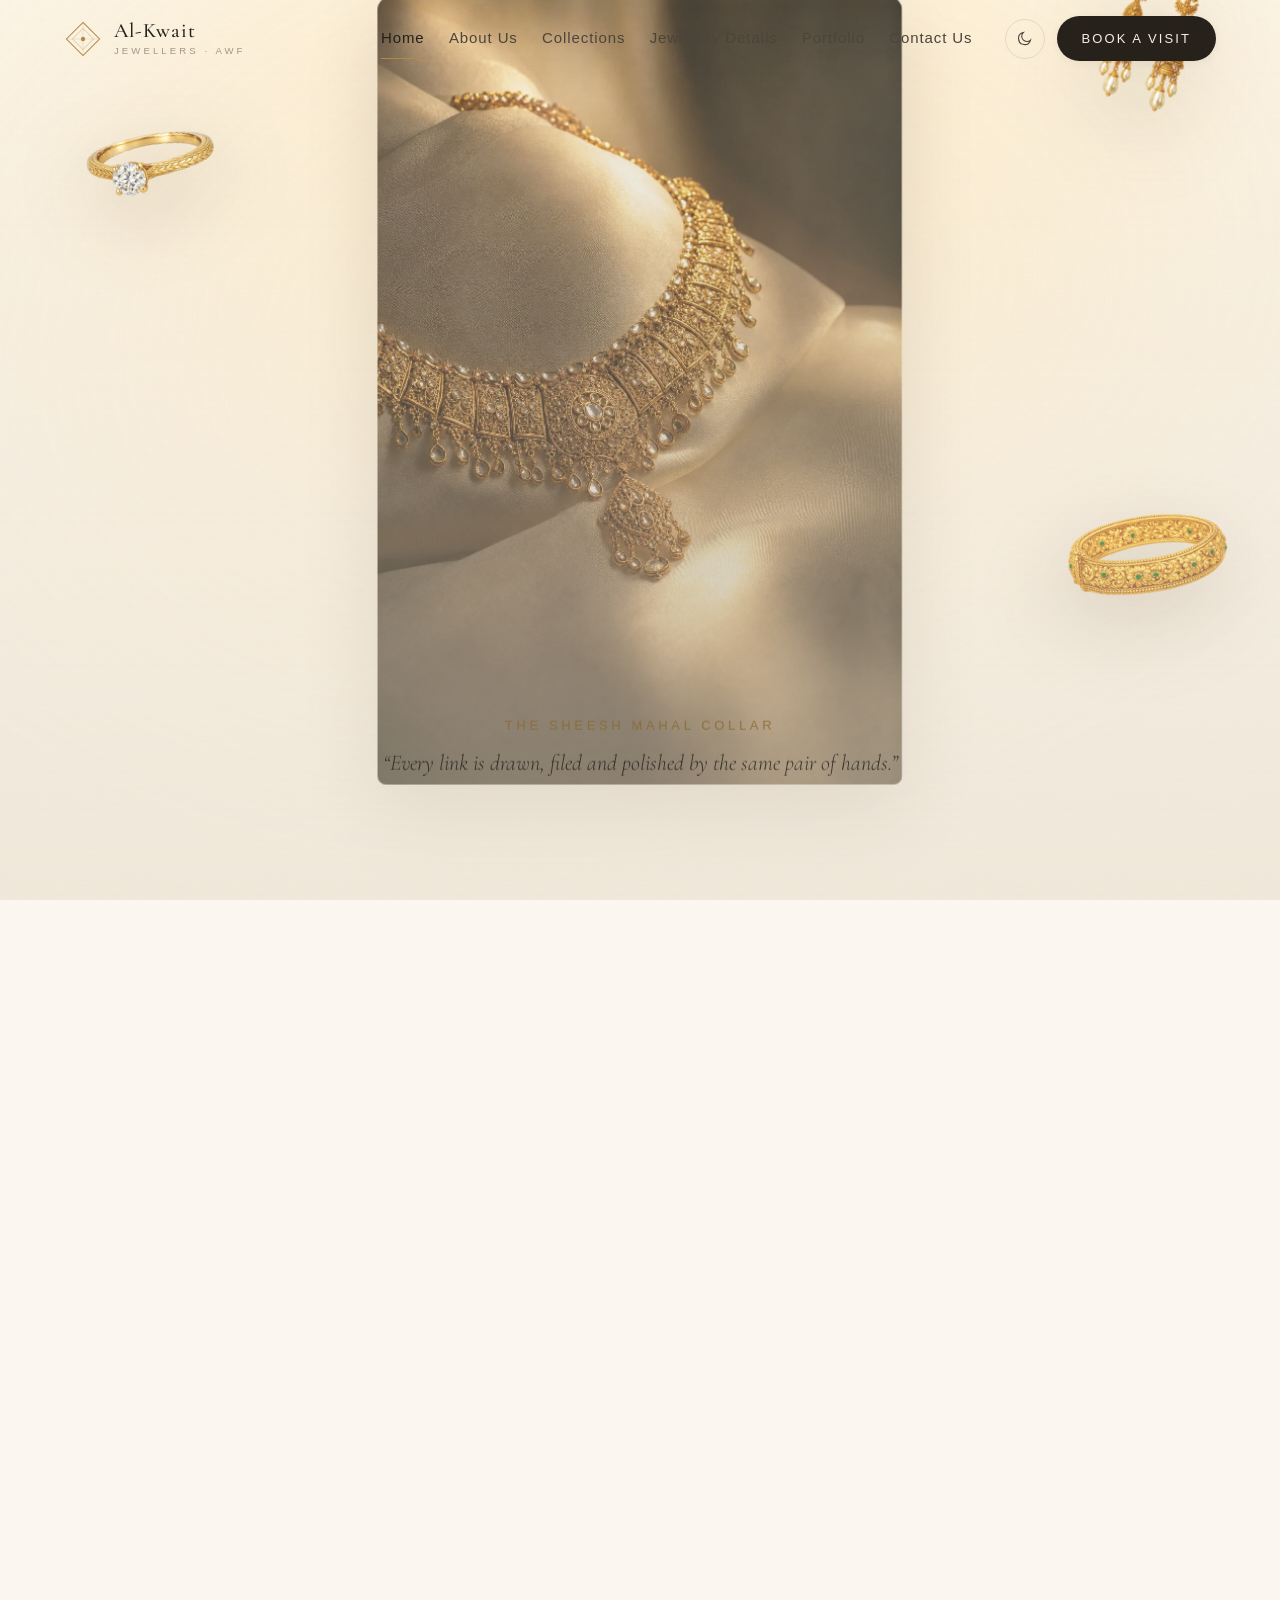
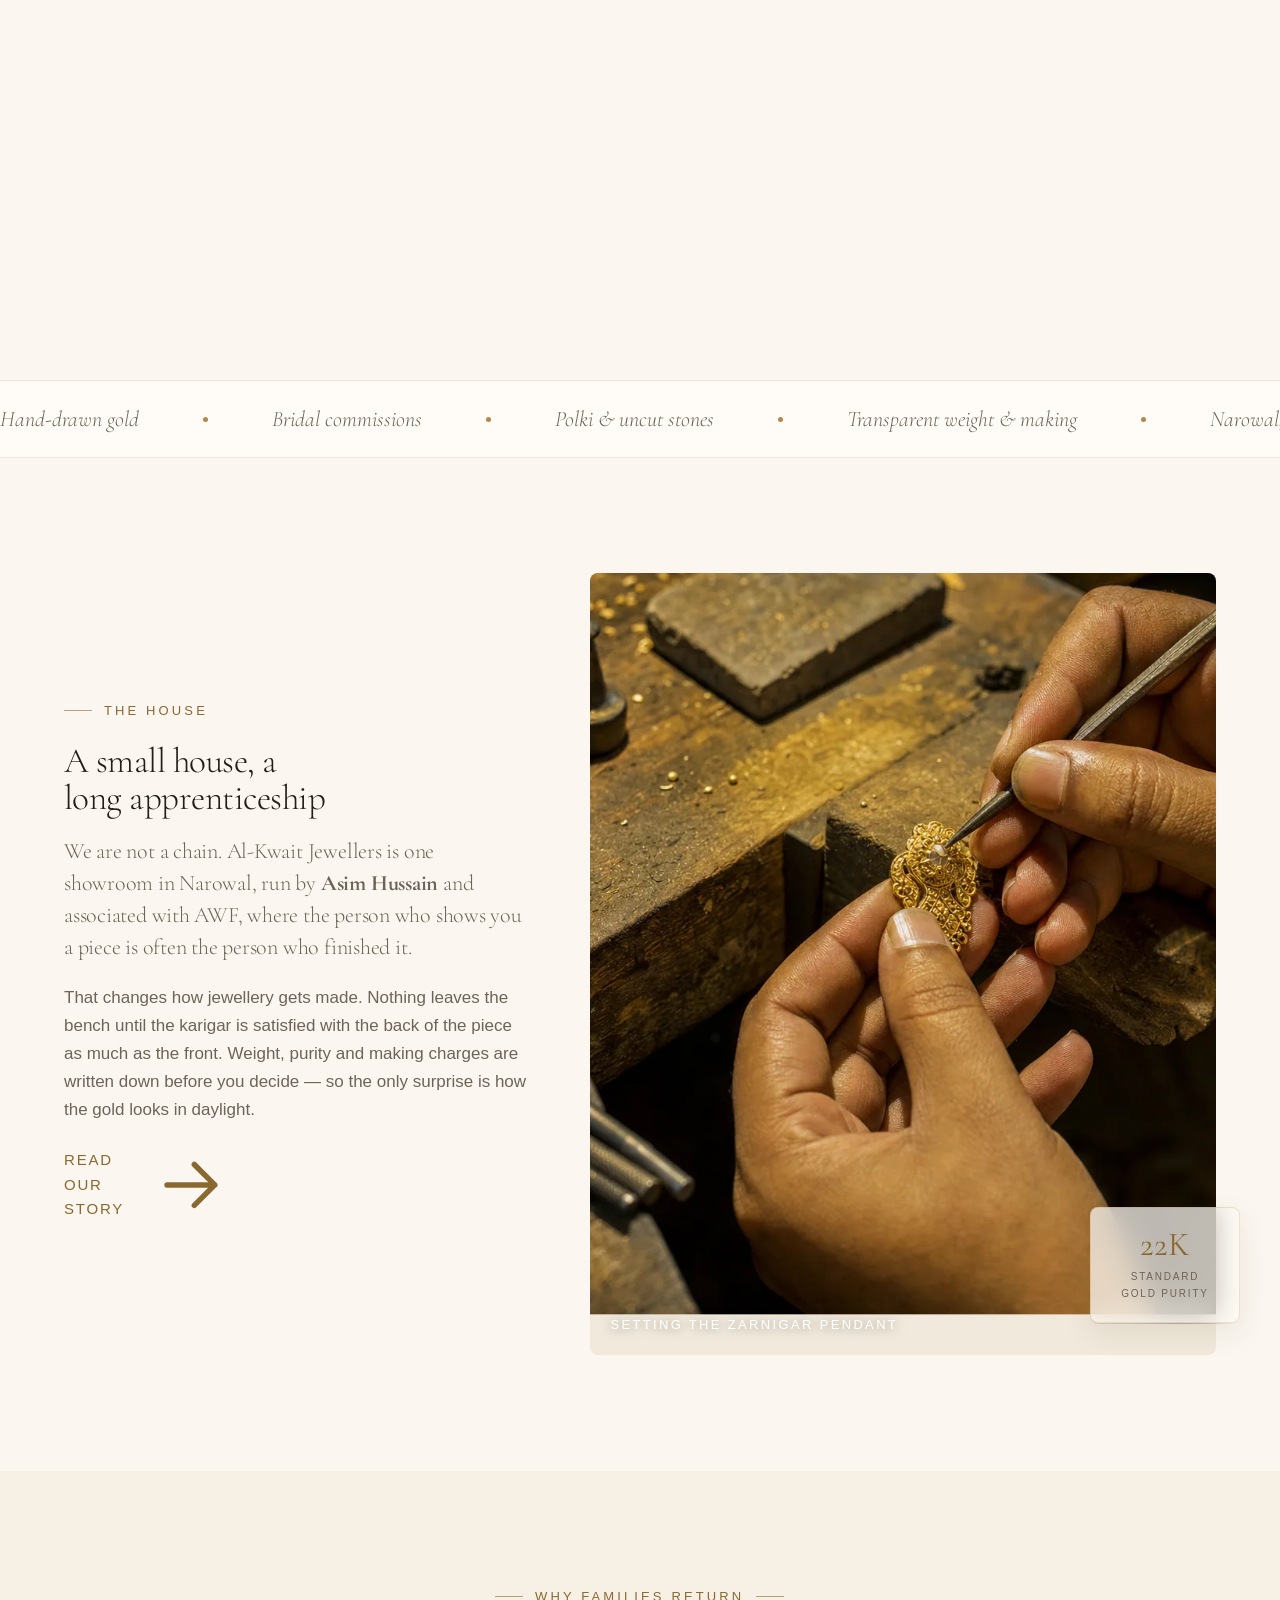
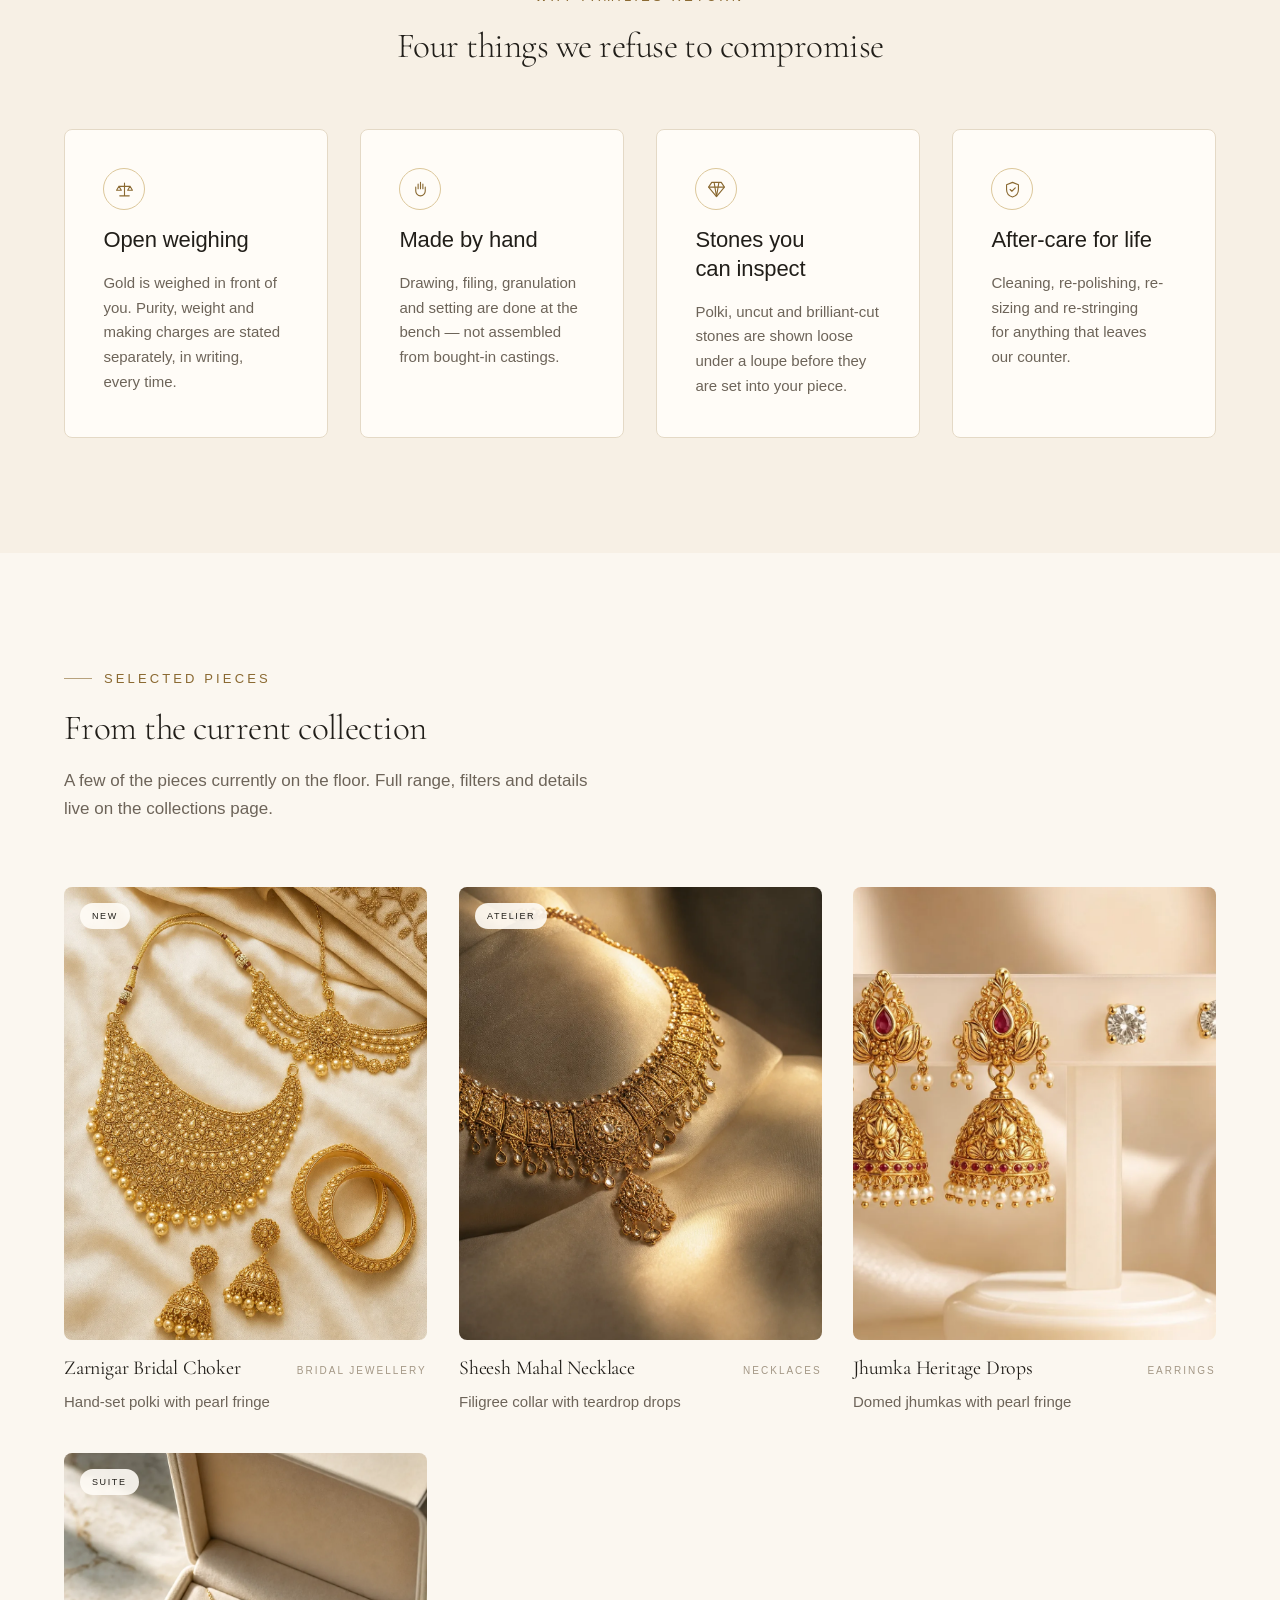
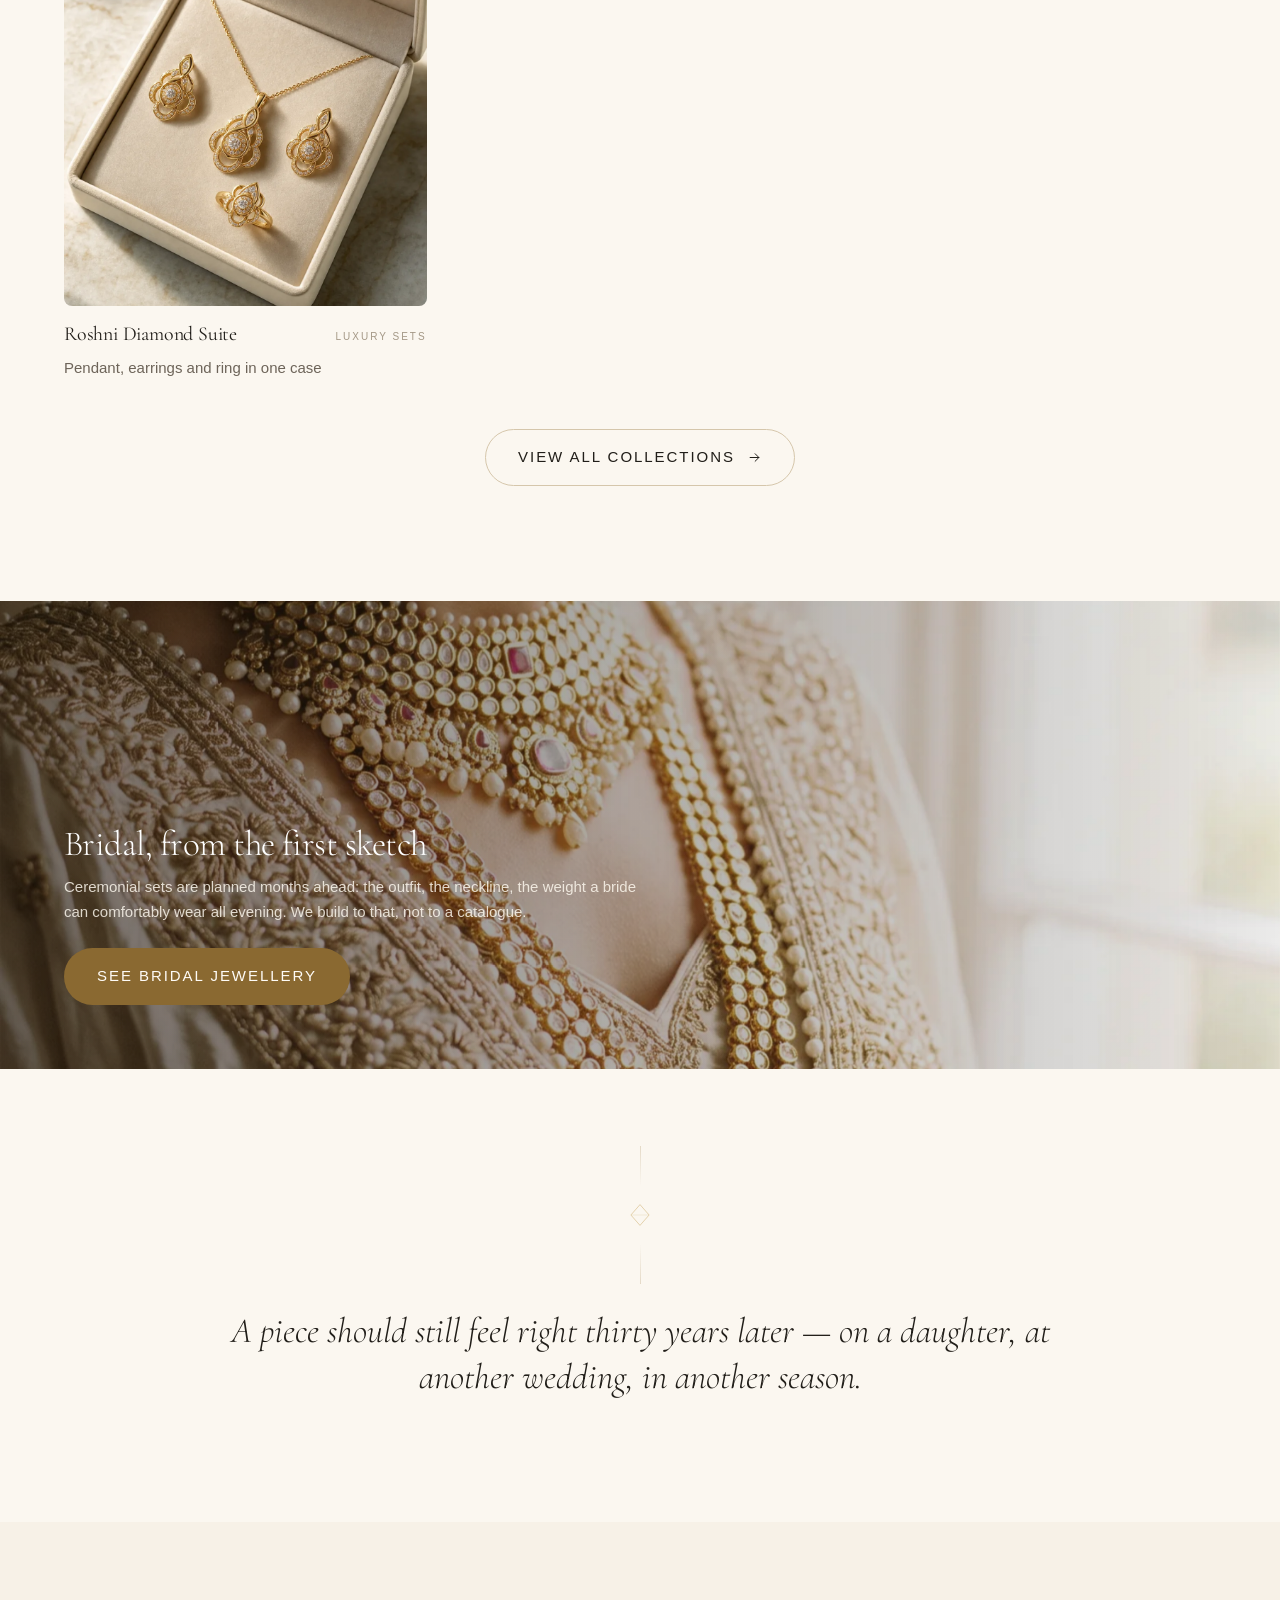
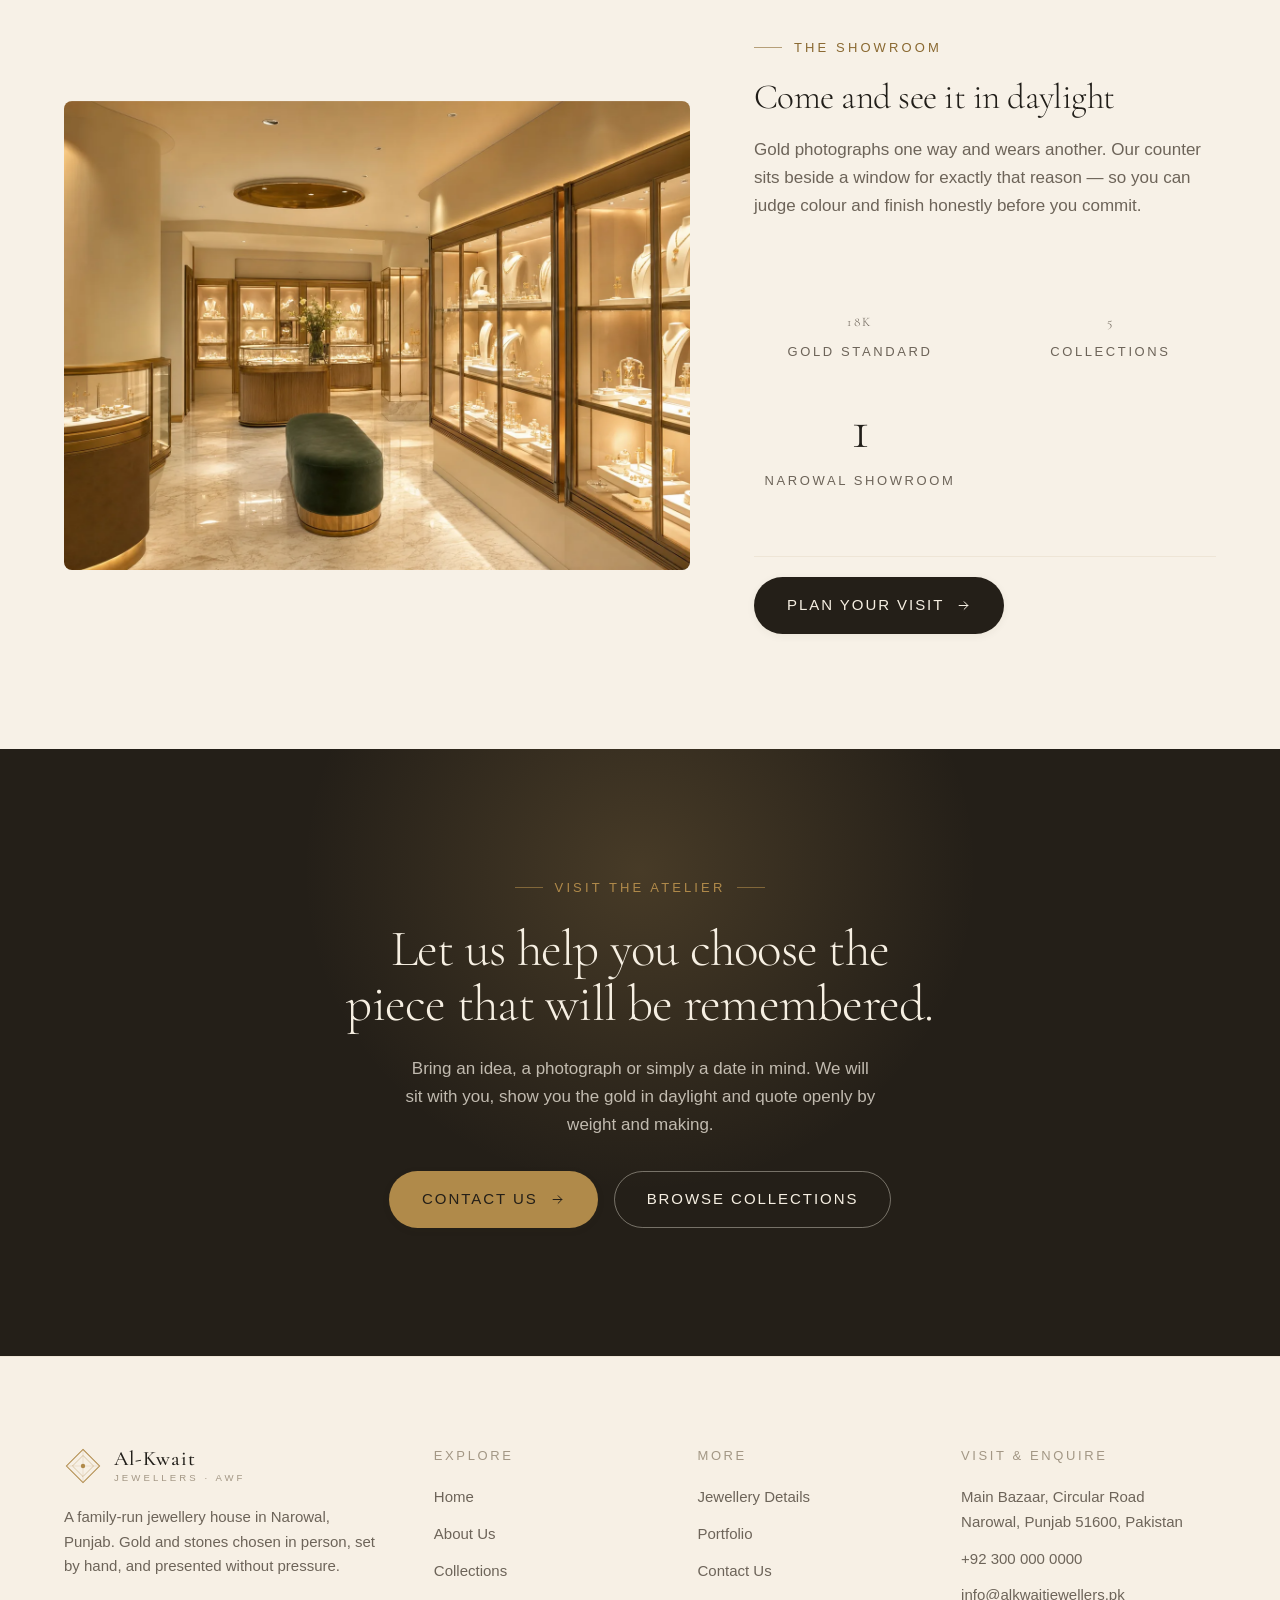
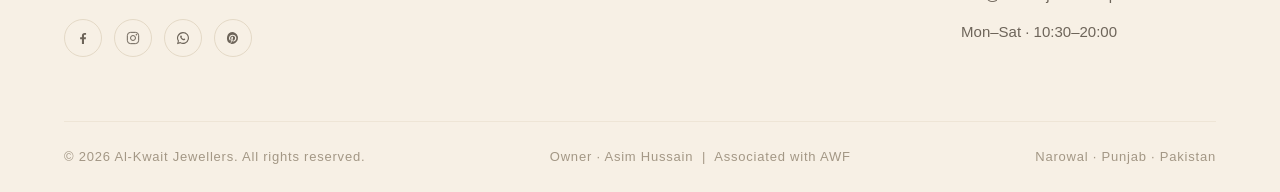
<file: WEB_PROJECTS/PROJECT 2/index.html>
<!DOCTYPE html>
<html lang="en" data-theme="light">
<head>
  <meta charset="utf-8">
  <meta name="viewport" content="width=device-width, initial-scale=1">
  <title>Fine Gold &amp; Bridal Jewellery — Al-Kwait Jewellers | Narowal, Pakistan</title>
  <meta name="description" content="Al-Kwait Jewellers — a family-run fine jewellery house in Narowal, Punjab. Hand-crafted gold, bridal sets, and made-to-order pieces. Owner: Asim Hussain. Associated with AWF.">
  <meta name="theme-color" content="#fbf7f0">
  <meta property="og:type" content="website">
  <meta property="og:title" content="Fine Gold &amp; Bridal Jewellery — Al-Kwait Jewellers">
  <meta property="og:description" content="Al-Kwait Jewellers — a family-run fine jewellery house in Narowal, Punjab. Hand-crafted gold, bridal sets, and made-to-order pieces. Owner: Asim Hussain. Associated with AWF.">
  <meta property="og:image" content="img/hero-necklace.webp">
  <link rel="icon" href="data:image/svg+xml,%3Csvg xmlns='http://www.w3.org/2000/svg' viewBox='0 0 40 40'%3E%3Crect width='40' height='40' fill='%23fbf7f0'/%3E%3Cpath d='M20 5 35 20 20 35 5 20Z' fill='none' stroke='%23b08a4a' stroke-width='2'/%3E%3Ccircle cx='20' cy='20' r='3' fill='%23b08a4a'/%3E%3C/svg%3E">
  <link rel="preconnect" href="https://fonts.googleapis.com">
  <link rel="preconnect" href="https://fonts.gstatic.com" crossorigin>
  <link rel="preconnect" href="https://api.fontshare.com" crossorigin>
  <link href="https://fonts.googleapis.com/css2?family=Cormorant+Garamond:ital,wght@0,300;0,400;0,500;1,300;1,400&display=swap" rel="stylesheet">
  <link href="https://api.fontshare.com/v2/css?f[]=switzer@300,400,500,600&display=swap" rel="stylesheet">
  <link rel="stylesheet" href="base.css">
  <link rel="stylesheet" href="style.css">
</head>
<body class="page-enter">
  <a class="skip-link" href="#main">Skip to content</a>

  <div class="curtain" aria-hidden="true">
    <div class="curtain__mark"><svg viewBox="0 0 40 40" fill="none" aria-hidden="true">
        <path d="M20 2.6 37.4 20 20 37.4 2.6 20Z" stroke="currentColor" stroke-width="1.1"/>
        <path d="M20 8.9 31.1 20 20 31.1 8.9 20Z" stroke="currentColor" stroke-width=".75" opacity=".55"/>
        <path d="M2.6 20h34.8M20 2.6v34.8" stroke="currentColor" stroke-width=".6" opacity=".3"/>
        <circle cx="20" cy="20" r="2.3" fill="currentColor"/>
      </svg></div>
    <div class="curtain__line"></div>
  </div>

  <div class="progress" aria-hidden="true"></div>

  <header class="header">
    <div class="header__inner">
      <a class="brand" data-page-link href="index.html" aria-label="Al-Kwait Jewellers — home">
        <svg class="brand__mark" viewBox="0 0 40 40" fill="none" aria-hidden="true">
        <path d="M20 2.6 37.4 20 20 37.4 2.6 20Z" stroke="currentColor" stroke-width="1.1"/>
        <path d="M20 8.9 31.1 20 20 31.1 8.9 20Z" stroke="currentColor" stroke-width=".75" opacity=".55"/>
        <path d="M2.6 20h34.8M20 2.6v34.8" stroke="currentColor" stroke-width=".6" opacity=".3"/>
        <circle cx="20" cy="20" r="2.3" fill="currentColor"/>
      </svg>
        <span class="brand__text">
          <span class="brand__name">Al-Kwait</span>
          <span class="brand__sub">Jewellers &middot; AWF</span>
        </span>
      </a>
      <nav class="nav" aria-label="Primary">
        <a class="nav__link" data-page-link href="index.html" aria-current="page">Home</a>
        <a class="nav__link" data-page-link href="about.html">About Us</a>
        <a class="nav__link" data-page-link href="collections.html">Collections</a>
        <a class="nav__link" data-page-link href="jewellery.html">Jewellery Details</a>
        <a class="nav__link" data-page-link href="portfolio.html">Portfolio</a>
        <a class="nav__link" data-page-link href="contact.html">Contact Us</a>
      </nav>
      <div class="header__actions">
        <button class="icon-btn" data-theme-toggle type="button" aria-label="Switch appearance"></button>
        <a class="btn btn--primary header__cta" data-page-link href="contact.html">Book a Visit</a>
        <button class="burger" type="button" aria-label="Open menu" aria-expanded="false" aria-controls="drawer">
          <span></span><span></span><span></span>
        </button>
      </div>
    </div>
  </header>

  <div class="drawer" id="drawer" aria-hidden="true">
    <ul class="drawer__list">
      <li class="drawer__item" style="--i:0"><a class="drawer__link" data-page-link href="index.html" aria-current="page"><span class="drawer__num">01</span>Home</a></li>
        <li class="drawer__item" style="--i:1"><a class="drawer__link" data-page-link href="about.html"><span class="drawer__num">02</span>About Us</a></li>
        <li class="drawer__item" style="--i:2"><a class="drawer__link" data-page-link href="collections.html"><span class="drawer__num">03</span>Collections</a></li>
        <li class="drawer__item" style="--i:3"><a class="drawer__link" data-page-link href="jewellery.html"><span class="drawer__num">04</span>Jewellery Details</a></li>
        <li class="drawer__item" style="--i:4"><a class="drawer__link" data-page-link href="portfolio.html"><span class="drawer__num">05</span>Portfolio</a></li>
        <li class="drawer__item" style="--i:5"><a class="drawer__link" data-page-link href="contact.html"><span class="drawer__num">06</span>Contact Us</a></li>
    </ul>
    <div class="drawer__foot">
      <a href="tel:+923000000000">+92 300 000 0000</a>
      <a href="mailto:info@alkwaitjewellers.pk">info@alkwaitjewellers.pk</a>
      <span>Main Bazaar, Circular Road, Narowal, Punjab 51600, Pakistan</span>
    </div>
  </div>

  <main id="main">

    <!-- ============================ CINEMATIC HERO ============================ -->
    <section class="hero" aria-labelledby="hero-title">
      <div class="hero__stage">
        <span class="hero__beam" aria-hidden="true"></span>
        <div class="hero__particles" aria-hidden="true"></div>

        <div class="hero__layers" aria-hidden="true">
          <div class="hero__float hero__float--earrings" data-depth="1.25">
            <img src="float-earrings.webp" alt="" width="400" height="600" fetchpriority="low">
          </div>
          <div class="hero__float hero__float--ring" data-depth="0.85">
            <img src="float-ring.webp" alt="" width="400" height="400">
          </div>
          <div class="hero__plate">
            <img src="hero-necklace.webp" alt="A hand-crafted 22-karat gold collar resting on ivory silk" width="1024" height="1536" fetchpriority="high">
          </div>
          <div class="hero__float hero__float--bangle" data-depth="1.05">
            <img src="float-bangle.webp" alt="" width="600" height="400">
          </div>
        </div>

        <div class="hero__copy">
          <span class="eyebrow eyebrow--center hero__eyebrow">Narowal &middot; Punjab &middot; Since generations</span>
          <h1 class="hero__title" id="hero-title">Gold that carries<br><em>a family's story</em></h1>
          <p class="hero__statement">Al-Kwait Jewellers is a family-run house of fine gold and bridal jewellery &mdash; drawn by hand, set stone by stone, and chosen with you across the counter.</p>
          <div class="hero__actions">
            <a class="btn btn--primary" data-page-link href="collections.html">Explore Collection <svg viewBox="0 0 24 24" fill="none" stroke="currentColor" stroke-width="1.6" stroke-linecap="round" stroke-linejoin="round" aria-hidden="true"><path d="M5 12h14M13 6l6 6-6 6"/></svg></a>
            <a class="btn btn--ghost" data-page-link href="portfolio.html">View Portfolio</a>
          </div>
        </div>

        <div class="hero__beat">
          <span>The Sheesh Mahal Collar</span>
          <p>&ldquo;Every link is drawn, filed and polished by the same pair of hands.&rdquo;</p>
        </div>

        <div class="hero__cue" aria-hidden="true">
          <i></i>
          <span>Scroll</span>
        </div>

        <div class="hero__tone" aria-hidden="true"></div>
      </div>
    </section>

    <!-- ============================ MARQUEE BAND ============================ -->
    <div class="band" aria-hidden="true">
      <div class="band__track">
        <span class="band__item">Hand-drawn gold</span>
        <span class="band__item">Bridal commissions</span>
        <span class="band__item">Polki &amp; uncut stones</span>
        <span class="band__item">Transparent weight &amp; making</span>
        <span class="band__item">Narowal, Punjab</span>
        <span class="band__item">Hand-drawn gold</span>
        <span class="band__item">Bridal commissions</span>
        <span class="band__item">Polki &amp; uncut stones</span>
        <span class="band__item">Transparent weight &amp; making</span>
        <span class="band__item">Narowal, Punjab</span>
      </div>
    </div>

    <!-- ============================ INTRODUCTION ============================ -->
    <section class="section">
      <div class="shell">
        <div class="split split--wide-right split--flip">
          <div class="split__body">
            <span class="eyebrow reveal">The House</span>
            <h2 class="reveal" style="--d:60ms" data-split>A small house, a long apprenticeship</h2>
            <p class="lede reveal" style="--d:120ms">We are not a chain. Al-Kwait Jewellers is one showroom in Narowal, run by <strong>Asim Hussain</strong> and associated with AWF, where the person who shows you a piece is often the person who finished it.</p>
            <p class="reveal" style="--d:180ms">That changes how jewellery gets made. Nothing leaves the bench until the karigar is satisfied with the back of the piece as much as the front. Weight, purity and making charges are written down before you decide &mdash; so the only surprise is how the gold looks in daylight.</p>
            <div class="reveal" style="--d:240ms">
              <a class="link" data-page-link href="about.html">Read our story <svg viewBox="0 0 24 24" fill="none" stroke="currentColor" stroke-width="1.6" stroke-linecap="round" stroke-linejoin="round" aria-hidden="true"><path d="M5 12h14M13 6l6 6-6 6"/></svg></a>
            </div>
          </div>
          <div class="split__media reveal-mask" data-parallax-host>
            <figure class="figure">
              <img src="craft-hands.webp" alt="A goldsmith setting a stone into a gold pendant at the workbench" loading="lazy" decoding="async" width="1500" height="1000" data-parallax="8">
              <figcaption>Setting the Zarnigar pendant</figcaption>
            </figure>
            <div class="split__badge">
              <strong>22K</strong>
              <span>Standard gold purity</span>
            </div>
          </div>
        </div>
      </div>
    </section>

    <!-- ============================ VALUES ============================ -->
    <section class="section section--tinted">
      <div class="shell">
        <div class="section-head section-head--center">
          <span class="eyebrow eyebrow--center reveal">Why families return</span>
          <h2 class="reveal" style="--d:60ms" data-split>Four things we refuse to compromise</h2>
        </div>
        <div class="grid-4">
          <article class="card reveal">
            <span class="card__icon"><svg viewBox="0 0 24 24" fill="none" stroke="currentColor" stroke-width="1.4" stroke-linecap="round" stroke-linejoin="round"><path d="M12 4v16M6 20h12M5 8h14M5 8l-3 5h6zM19 8l3 5h-6z"/></svg></span>
            <h3>Open weighing</h3>
            <p>Gold is weighed in front of you. Purity, weight and making charges are stated separately, in writing, every time.</p>
          </article>
          <article class="card reveal" style="--d:80ms">
            <span class="card__icon"><svg viewBox="0 0 24 24" fill="none" stroke="currentColor" stroke-width="1.4" stroke-linecap="round" stroke-linejoin="round"><path d="M12 3v8M9 5v6M15 5v6M6 9v5a6 6 0 0 0 12 0V9"/></svg></span>
            <h3>Made by hand</h3>
            <p>Drawing, filing, granulation and setting are done at the bench &mdash; not assembled from bought-in castings.</p>
          </article>
          <article class="card reveal" style="--d:160ms">
            <span class="card__icon"><svg viewBox="0 0 24 24" fill="none" stroke="currentColor" stroke-width="1.4" stroke-linejoin="round"><path d="M6 3h12l4 6-10 12L2 9z"/><path d="M2 9h20M9 3l3 18M15 3l-3 18"/></svg></span>
            <h3>Stones you can inspect</h3>
            <p>Polki, uncut and brilliant-cut stones are shown loose under a loupe before they are set into your piece.</p>
          </article>
          <article class="card reveal" style="--d:240ms">
            <span class="card__icon"><svg viewBox="0 0 24 24" fill="none" stroke="currentColor" stroke-width="1.4" stroke-linecap="round" stroke-linejoin="round"><path d="M12 3l7.5 3v6c0 4.4-3 8.1-7.5 9.5C7.5 20.1 4.5 16.4 4.5 12V6z"/><path d="M9 12l2.2 2.2L15.5 10"/></svg></span>
            <h3>After-care for life</h3>
            <p>Cleaning, re-polishing, re-sizing and re-stringing for anything that leaves our counter.</p>
          </article>
        </div>
      </div>
    </section>

    <!-- ============================ COLLECTIONS PREVIEW ============================ -->
    <section class="section">
      <div class="shell">
        <div class="section-head">
          <span class="eyebrow reveal">Selected pieces</span>
          <h2 class="reveal" style="--d:60ms" data-split>From the current collection</h2>
          <p class="reveal" style="--d:120ms">A few of the pieces currently on the floor. Full range, filters and details live on the collections page.</p>
        </div>
        <div class="products">
        <article class="product reveal" data-category="bridal" style="--d:0ms">
          <a data-page-link href="jewellery.html" aria-label="Zarnigar Bridal Choker — view details">
            <div class="product__media">
              <img src="cat-bridal.webp" alt="Zarnigar Bridal Choker — Hand-set polki with pearl fringe" loading="lazy" decoding="async" width="1200" height="1500">
              <span class="product__veil" aria-hidden="true"></span>
              <span class="product__tag">New</span>
              <span class="product__action">View Details</span>
            </div>
            <div class="product__meta" style="margin-top:var(--space-4)">
              <h3 class="product__name">Zarnigar Bridal Choker</h3>
              <span class="product__cat">Bridal Jewellery</span>
            </div>
          </a>
          <p class="product__note">Hand-set polki with pearl fringe</p>
        </article>
        <article class="product reveal" data-category="necklaces" style="--d:70ms">
          <a data-page-link href="jewellery.html" aria-label="Sheesh Mahal Necklace — view details">
            <div class="product__media">
              <img src="hero-necklace.webp" alt="Sheesh Mahal Necklace — Filigree collar with teardrop drops" loading="lazy" decoding="async" width="1200" height="1500">
              <span class="product__veil" aria-hidden="true"></span>
              <span class="product__tag">Atelier</span>
              <span class="product__action">View Details</span>
            </div>
            <div class="product__meta" style="margin-top:var(--space-4)">
              <h3 class="product__name">Sheesh Mahal Necklace</h3>
              <span class="product__cat">Necklaces</span>
            </div>
          </a>
          <p class="product__note">Filigree collar with teardrop drops</p>
        </article>
        <article class="product reveal" data-category="earrings" style="--d:140ms">
          <a data-page-link href="jewellery.html" aria-label="Jhumka Heritage Drops — view details">
            <div class="product__media">
              <img src="cat-earrings.webp" alt="Jhumka Heritage Drops — Domed jhumkas with pearl fringe" loading="lazy" decoding="async" width="1200" height="1500">
              <span class="product__veil" aria-hidden="true"></span>
              
              <span class="product__action">View Details</span>
            </div>
            <div class="product__meta" style="margin-top:var(--space-4)">
              <h3 class="product__name">Jhumka Heritage Drops</h3>
              <span class="product__cat">Earrings</span>
            </div>
          </a>
          <p class="product__note">Domed jhumkas with pearl fringe</p>
        </article>
        <article class="product reveal" data-category="sets" style="--d:210ms">
          <a data-page-link href="jewellery.html" aria-label="Roshni Diamond Suite — view details">
            <div class="product__media">
              <img src="cat-sets.webp" alt="Roshni Diamond Suite — Pendant, earrings and ring in one case" loading="lazy" decoding="async" width="1200" height="1500">
              <span class="product__veil" aria-hidden="true"></span>
              <span class="product__tag">Suite</span>
              <span class="product__action">View Details</span>
            </div>
            <div class="product__meta" style="margin-top:var(--space-4)">
              <h3 class="product__name">Roshni Diamond Suite</h3>
              <span class="product__cat">Luxury Sets</span>
            </div>
          </a>
          <p class="product__note">Pendant, earrings and ring in one case</p>
        </article>
        </div>
        <div class="reveal" style="margin-top:var(--space-12);text-align:center">
          <a class="btn btn--ghost" data-page-link href="collections.html">View all collections <svg viewBox="0 0 24 24" fill="none" stroke="currentColor" stroke-width="1.6" stroke-linecap="round" stroke-linejoin="round" aria-hidden="true"><path d="M5 12h14M13 6l6 6-6 6"/></svg></a>
        </div>
      </div>
    </section>

    <!-- ============================ BRIDAL BANNER ============================ -->
    <section class="banner" data-parallax-host aria-labelledby="bridal-h">
      <img src="bridal-editorial.webp" alt="A bride wearing a layered gold and pearl bridal set" loading="lazy" decoding="async" width="1500" height="2009" data-parallax="10">
      <span class="banner__veil" aria-hidden="true"></span>
      <div class="banner__copy">
        <h2 id="bridal-h" class="reveal">Bridal, from the first sketch</h2>
        <p class="reveal" style="--d:80ms">Ceremonial sets are planned months ahead: the outfit, the neckline, the weight a bride can comfortably wear all evening. We build to that, not to a catalogue.</p>
        <div class="reveal" style="--d:160ms;margin-top:var(--space-6)">
          <a class="btn btn--gold" data-page-link href="collections.html">See bridal jewellery</a>
        </div>
      </div>
    </section>

    <!-- ============================ QUOTE ============================ -->
    <section class="section section--tight">
      <div class="shell">
        <div class="quote-block">
          <div class="divider-mark reveal" aria-hidden="true"><svg viewBox="0 0 40 40" fill="none" aria-hidden="true"><path d="M20 4 34 20 20 36 6 20Z" stroke="currentColor" stroke-width="1.2"/><path d="M6 20h28" stroke="currentColor" stroke-width=".8" opacity=".6"/></svg></div>
          <blockquote class="quote reveal" style="--d:80ms">A piece should still feel right thirty years later &mdash; on a daughter, at another wedding, in another season.</blockquote>
          <cite class="reveal" style="--d:160ms">Asim Hussain &middot; Owner, Al-Kwait Jewellers</cite>
        </div>
      </div>
    </section>

    <!-- ============================ SHOWROOM ============================ -->
    <section class="section section--surface">
      <div class="shell">
        <div class="split split--wide-left">
          <div class="split__media reveal-mask" data-parallax-host>
            <figure class="figure" style="aspect-ratio:4/3">
              <img src="store-interior.webp" alt="The warmly lit interior of the Al-Kwait Jewellers showroom in Narowal" loading="lazy" decoding="async" width="1500" height="1000" data-parallax="7">
            </figure>
          </div>
          <div class="split__body">
            <span class="eyebrow reveal">The showroom</span>
            <h2 class="reveal" style="--d:60ms" data-split>Come and see it in daylight</h2>
            <p class="reveal" style="--d:120ms">Gold photographs one way and wears another. Our counter sits beside a window for exactly that reason &mdash; so you can judge colour and finish honestly before you commit.</p>
            <div class="stats reveal" style="--d:180ms;border-top:0">
              <div class="stat"><strong><span data-count-to="22" data-suffix="K"></span></strong><span>Gold standard</span></div>
              <div class="stat"><strong><span data-count-to="6" data-suffix=""></span></strong><span>Collections</span></div>
              <div class="stat"><strong>1</strong><span>Narowal showroom</span></div>
            </div>
            <div class="reveal" style="--d:240ms">
              <a class="btn btn--primary" data-page-link href="contact.html">Plan your visit <svg viewBox="0 0 24 24" fill="none" stroke="currentColor" stroke-width="1.6" stroke-linecap="round" stroke-linejoin="round" aria-hidden="true"><path d="M5 12h14M13 6l6 6-6 6"/></svg></a>
            </div>
          </div>
        </div>
      </div>
    </section>

    <section class="cta">
      <div class="shell cta__inner">
        <span class="eyebrow eyebrow--center">Visit the atelier</span>
        <h2 data-split>Let us help you choose the piece that will be remembered.</h2>
        <p class="reveal">Bring an idea, a photograph or simply a date in mind. We will sit with you, show you the gold in daylight and quote openly by weight and making.</p>
        <div class="cta__actions reveal" style="--d:120ms">
          <a class="btn btn--primary" data-page-link href="contact.html">Contact Us <svg viewBox="0 0 24 24" fill="none" stroke="currentColor" stroke-width="1.6" stroke-linecap="round" stroke-linejoin="round" aria-hidden="true"><path d="M5 12h14M13 6l6 6-6 6"/></svg></a>
          <a class="btn btn--ghost" data-page-link href="collections.html">Browse Collections</a>
        </div>
      </div>
    </section>
  </main>

  <footer class="footer">
    <div class="shell">
      <div class="footer__grid">
        <div class="footer__brand">
          <a class="brand" data-page-link href="index.html" aria-label="Al-Kwait Jewellers — home">
            <svg class="brand__mark" viewBox="0 0 40 40" fill="none" aria-hidden="true">
        <path d="M20 2.6 37.4 20 20 37.4 2.6 20Z" stroke="currentColor" stroke-width="1.1"/>
        <path d="M20 8.9 31.1 20 20 31.1 8.9 20Z" stroke="currentColor" stroke-width=".75" opacity=".55"/>
        <path d="M2.6 20h34.8M20 2.6v34.8" stroke="currentColor" stroke-width=".6" opacity=".3"/>
        <circle cx="20" cy="20" r="2.3" fill="currentColor"/>
      </svg>
            <span class="brand__text">
              <span class="brand__name">Al-Kwait</span>
              <span class="brand__sub">Jewellers &middot; AWF</span>
            </span>
          </a>
          <p>A family-run jewellery house in Narowal, Punjab. Gold and stones chosen in person, set by hand, and presented without pressure.</p>
          <div class="socials">
          <a href="#" aria-label="Facebook (link placeholder)"><svg viewBox="0 0 24 24" fill="currentColor" aria-hidden="true"><path d="M13.5 21v-7.3h2.6l.4-3h-3V8.8c0-.9.3-1.5 1.6-1.5h1.5V4.6c-.3 0-1.2-.1-2.3-.1-2.3 0-3.9 1.4-3.9 4v2.2H7.7v3h2.7V21z"/></svg></a>
          <a href="#" aria-label="Instagram (link placeholder)"><svg viewBox="0 0 24 24" fill="none" stroke="currentColor" stroke-width="1.5" aria-hidden="true"><rect x="3.5" y="3.5" width="17" height="17" rx="5"/><circle cx="12" cy="12" r="3.7"/><circle cx="17" cy="7" r="1.1" fill="currentColor" stroke="none"/></svg></a>
          <a href="#" aria-label="WhatsApp (link placeholder)"><svg viewBox="0 0 24 24" fill="currentColor" aria-hidden="true"><path d="M12 3a9 9 0 0 0-7.7 13.6L3 21.3l4.8-1.3A9 9 0 1 0 12 3zm0 1.7a7.3 7.3 0 0 1 0 14.6 7.2 7.2 0 0 1-3.7-1l-.3-.2-2.8.8.8-2.7-.2-.3A7.3 7.3 0 0 1 12 4.7zm-3 3.5c-.2 0-.5.1-.7.4-.2.3-.6.8-.6 1.6 0 .8.6 1.7.7 1.8.1.2 1.2 2.1 3.1 2.9 1.6.6 1.9.5 2.3.5.4 0 1.2-.5 1.4-1 .2-.5.2-.9.1-1l-1.4-.7c-.2-.1-.3 0-.5.1l-.6.7c-.1.1-.2.2-.4.1a5.3 5.3 0 0 1-2.5-2.2c-.1-.2 0-.3.1-.4l.4-.5c.1-.2.1-.3 0-.5l-.6-1.4c-.2-.4-.4-.4-.5-.4z"/></svg></a>
          <a href="#" aria-label="Pinterest (link placeholder)"><svg viewBox="0 0 24 24" fill="currentColor" aria-hidden="true"><path d="M12 3a9 9 0 0 0-3.3 17.4c-.1-.7-.2-1.7 0-2.5l1-4.2s-.3-.5-.3-1.3c0-1.3.7-2.2 1.6-2.2.8 0 1.1.6 1.1 1.3l-.8 3c-.2.8.4 1.5 1.2 1.5 1.5 0 2.6-1.9 2.6-4.2 0-1.9-1.3-3.3-3.5-3.3-2.4 0-3.9 1.8-3.9 3.8 0 .8.3 1.6.6 2 .1.1.1.2.1.3l-.2.9c0 .2-.2.2-.4.1-1.1-.5-1.8-2.1-1.8-3.4 0-2.7 2-5.2 5.7-5.2 3 0 5.3 2.1 5.3 5 0 3.1-1.9 5.4-4.6 5.4-.9 0-1.8-.5-2.1-1.1l-.6 2.2c-.2.8-.8 1.9-1.2 2.5A9 9 0 1 0 12 3z"/></svg></a>
          </div>
        </div>
        <div>
          <h4>Explore</h4>
          <nav class="footer__links" aria-label="Footer navigation">
          <a data-page-link href="index.html">Home</a>
          <a data-page-link href="about.html">About Us</a>
          <a data-page-link href="collections.html">Collections</a>
          </nav>
        </div>
        <div>
          <h4>More</h4>
          <nav class="footer__links" aria-label="Footer navigation continued">
          <a data-page-link href="jewellery.html">Jewellery Details</a>
          <a data-page-link href="portfolio.html">Portfolio</a>
          <a data-page-link href="contact.html">Contact Us</a>
          </nav>
        </div>
        <div>
          <h4>Visit &amp; Enquire</h4>
          <div class="footer__contact">
            <span>Main Bazaar, Circular Road<br>Narowal, Punjab 51600, Pakistan</span>
            <a href="tel:+923000000000">+92 300 000 0000</a>
            <a href="mailto:info@alkwaitjewellers.pk">info@alkwaitjewellers.pk</a>
            <span>Mon&ndash;Sat &middot; 10:30&ndash;20:00</span>
          </div>
        </div>
      </div>
      <div class="footer__bar">
        <p>&copy; <span data-year>2026</span> Al-Kwait Jewellers. All rights reserved.</p>
        <p>Owner &middot; Asim Hussain &nbsp;|&nbsp; Associated with AWF</p>
        <p>Narowal &middot; Punjab &middot; Pakistan</p>
      </div>
    </div>
  </footer>

  <script src="main.js" defer></script>
  <script src="hero.js" defer></script>
</body>
</html>
</file>
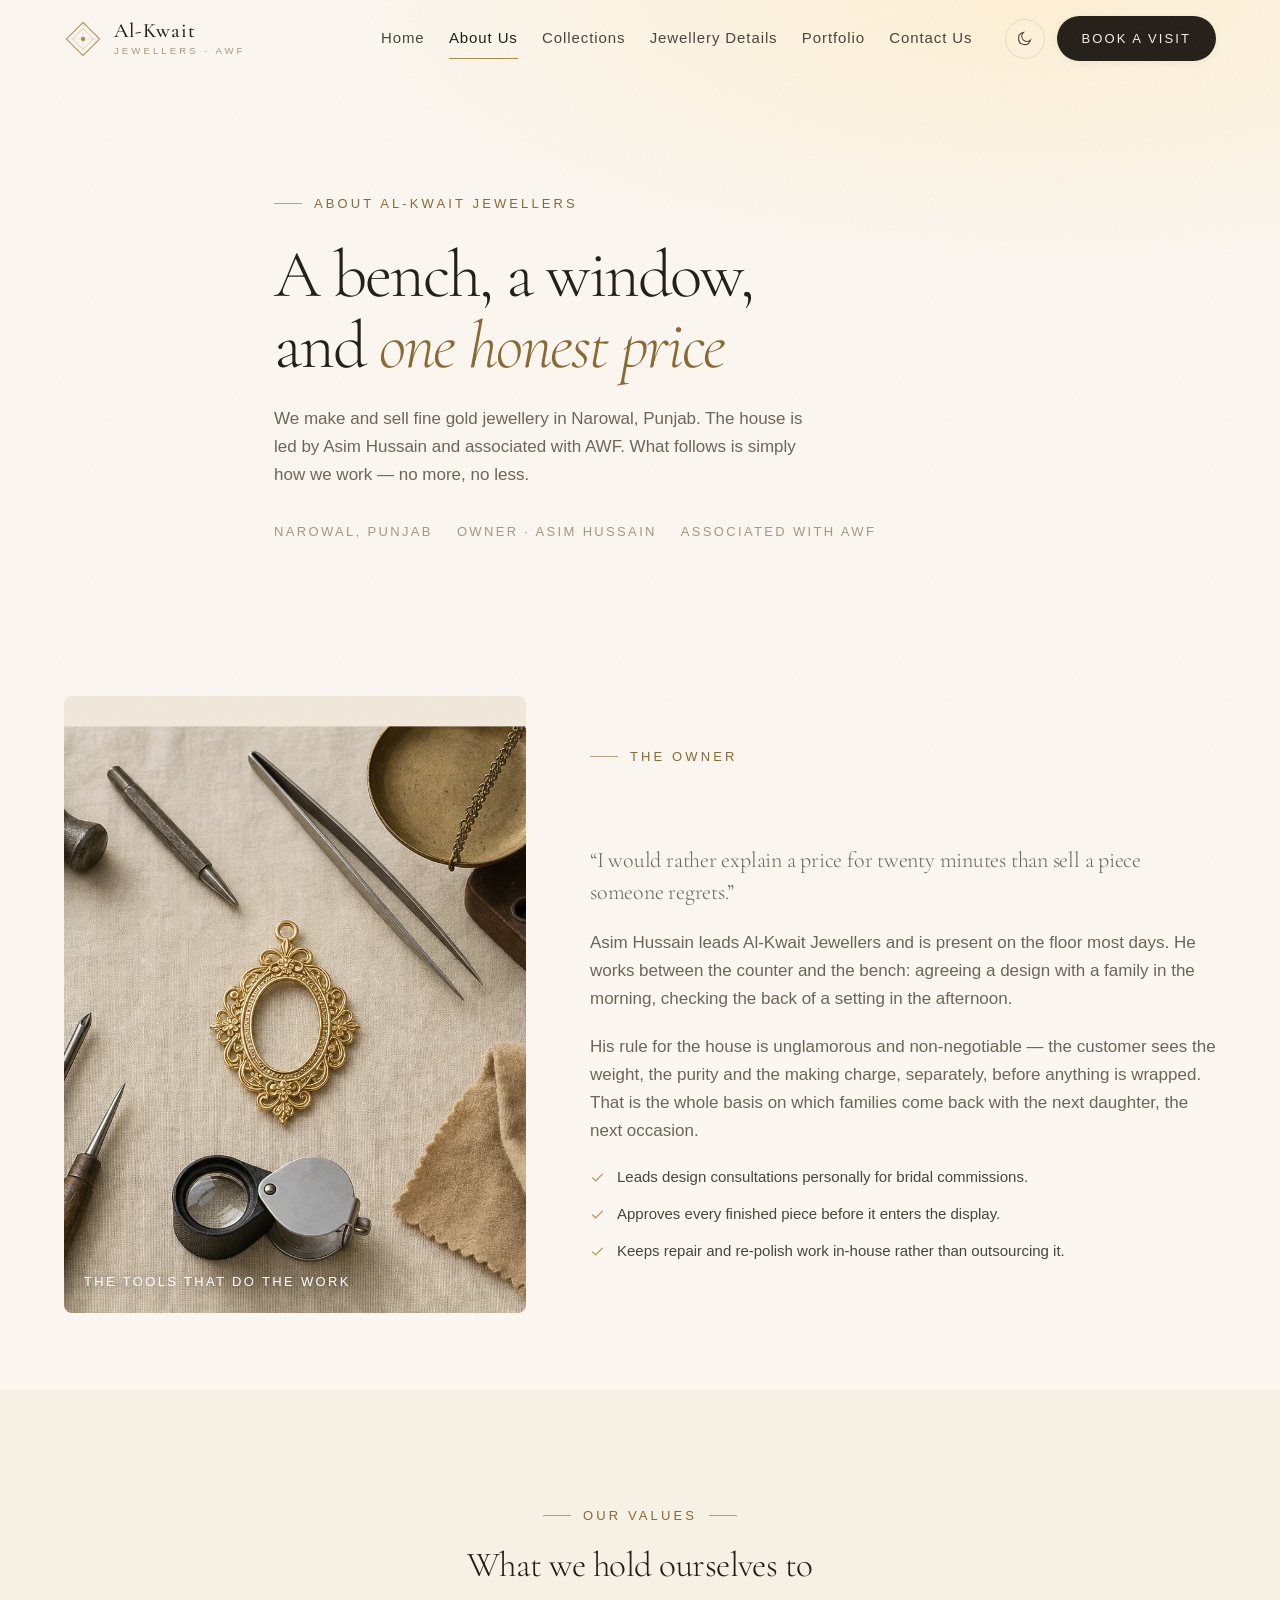
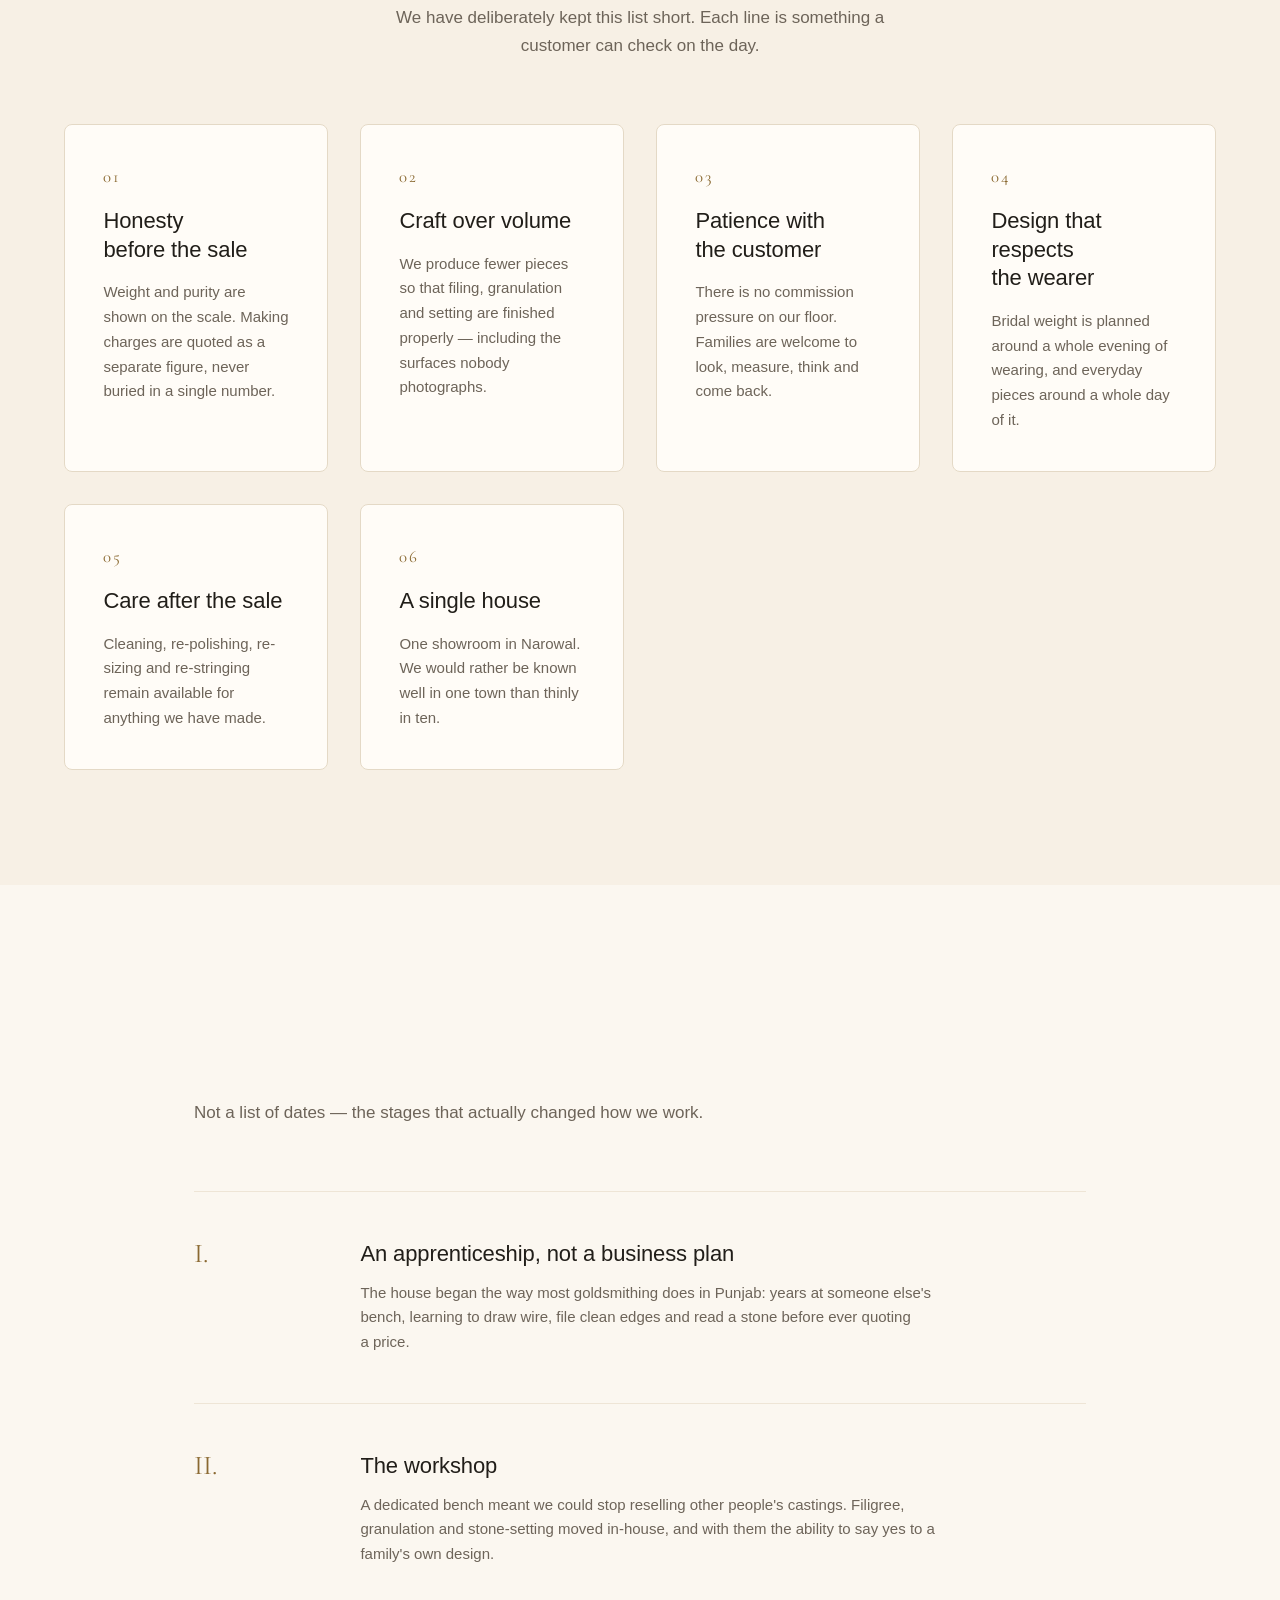
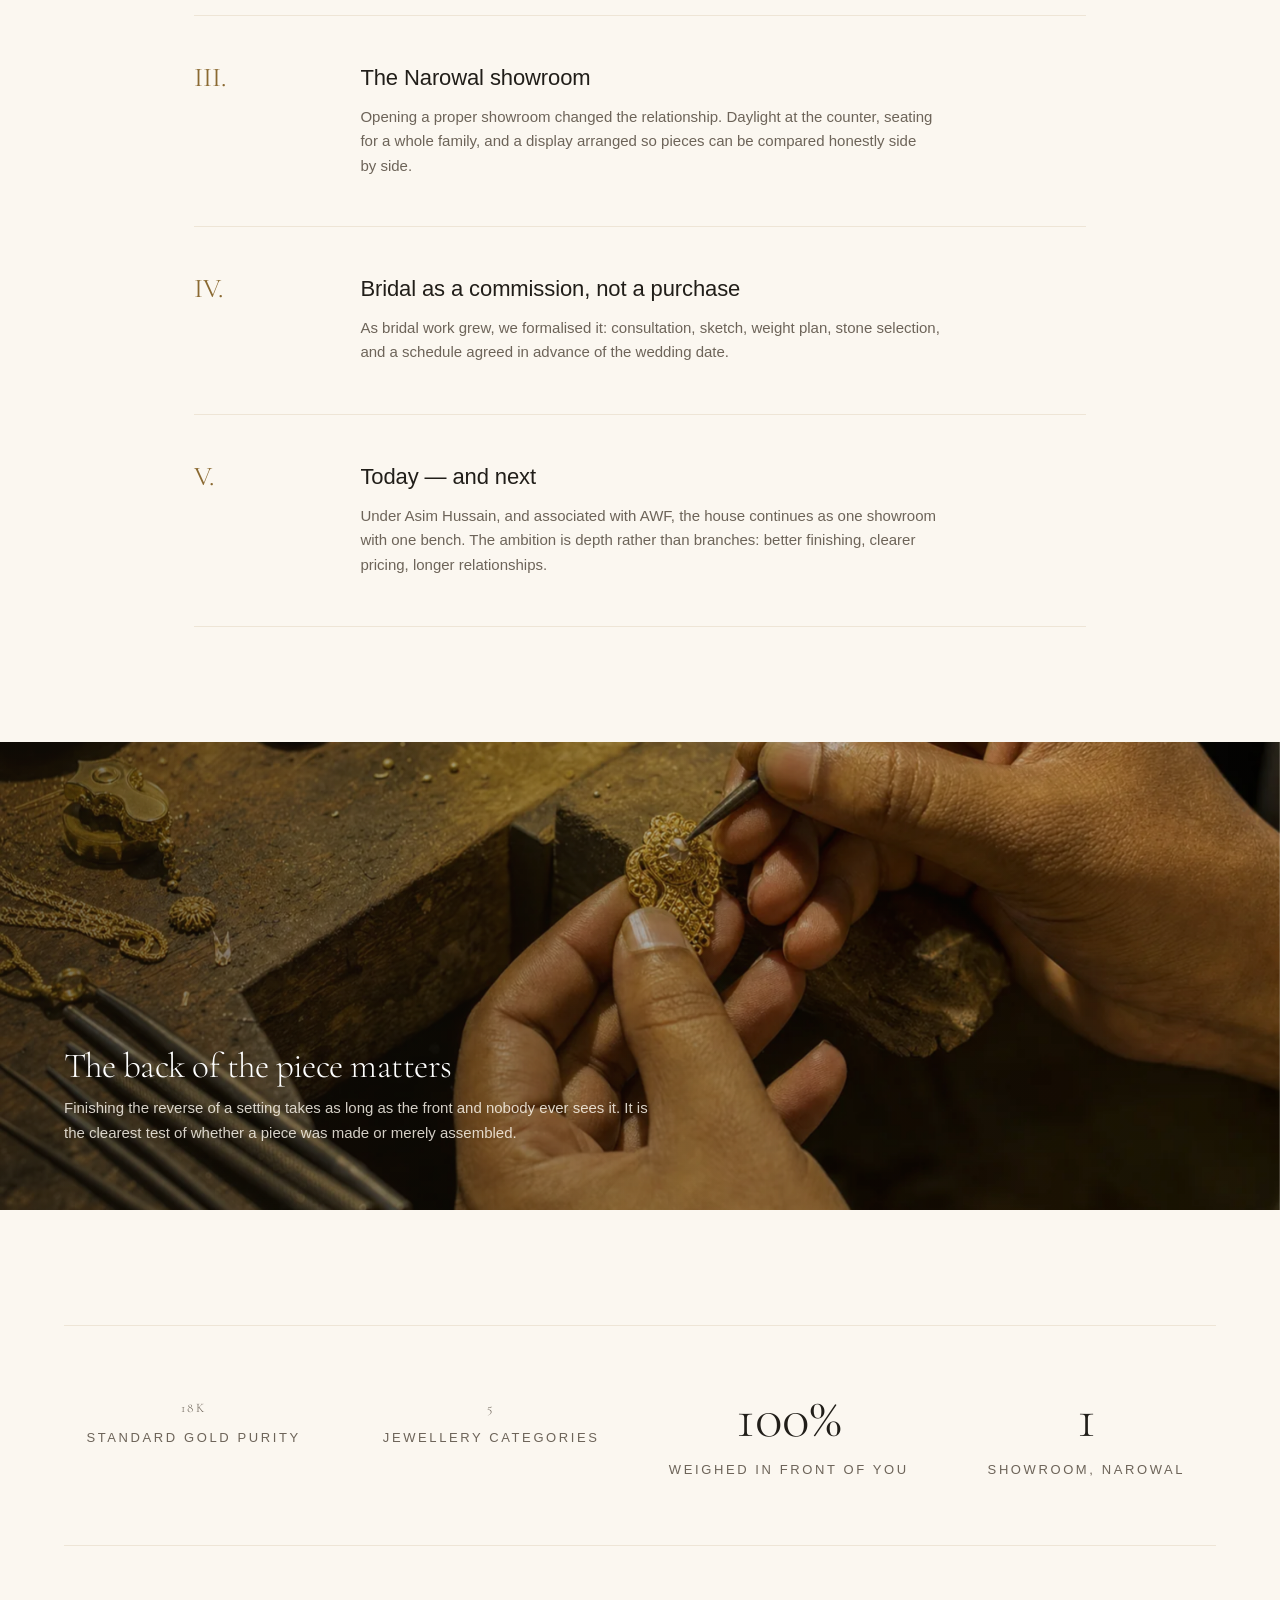
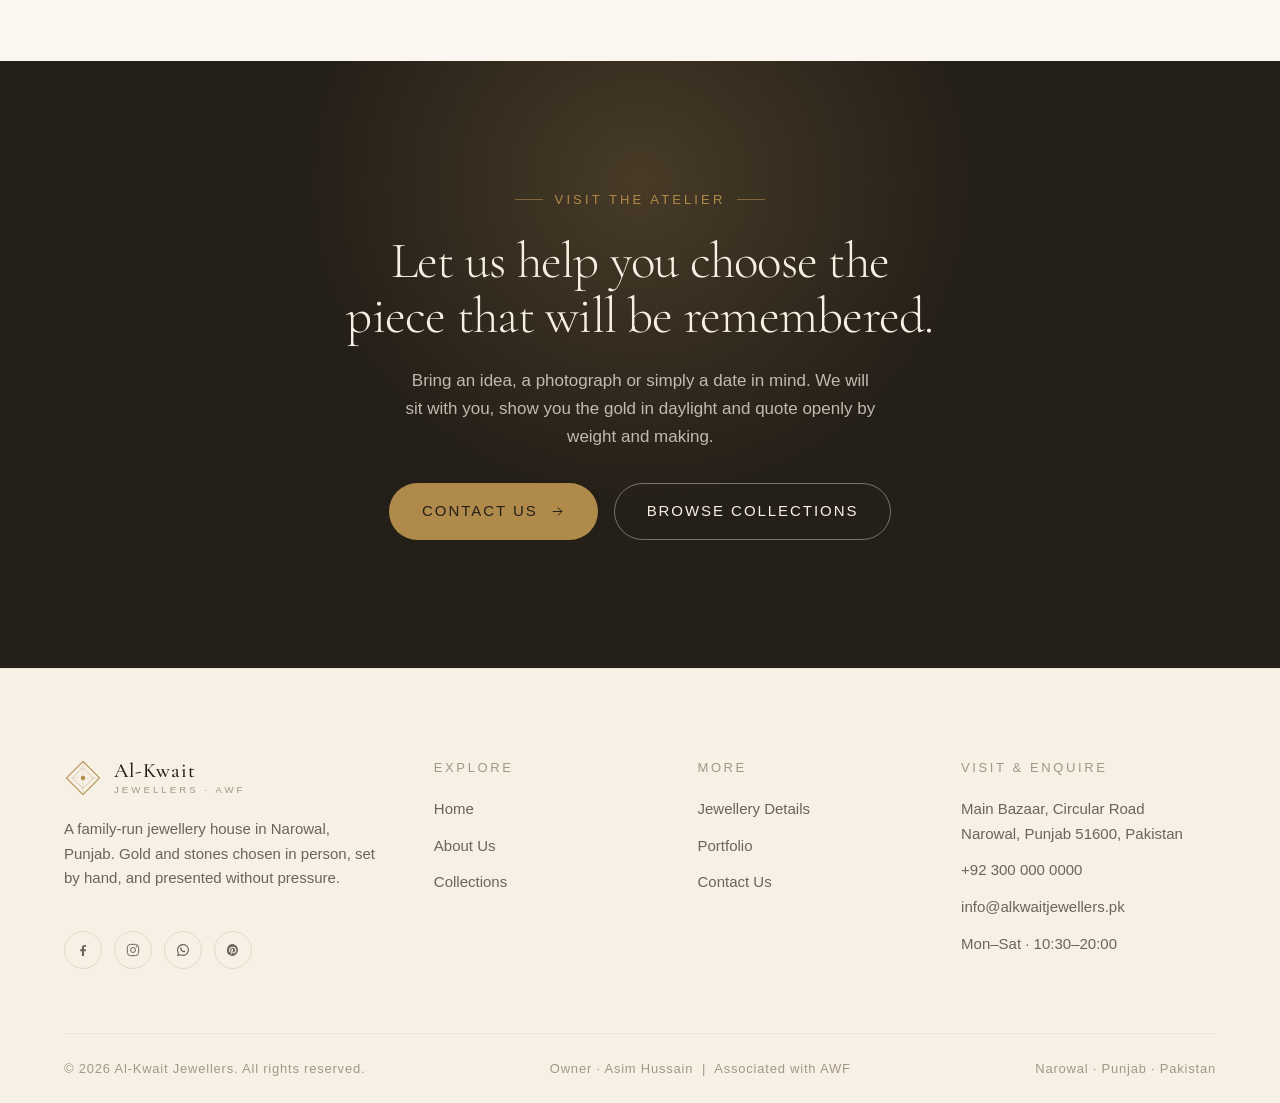
<file: WEB_PROJECTS/PROJECT 2/about.html>
<!DOCTYPE html>
<html lang="en" data-theme="light">
<head>
  <meta charset="utf-8">
  <meta name="viewport" content="width=device-width, initial-scale=1">
  <title>About Us — Al-Kwait Jewellers | Narowal, Pakistan</title>
  <meta name="description" content="The story of Al-Kwait Jewellers, a family-run jewellery house in Narowal led by owner Asim Hussain and associated with AWF.">
  <meta name="theme-color" content="#fbf7f0">
  <meta property="og:type" content="website">
  <meta property="og:title" content="About Us — Al-Kwait Jewellers">
  <meta property="og:description" content="The story of Al-Kwait Jewellers, a family-run jewellery house in Narowal led by owner Asim Hussain and associated with AWF.">
  <meta property="og:image" content="img/hero-necklace.webp">
  <link rel="icon" href="data:image/svg+xml,%3Csvg xmlns='http://www.w3.org/2000/svg' viewBox='0 0 40 40'%3E%3Crect width='40' height='40' fill='%23fbf7f0'/%3E%3Cpath d='M20 5 35 20 20 35 5 20Z' fill='none' stroke='%23b08a4a' stroke-width='2'/%3E%3Ccircle cx='20' cy='20' r='3' fill='%23b08a4a'/%3E%3C/svg%3E">
  <link rel="preconnect" href="https://fonts.googleapis.com">
  <link rel="preconnect" href="https://fonts.gstatic.com" crossorigin>
  <link rel="preconnect" href="https://api.fontshare.com" crossorigin>
  <link href="https://fonts.googleapis.com/css2?family=Cormorant+Garamond:ital,wght@0,300;0,400;0,500;1,300;1,400&display=swap" rel="stylesheet">
  <link href="https://api.fontshare.com/v2/css?f[]=switzer@300,400,500,600&display=swap" rel="stylesheet">
  <link rel="stylesheet" href="base.css">
  <link rel="stylesheet" href="style.css">
</head>
<body class="page-enter">
  <a class="skip-link" href="#main">Skip to content</a>

  <div class="curtain" aria-hidden="true">
    <div class="curtain__mark"><svg viewBox="0 0 40 40" fill="none" aria-hidden="true">
        <path d="M20 2.6 37.4 20 20 37.4 2.6 20Z" stroke="currentColor" stroke-width="1.1"/>
        <path d="M20 8.9 31.1 20 20 31.1 8.9 20Z" stroke="currentColor" stroke-width=".75" opacity=".55"/>
        <path d="M2.6 20h34.8M20 2.6v34.8" stroke="currentColor" stroke-width=".6" opacity=".3"/>
        <circle cx="20" cy="20" r="2.3" fill="currentColor"/>
      </svg></div>
    <div class="curtain__line"></div>
  </div>

  <div class="progress" aria-hidden="true"></div>

  <header class="header">
    <div class="header__inner">
      <a class="brand" data-page-link href="index.html" aria-label="Al-Kwait Jewellers — home">
        <svg class="brand__mark" viewBox="0 0 40 40" fill="none" aria-hidden="true">
        <path d="M20 2.6 37.4 20 20 37.4 2.6 20Z" stroke="currentColor" stroke-width="1.1"/>
        <path d="M20 8.9 31.1 20 20 31.1 8.9 20Z" stroke="currentColor" stroke-width=".75" opacity=".55"/>
        <path d="M2.6 20h34.8M20 2.6v34.8" stroke="currentColor" stroke-width=".6" opacity=".3"/>
        <circle cx="20" cy="20" r="2.3" fill="currentColor"/>
      </svg>
        <span class="brand__text">
          <span class="brand__name">Al-Kwait</span>
          <span class="brand__sub">Jewellers &middot; AWF</span>
        </span>
      </a>
      <nav class="nav" aria-label="Primary">
        <a class="nav__link" data-page-link href="index.html">Home</a>
        <a class="nav__link" data-page-link href="about.html" aria-current="page">About Us</a>
        <a class="nav__link" data-page-link href="collections.html">Collections</a>
        <a class="nav__link" data-page-link href="jewellery.html">Jewellery Details</a>
        <a class="nav__link" data-page-link href="portfolio.html">Portfolio</a>
        <a class="nav__link" data-page-link href="contact.html">Contact Us</a>
      </nav>
      <div class="header__actions">
        <button class="icon-btn" data-theme-toggle type="button" aria-label="Switch appearance"></button>
        <a class="btn btn--primary header__cta" data-page-link href="contact.html">Book a Visit</a>
        <button class="burger" type="button" aria-label="Open menu" aria-expanded="false" aria-controls="drawer">
          <span></span><span></span><span></span>
        </button>
      </div>
    </div>
  </header>

  <div class="drawer" id="drawer" aria-hidden="true">
    <ul class="drawer__list">
      <li class="drawer__item" style="--i:0"><a class="drawer__link" data-page-link href="index.html"><span class="drawer__num">01</span>Home</a></li>
        <li class="drawer__item" style="--i:1"><a class="drawer__link" data-page-link href="about.html" aria-current="page"><span class="drawer__num">02</span>About Us</a></li>
        <li class="drawer__item" style="--i:2"><a class="drawer__link" data-page-link href="collections.html"><span class="drawer__num">03</span>Collections</a></li>
        <li class="drawer__item" style="--i:3"><a class="drawer__link" data-page-link href="jewellery.html"><span class="drawer__num">04</span>Jewellery Details</a></li>
        <li class="drawer__item" style="--i:4"><a class="drawer__link" data-page-link href="portfolio.html"><span class="drawer__num">05</span>Portfolio</a></li>
        <li class="drawer__item" style="--i:5"><a class="drawer__link" data-page-link href="contact.html"><span class="drawer__num">06</span>Contact Us</a></li>
    </ul>
    <div class="drawer__foot">
      <a href="tel:+923000000000">+92 300 000 0000</a>
      <a href="mailto:info@alkwaitjewellers.pk">info@alkwaitjewellers.pk</a>
      <span>Main Bazaar, Circular Road, Narowal, Punjab 51600, Pakistan</span>
    </div>
  </div>

  <main id="main">

    <section class="phero">
      <div class="shell phero__inner">
        <span class="eyebrow reveal">About Al-Kwait Jewellers</span>
        <h1 class="phero__title reveal" style="--d:60ms" data-split>A bench, a window, and <em>one honest price</em></h1>
        <p class="reveal" style="--d:140ms">We make and sell fine gold jewellery in Narowal, Punjab. The house is led by Asim Hussain and associated with AWF. What follows is simply how we work &mdash; no more, no less.</p>
        <div class="phero__meta reveal" style="--d:200ms">
          <span>Narowal, Punjab</span><span>Owner &middot; Asim Hussain</span><span>Associated with AWF</span>
        </div>
      </div>
    </section>

    <section class="section section--tight">
      <div class="shell">
        <div class="split split--wide-right">
          <div class="split__media split__media--tall reveal-mask" data-parallax-host>
            <figure class="figure">
              <img src="gal-tools.webp" alt="A goldsmith's hammers, gravers, loupe and brass scale laid out on ivory linen" loading="lazy" decoding="async" width="1500" height="1000" data-parallax="8">
              <figcaption>The tools that do the work</figcaption>
            </figure>
          </div>
          <div class="split__body">
            <span class="eyebrow reveal">The owner</span>
            <h2 class="reveal" style="--d:60ms" data-split>Asim Hussain</h2>
            <p class="lede reveal" style="--d:120ms">&ldquo;I would rather explain a price for twenty minutes than sell a piece someone regrets.&rdquo;</p>
            <p class="reveal" style="--d:180ms">Asim Hussain leads Al-Kwait Jewellers and is present on the floor most days. He works between the counter and the bench: agreeing a design with a family in the morning, checking the back of a setting in the afternoon.</p>
            <p class="reveal" style="--d:220ms">His rule for the house is unglamorous and non-negotiable &mdash; the customer sees the weight, the purity and the making charge, separately, before anything is wrapped. That is the whole basis on which families come back with the next daughter, the next occasion.</p>
            <ul class="tick reveal" style="--d:280ms">
              <li><svg viewBox="0 0 24 24" fill="none" stroke="currentColor" stroke-width="1.7" stroke-linecap="round" stroke-linejoin="round" aria-hidden="true"><path d="M4 12.5 9 17.5 20 6.5"/></svg><span>Leads design consultations personally for bridal commissions.</span></li>
              <li><svg viewBox="0 0 24 24" fill="none" stroke="currentColor" stroke-width="1.7" stroke-linecap="round" stroke-linejoin="round" aria-hidden="true"><path d="M4 12.5 9 17.5 20 6.5"/></svg><span>Approves every finished piece before it enters the display.</span></li>
              <li><svg viewBox="0 0 24 24" fill="none" stroke="currentColor" stroke-width="1.7" stroke-linecap="round" stroke-linejoin="round" aria-hidden="true"><path d="M4 12.5 9 17.5 20 6.5"/></svg><span>Keeps repair and re-polish work in-house rather than outsourcing it.</span></li>
            </ul>
          </div>
        </div>
      </div>
    </section>

    <section class="section section--tinted">
      <div class="shell">
        <div class="section-head section-head--center">
          <span class="eyebrow eyebrow--center reveal">Our values</span>
          <h2 class="reveal" style="--d:60ms" data-split>What we hold ourselves to</h2>
          <p class="reveal" style="--d:120ms">We have deliberately kept this list short. Each line is something a customer can check on the day.</p>
        </div>
        <div class="grid-3">
          <article class="card reveal">
            <span class="card__num">01</span>
            <h3>Honesty before the sale</h3>
            <p>Weight and purity are shown on the scale. Making charges are quoted as a separate figure, never buried in a single number.</p>
          </article>
          <article class="card reveal" style="--d:80ms">
            <span class="card__num">02</span>
            <h3>Craft over volume</h3>
            <p>We produce fewer pieces so that filing, granulation and setting are finished properly &mdash; including the surfaces nobody photographs.</p>
          </article>
          <article class="card reveal" style="--d:160ms">
            <span class="card__num">03</span>
            <h3>Patience with the customer</h3>
            <p>There is no commission pressure on our floor. Families are welcome to look, measure, think and come back.</p>
          </article>
          <article class="card reveal" style="--d:80ms">
            <span class="card__num">04</span>
            <h3>Design that respects the wearer</h3>
            <p>Bridal weight is planned around a whole evening of wearing, and everyday pieces around a whole day of it.</p>
          </article>
          <article class="card reveal" style="--d:160ms">
            <span class="card__num">05</span>
            <h3>Care after the sale</h3>
            <p>Cleaning, re-polishing, re-sizing and re-stringing remain available for anything we have made.</p>
          </article>
          <article class="card reveal" style="--d:240ms">
            <span class="card__num">06</span>
            <h3>A single house</h3>
            <p>One showroom in Narowal. We would rather be known well in one town than thinly in ten.</p>
          </article>
        </div>
      </div>
    </section>

    <section class="section">
      <div class="shell shell--narrow">
        <div class="section-head">
          <span class="eyebrow reveal">How the house took shape</span>
          <h2 class="reveal" style="--d:60ms" data-split>Chapter by chapter</h2>
          <p class="reveal" style="--d:120ms">Not a list of dates &mdash; the stages that actually changed how we work.</p>
        </div>
        <div class="timeline">
          <article class="tl reveal">
            <div class="tl__year">I.</div>
            <div class="tl__body">
              <h3>An apprenticeship, not a business plan</h3>
              <p>The house began the way most goldsmithing does in Punjab: years at someone else's bench, learning to draw wire, file clean edges and read a stone before ever quoting a price.</p>
            </div>
          </article>
          <article class="tl reveal" style="--d:70ms">
            <div class="tl__year">II.</div>
            <div class="tl__body">
              <h3>The workshop</h3>
              <p>A dedicated bench meant we could stop reselling other people's castings. Filigree, granulation and stone-setting moved in-house, and with them the ability to say yes to a family's own design.</p>
            </div>
          </article>
          <article class="tl reveal" style="--d:140ms">
            <div class="tl__year">III.</div>
            <div class="tl__body">
              <h3>The Narowal showroom</h3>
              <p>Opening a proper showroom changed the relationship. Daylight at the counter, seating for a whole family, and a display arranged so pieces can be compared honestly side by side.</p>
            </div>
          </article>
          <article class="tl reveal" style="--d:210ms">
            <div class="tl__year">IV.</div>
            <div class="tl__body">
              <h3>Bridal as a commission, not a purchase</h3>
              <p>As bridal work grew, we formalised it: consultation, sketch, weight plan, stone selection, and a schedule agreed in advance of the wedding date.</p>
            </div>
          </article>
          <article class="tl reveal" style="--d:280ms">
            <div class="tl__year">V.</div>
            <div class="tl__body">
              <h3>Today &mdash; and next</h3>
              <p>Under Asim Hussain, and associated with AWF, the house continues as one showroom with one bench. The ambition is depth rather than branches: better finishing, clearer pricing, longer relationships.</p>
            </div>
          </article>
        </div>
      </div>
    </section>

    <section class="banner" data-parallax-host aria-labelledby="craft-h">
      <img src="craft-hands.webp" alt="Hands setting a small stone into an ornate gold pendant" loading="lazy" decoding="async" width="1500" height="1000" data-parallax="10">
      <span class="banner__veil" aria-hidden="true"></span>
      <div class="banner__copy">
        <h2 id="craft-h" class="reveal">The back of the piece matters</h2>
        <p class="reveal" style="--d:80ms">Finishing the reverse of a setting takes as long as the front and nobody ever sees it. It is the clearest test of whether a piece was made or merely assembled.</p>
      </div>
    </section>

    <section class="section">
      <div class="shell">
        <div class="stats">
          <div class="stat"><strong><span data-count-to="22" data-suffix="K"></span></strong><span>Standard gold purity</span></div>
          <div class="stat"><strong><span data-count-to="6" data-suffix=""></span></strong><span>Jewellery categories</span></div>
          <div class="stat"><strong>100%</strong><span>Weighed in front of you</span></div>
          <div class="stat"><strong>1</strong><span>Showroom, Narowal</span></div>
        </div>
      </div>
    </section>

    <section class="cta">
      <div class="shell cta__inner">
        <span class="eyebrow eyebrow--center">Visit the atelier</span>
        <h2 data-split>Let us help you choose the piece that will be remembered.</h2>
        <p class="reveal">Bring an idea, a photograph or simply a date in mind. We will sit with you, show you the gold in daylight and quote openly by weight and making.</p>
        <div class="cta__actions reveal" style="--d:120ms">
          <a class="btn btn--primary" data-page-link href="contact.html">Contact Us <svg viewBox="0 0 24 24" fill="none" stroke="currentColor" stroke-width="1.6" stroke-linecap="round" stroke-linejoin="round" aria-hidden="true"><path d="M5 12h14M13 6l6 6-6 6"/></svg></a>
          <a class="btn btn--ghost" data-page-link href="collections.html">Browse Collections</a>
        </div>
      </div>
    </section>
  </main>

  <footer class="footer">
    <div class="shell">
      <div class="footer__grid">
        <div class="footer__brand">
          <a class="brand" data-page-link href="index.html" aria-label="Al-Kwait Jewellers — home">
            <svg class="brand__mark" viewBox="0 0 40 40" fill="none" aria-hidden="true">
        <path d="M20 2.6 37.4 20 20 37.4 2.6 20Z" stroke="currentColor" stroke-width="1.1"/>
        <path d="M20 8.9 31.1 20 20 31.1 8.9 20Z" stroke="currentColor" stroke-width=".75" opacity=".55"/>
        <path d="M2.6 20h34.8M20 2.6v34.8" stroke="currentColor" stroke-width=".6" opacity=".3"/>
        <circle cx="20" cy="20" r="2.3" fill="currentColor"/>
      </svg>
            <span class="brand__text">
              <span class="brand__name">Al-Kwait</span>
              <span class="brand__sub">Jewellers &middot; AWF</span>
            </span>
          </a>
          <p>A family-run jewellery house in Narowal, Punjab. Gold and stones chosen in person, set by hand, and presented without pressure.</p>
          <div class="socials">
          <a href="#" aria-label="Facebook (link placeholder)"><svg viewBox="0 0 24 24" fill="currentColor" aria-hidden="true"><path d="M13.5 21v-7.3h2.6l.4-3h-3V8.8c0-.9.3-1.5 1.6-1.5h1.5V4.6c-.3 0-1.2-.1-2.3-.1-2.3 0-3.9 1.4-3.9 4v2.2H7.7v3h2.7V21z"/></svg></a>
          <a href="#" aria-label="Instagram (link placeholder)"><svg viewBox="0 0 24 24" fill="none" stroke="currentColor" stroke-width="1.5" aria-hidden="true"><rect x="3.5" y="3.5" width="17" height="17" rx="5"/><circle cx="12" cy="12" r="3.7"/><circle cx="17" cy="7" r="1.1" fill="currentColor" stroke="none"/></svg></a>
          <a href="#" aria-label="WhatsApp (link placeholder)"><svg viewBox="0 0 24 24" fill="currentColor" aria-hidden="true"><path d="M12 3a9 9 0 0 0-7.7 13.6L3 21.3l4.8-1.3A9 9 0 1 0 12 3zm0 1.7a7.3 7.3 0 0 1 0 14.6 7.2 7.2 0 0 1-3.7-1l-.3-.2-2.8.8.8-2.7-.2-.3A7.3 7.3 0 0 1 12 4.7zm-3 3.5c-.2 0-.5.1-.7.4-.2.3-.6.8-.6 1.6 0 .8.6 1.7.7 1.8.1.2 1.2 2.1 3.1 2.9 1.6.6 1.9.5 2.3.5.4 0 1.2-.5 1.4-1 .2-.5.2-.9.1-1l-1.4-.7c-.2-.1-.3 0-.5.1l-.6.7c-.1.1-.2.2-.4.1a5.3 5.3 0 0 1-2.5-2.2c-.1-.2 0-.3.1-.4l.4-.5c.1-.2.1-.3 0-.5l-.6-1.4c-.2-.4-.4-.4-.5-.4z"/></svg></a>
          <a href="#" aria-label="Pinterest (link placeholder)"><svg viewBox="0 0 24 24" fill="currentColor" aria-hidden="true"><path d="M12 3a9 9 0 0 0-3.3 17.4c-.1-.7-.2-1.7 0-2.5l1-4.2s-.3-.5-.3-1.3c0-1.3.7-2.2 1.6-2.2.8 0 1.1.6 1.1 1.3l-.8 3c-.2.8.4 1.5 1.2 1.5 1.5 0 2.6-1.9 2.6-4.2 0-1.9-1.3-3.3-3.5-3.3-2.4 0-3.9 1.8-3.9 3.8 0 .8.3 1.6.6 2 .1.1.1.2.1.3l-.2.9c0 .2-.2.2-.4.1-1.1-.5-1.8-2.1-1.8-3.4 0-2.7 2-5.2 5.7-5.2 3 0 5.3 2.1 5.3 5 0 3.1-1.9 5.4-4.6 5.4-.9 0-1.8-.5-2.1-1.1l-.6 2.2c-.2.8-.8 1.9-1.2 2.5A9 9 0 1 0 12 3z"/></svg></a>
          </div>
        </div>
        <div>
          <h4>Explore</h4>
          <nav class="footer__links" aria-label="Footer navigation">
          <a data-page-link href="index.html">Home</a>
          <a data-page-link href="about.html">About Us</a>
          <a data-page-link href="collections.html">Collections</a>
          </nav>
        </div>
        <div>
          <h4>More</h4>
          <nav class="footer__links" aria-label="Footer navigation continued">
          <a data-page-link href="jewellery.html">Jewellery Details</a>
          <a data-page-link href="portfolio.html">Portfolio</a>
          <a data-page-link href="contact.html">Contact Us</a>
          </nav>
        </div>
        <div>
          <h4>Visit &amp; Enquire</h4>
          <div class="footer__contact">
            <span>Main Bazaar, Circular Road<br>Narowal, Punjab 51600, Pakistan</span>
            <a href="tel:+923000000000">+92 300 000 0000</a>
            <a href="mailto:info@alkwaitjewellers.pk">info@alkwaitjewellers.pk</a>
            <span>Mon&ndash;Sat &middot; 10:30&ndash;20:00</span>
          </div>
        </div>
      </div>
      <div class="footer__bar">
        <p>&copy; <span data-year>2026</span> Al-Kwait Jewellers. All rights reserved.</p>
        <p>Owner &middot; Asim Hussain &nbsp;|&nbsp; Associated with AWF</p>
        <p>Narowal &middot; Punjab &middot; Pakistan</p>
      </div>
    </div>
  </footer>

  <script src="main.js" defer></script>
</body>
</html>
</file>
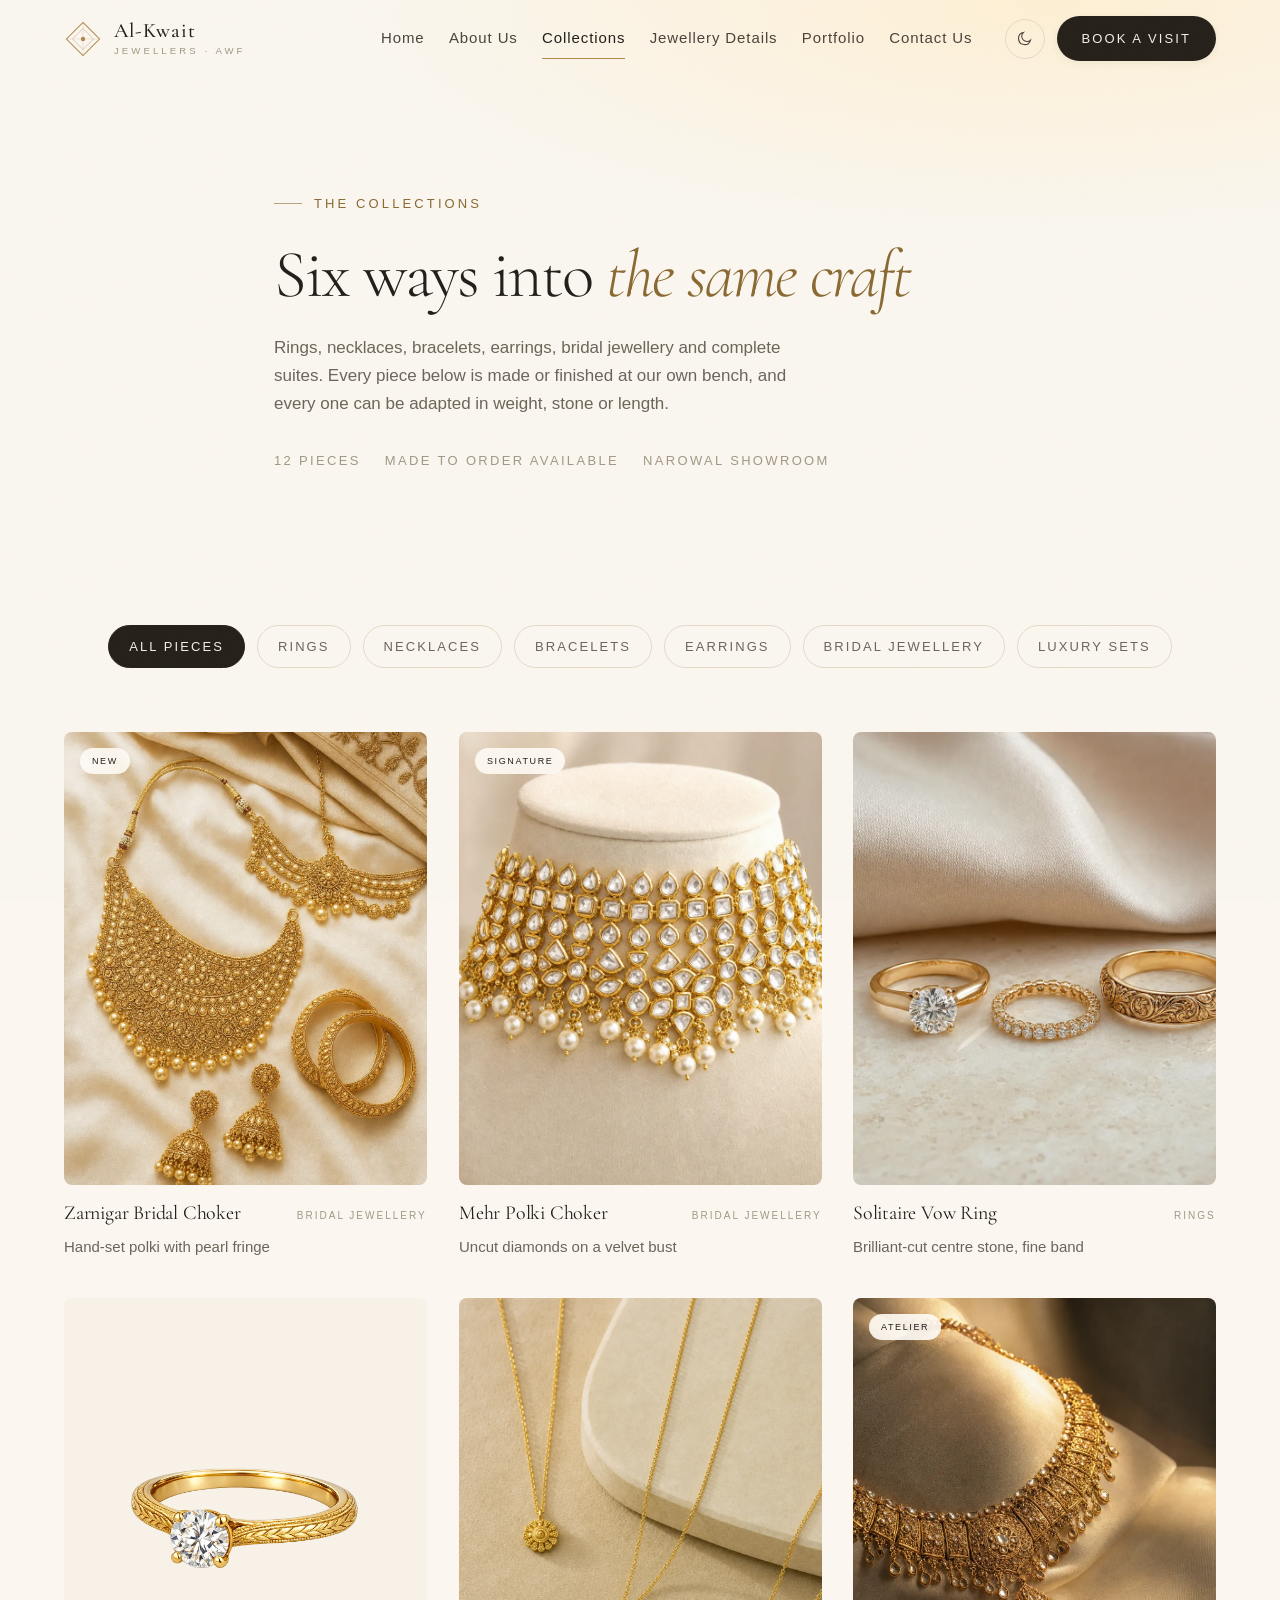
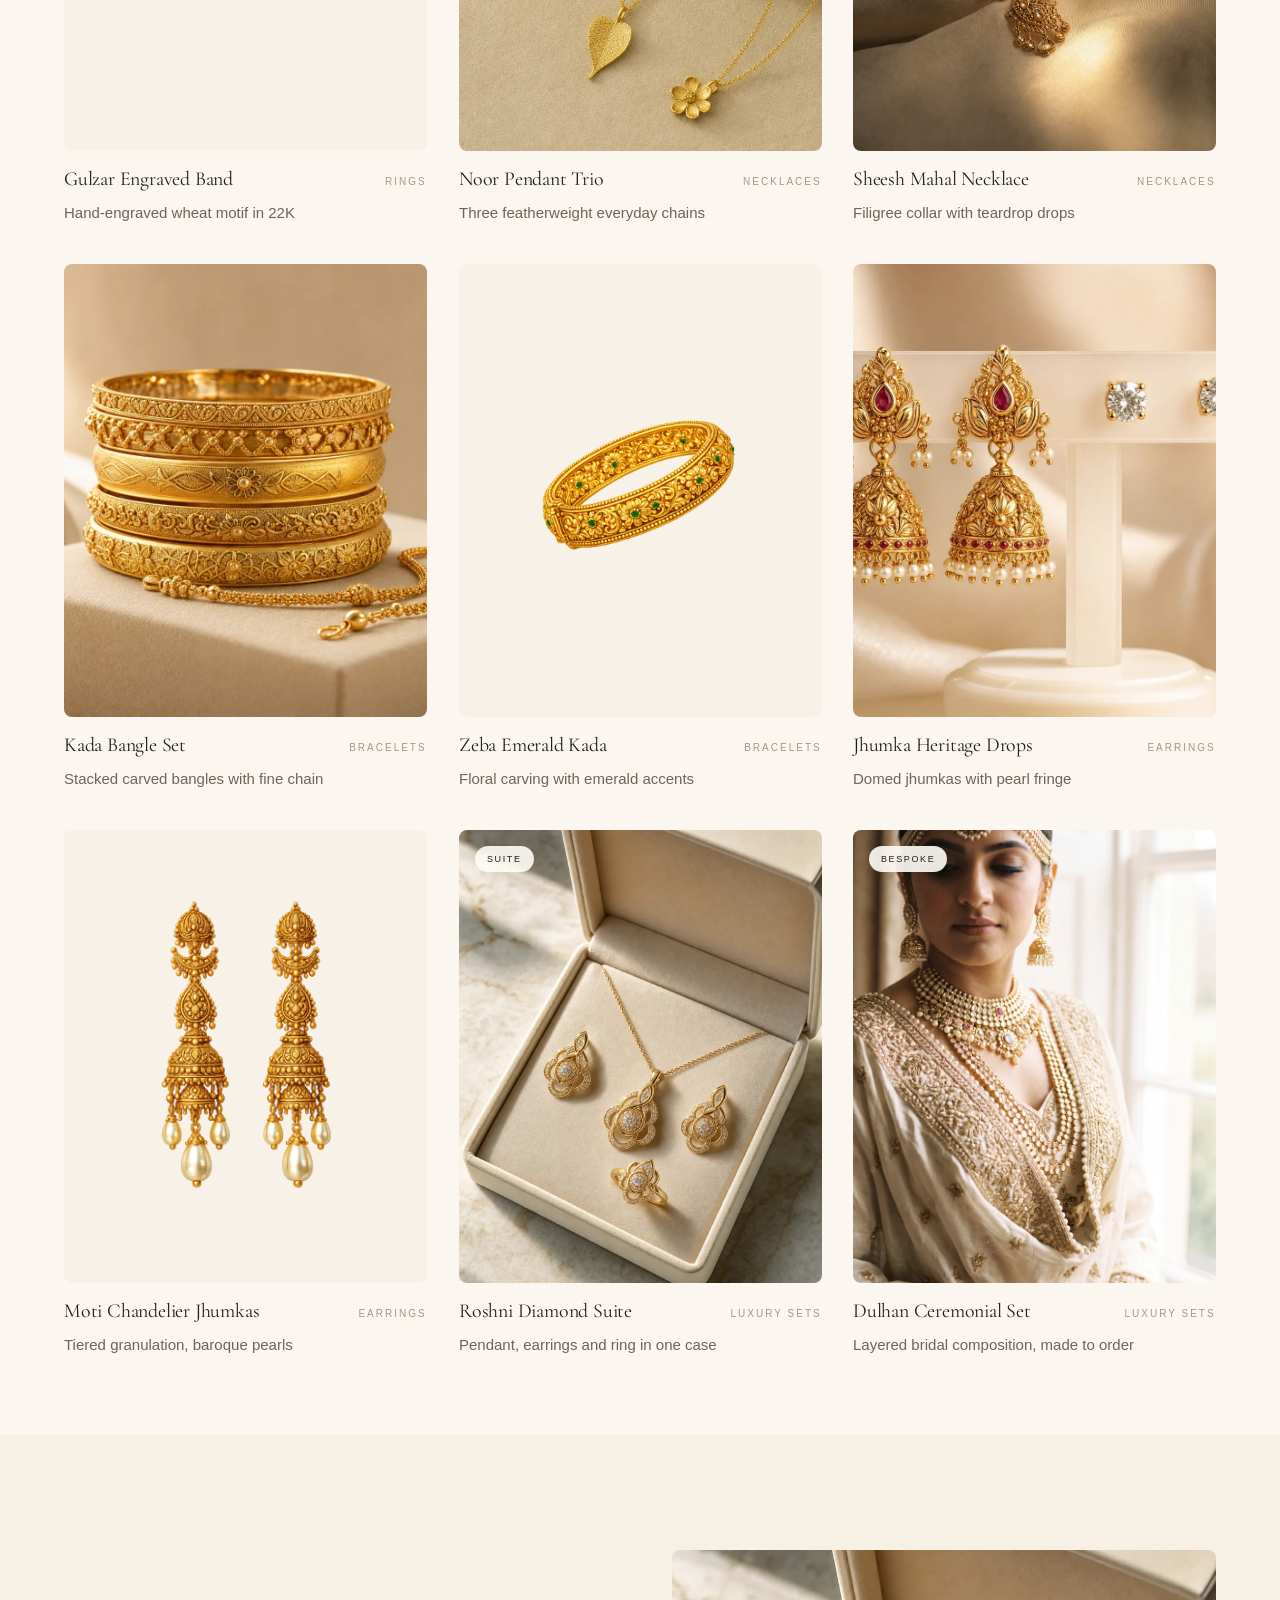
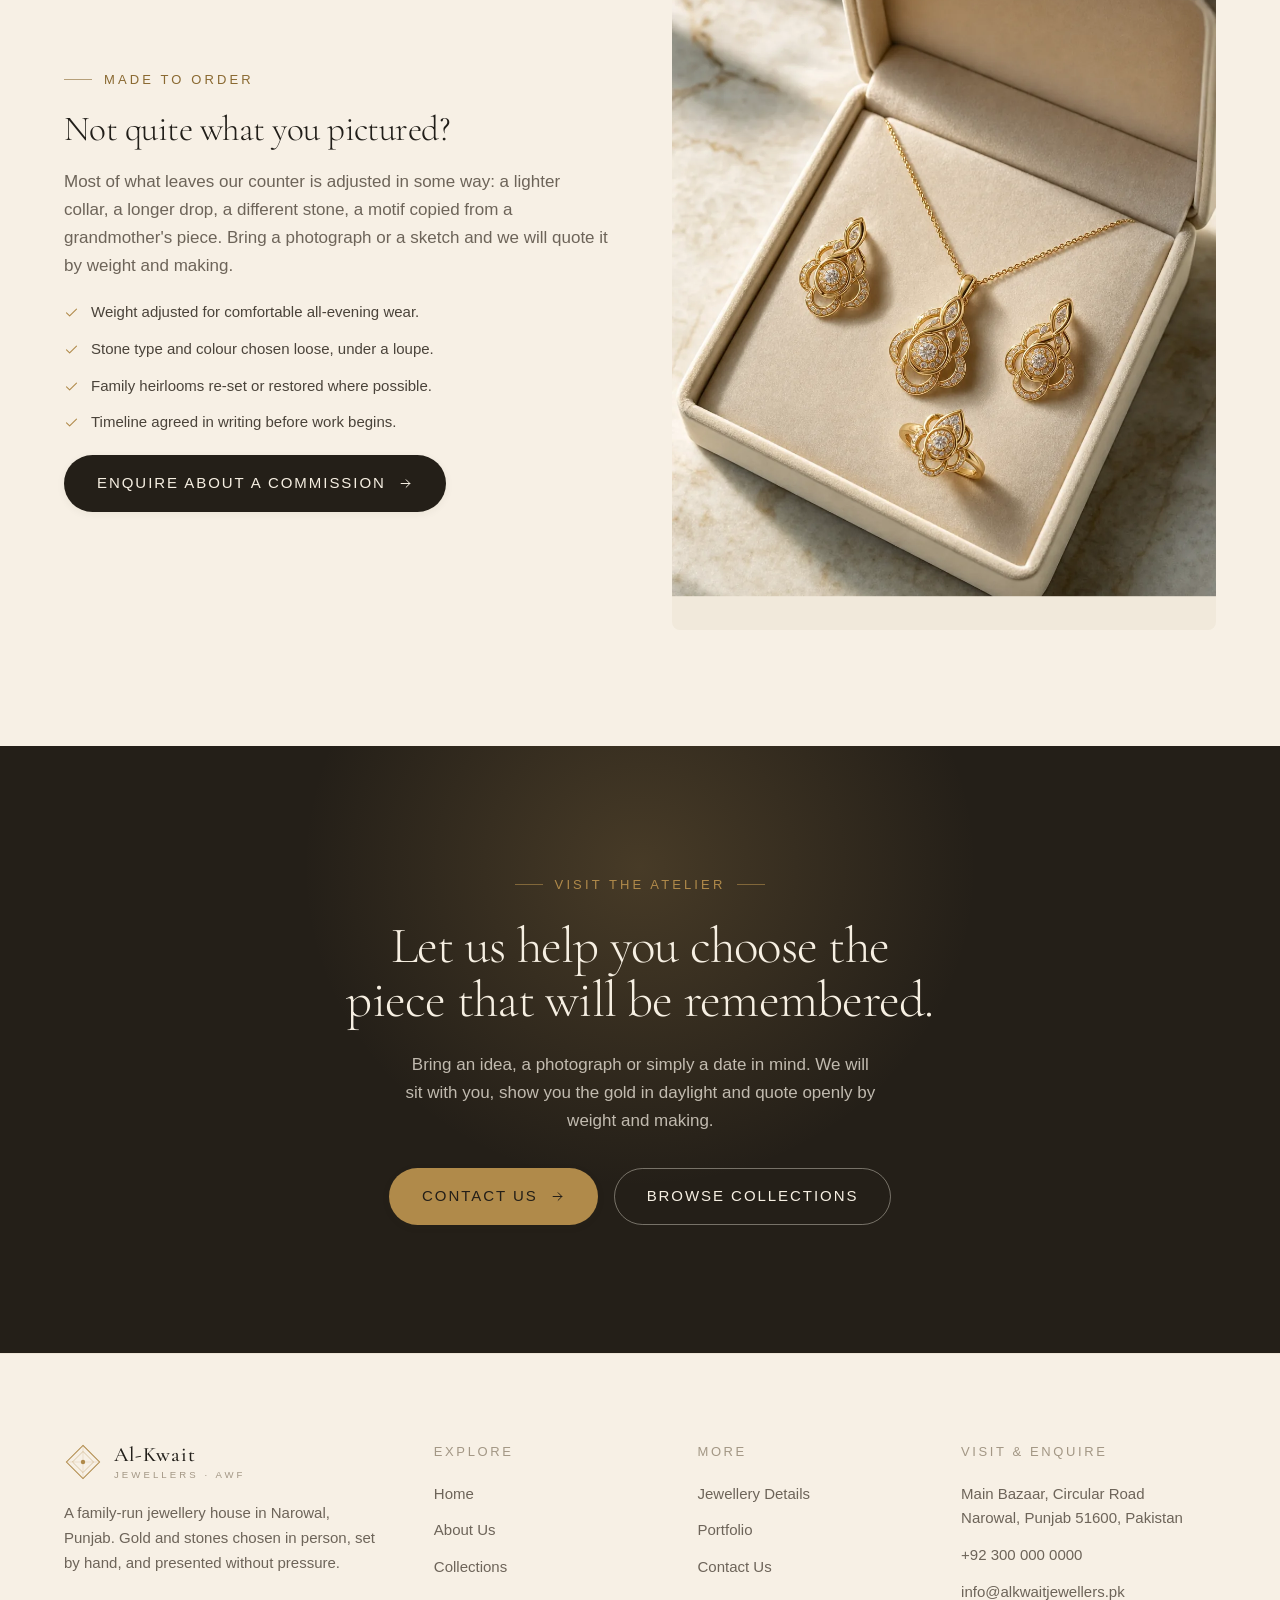
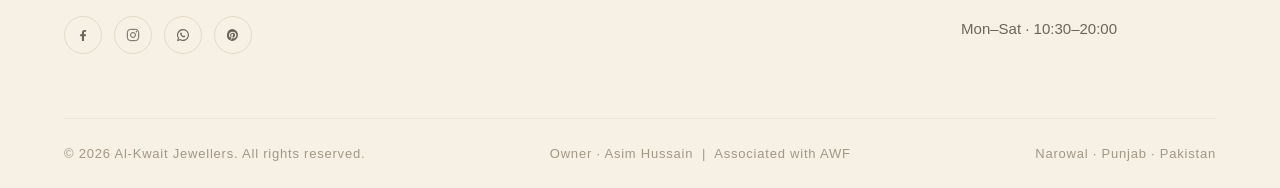
<file: WEB_PROJECTS/PROJECT 2/collections.html>
<!DOCTYPE html>
<html lang="en" data-theme="light">
<head>
  <meta charset="utf-8">
  <meta name="viewport" content="width=device-width, initial-scale=1">
  <title>Collections — Al-Kwait Jewellers | Narowal, Pakistan</title>
  <meta name="description" content="Browse rings, necklaces, bracelets, earrings, bridal jewellery and luxury sets at Al-Kwait Jewellers, Narowal.">
  <meta name="theme-color" content="#fbf7f0">
  <meta property="og:type" content="website">
  <meta property="og:title" content="Collections — Al-Kwait Jewellers">
  <meta property="og:description" content="Browse rings, necklaces, bracelets, earrings, bridal jewellery and luxury sets at Al-Kwait Jewellers, Narowal.">
  <meta property="og:image" content="img/hero-necklace.webp">
  <link rel="icon" href="data:image/svg+xml,%3Csvg xmlns='http://www.w3.org/2000/svg' viewBox='0 0 40 40'%3E%3Crect width='40' height='40' fill='%23fbf7f0'/%3E%3Cpath d='M20 5 35 20 20 35 5 20Z' fill='none' stroke='%23b08a4a' stroke-width='2'/%3E%3Ccircle cx='20' cy='20' r='3' fill='%23b08a4a'/%3E%3C/svg%3E">
  <link rel="preconnect" href="https://fonts.googleapis.com">
  <link rel="preconnect" href="https://fonts.gstatic.com" crossorigin>
  <link rel="preconnect" href="https://api.fontshare.com" crossorigin>
  <link href="https://fonts.googleapis.com/css2?family=Cormorant+Garamond:ital,wght@0,300;0,400;0,500;1,300;1,400&display=swap" rel="stylesheet">
  <link href="https://api.fontshare.com/v2/css?f[]=switzer@300,400,500,600&display=swap" rel="stylesheet">
  <link rel="stylesheet" href="base.css">
  <link rel="stylesheet" href="style.css">
</head>
<body class="page-enter">
  <a class="skip-link" href="#main">Skip to content</a>

  <div class="curtain" aria-hidden="true">
    <div class="curtain__mark"><svg viewBox="0 0 40 40" fill="none" aria-hidden="true">
        <path d="M20 2.6 37.4 20 20 37.4 2.6 20Z" stroke="currentColor" stroke-width="1.1"/>
        <path d="M20 8.9 31.1 20 20 31.1 8.9 20Z" stroke="currentColor" stroke-width=".75" opacity=".55"/>
        <path d="M2.6 20h34.8M20 2.6v34.8" stroke="currentColor" stroke-width=".6" opacity=".3"/>
        <circle cx="20" cy="20" r="2.3" fill="currentColor"/>
      </svg></div>
    <div class="curtain__line"></div>
  </div>

  <div class="progress" aria-hidden="true"></div>

  <header class="header">
    <div class="header__inner">
      <a class="brand" data-page-link href="index.html" aria-label="Al-Kwait Jewellers — home">
        <svg class="brand__mark" viewBox="0 0 40 40" fill="none" aria-hidden="true">
        <path d="M20 2.6 37.4 20 20 37.4 2.6 20Z" stroke="currentColor" stroke-width="1.1"/>
        <path d="M20 8.9 31.1 20 20 31.1 8.9 20Z" stroke="currentColor" stroke-width=".75" opacity=".55"/>
        <path d="M2.6 20h34.8M20 2.6v34.8" stroke="currentColor" stroke-width=".6" opacity=".3"/>
        <circle cx="20" cy="20" r="2.3" fill="currentColor"/>
      </svg>
        <span class="brand__text">
          <span class="brand__name">Al-Kwait</span>
          <span class="brand__sub">Jewellers &middot; AWF</span>
        </span>
      </a>
      <nav class="nav" aria-label="Primary">
        <a class="nav__link" data-page-link href="index.html">Home</a>
        <a class="nav__link" data-page-link href="about.html">About Us</a>
        <a class="nav__link" data-page-link href="collections.html" aria-current="page">Collections</a>
        <a class="nav__link" data-page-link href="jewellery.html">Jewellery Details</a>
        <a class="nav__link" data-page-link href="portfolio.html">Portfolio</a>
        <a class="nav__link" data-page-link href="contact.html">Contact Us</a>
      </nav>
      <div class="header__actions">
        <button class="icon-btn" data-theme-toggle type="button" aria-label="Switch appearance"></button>
        <a class="btn btn--primary header__cta" data-page-link href="contact.html">Book a Visit</a>
        <button class="burger" type="button" aria-label="Open menu" aria-expanded="false" aria-controls="drawer">
          <span></span><span></span><span></span>
        </button>
      </div>
    </div>
  </header>

  <div class="drawer" id="drawer" aria-hidden="true">
    <ul class="drawer__list">
      <li class="drawer__item" style="--i:0"><a class="drawer__link" data-page-link href="index.html"><span class="drawer__num">01</span>Home</a></li>
        <li class="drawer__item" style="--i:1"><a class="drawer__link" data-page-link href="about.html"><span class="drawer__num">02</span>About Us</a></li>
        <li class="drawer__item" style="--i:2"><a class="drawer__link" data-page-link href="collections.html" aria-current="page"><span class="drawer__num">03</span>Collections</a></li>
        <li class="drawer__item" style="--i:3"><a class="drawer__link" data-page-link href="jewellery.html"><span class="drawer__num">04</span>Jewellery Details</a></li>
        <li class="drawer__item" style="--i:4"><a class="drawer__link" data-page-link href="portfolio.html"><span class="drawer__num">05</span>Portfolio</a></li>
        <li class="drawer__item" style="--i:5"><a class="drawer__link" data-page-link href="contact.html"><span class="drawer__num">06</span>Contact Us</a></li>
    </ul>
    <div class="drawer__foot">
      <a href="tel:+923000000000">+92 300 000 0000</a>
      <a href="mailto:info@alkwaitjewellers.pk">info@alkwaitjewellers.pk</a>
      <span>Main Bazaar, Circular Road, Narowal, Punjab 51600, Pakistan</span>
    </div>
  </div>

  <main id="main">

    <section class="phero">
      <div class="shell phero__inner">
        <span class="eyebrow reveal">The collections</span>
        <h1 class="phero__title reveal" style="--d:60ms" data-split>Six ways into <em>the same craft</em></h1>
        <p class="reveal" style="--d:140ms">Rings, necklaces, bracelets, earrings, bridal jewellery and complete suites. Every piece below is made or finished at our own bench, and every one can be adapted in weight, stone or length.</p>
        <div class="phero__meta reveal" style="--d:200ms">
          <span data-count>12 pieces</span><span>Made to order available</span><span>Narowal showroom</span>
        </div>
      </div>
    </section>

    <section class="section section--tight">
      <div class="shell">
        <div class="filters" data-filters role="group" aria-label="Filter collections by category">
          <button class="chip" type="button" data-filter="all" aria-pressed="true">All Pieces</button>
          <button class="chip" type="button" data-filter="rings" aria-pressed="false">Rings</button>
          <button class="chip" type="button" data-filter="necklaces" aria-pressed="false">Necklaces</button>
          <button class="chip" type="button" data-filter="bracelets" aria-pressed="false">Bracelets</button>
          <button class="chip" type="button" data-filter="earrings" aria-pressed="false">Earrings</button>
          <button class="chip" type="button" data-filter="bridal" aria-pressed="false">Bridal Jewellery</button>
          <button class="chip" type="button" data-filter="sets" aria-pressed="false">Luxury Sets</button>
        </div>
        <div class="products" data-products>
        <article class="product reveal" data-category="bridal" style="--d:0ms">
          <a data-page-link href="jewellery.html" aria-label="Zarnigar Bridal Choker — view details">
            <div class="product__media">
              <img src="cat-bridal.webp" alt="Zarnigar Bridal Choker — Hand-set polki with pearl fringe" loading="lazy" decoding="async" width="1200" height="1500">
              <span class="product__veil" aria-hidden="true"></span>
              <span class="product__tag">New</span>
              <span class="product__action">View Details</span>
            </div>
            <div class="product__meta" style="margin-top:var(--space-4)">
              <h3 class="product__name">Zarnigar Bridal Choker</h3>
              <span class="product__cat">Bridal Jewellery</span>
            </div>
          </a>
          <p class="product__note">Hand-set polki with pearl fringe</p>
        </article>
        <article class="product reveal" data-category="bridal" style="--d:70ms">
          <a data-page-link href="jewellery.html" aria-label="Mehr Polki Choker — view details">
            <div class="product__media">
              <img src="product-01.webp" alt="Mehr Polki Choker — Uncut diamonds on a velvet bust" loading="lazy" decoding="async" width="1200" height="1500">
              <span class="product__veil" aria-hidden="true"></span>
              <span class="product__tag">Signature</span>
              <span class="product__action">View Details</span>
            </div>
            <div class="product__meta" style="margin-top:var(--space-4)">
              <h3 class="product__name">Mehr Polki Choker</h3>
              <span class="product__cat">Bridal Jewellery</span>
            </div>
          </a>
          <p class="product__note">Uncut diamonds on a velvet bust</p>
        </article>
        <article class="product reveal" data-category="rings" style="--d:140ms">
          <a data-page-link href="jewellery.html" aria-label="Solitaire Vow Ring — view details">
            <div class="product__media">
              <img src="cat-rings.webp" alt="Solitaire Vow Ring — Brilliant-cut centre stone, fine band" loading="lazy" decoding="async" width="1200" height="1500">
              <span class="product__veil" aria-hidden="true"></span>
              
              <span class="product__action">View Details</span>
            </div>
            <div class="product__meta" style="margin-top:var(--space-4)">
              <h3 class="product__name">Solitaire Vow Ring</h3>
              <span class="product__cat">Rings</span>
            </div>
          </a>
          <p class="product__note">Brilliant-cut centre stone, fine band</p>
        </article>
        <article class="product reveal" data-category="rings" style="--d:210ms">
          <a data-page-link href="jewellery.html" aria-label="Gulzar Engraved Band — view details">
            <div class="product__media" style="padding:12%;background:var(--color-surface-2)">
              <img src="float-ring.webp" alt="Gulzar Engraved Band — Hand-engraved wheat motif in 22K" loading="lazy" decoding="async" width="1200" height="1500" style="object-fit:contain">
              <span class="product__veil" aria-hidden="true"></span>
              
              <span class="product__action">View Details</span>
            </div>
            <div class="product__meta" style="margin-top:var(--space-4)">
              <h3 class="product__name">Gulzar Engraved Band</h3>
              <span class="product__cat">Rings</span>
            </div>
          </a>
          <p class="product__note">Hand-engraved wheat motif in 22K</p>
        </article>
        <article class="product reveal" data-category="necklaces" style="--d:0ms">
          <a data-page-link href="jewellery.html" aria-label="Noor Pendant Trio — view details">
            <div class="product__media">
              <img src="cat-necklaces.webp" alt="Noor Pendant Trio — Three featherweight everyday chains" loading="lazy" decoding="async" width="1200" height="1500">
              <span class="product__veil" aria-hidden="true"></span>
              
              <span class="product__action">View Details</span>
            </div>
            <div class="product__meta" style="margin-top:var(--space-4)">
              <h3 class="product__name">Noor Pendant Trio</h3>
              <span class="product__cat">Necklaces</span>
            </div>
          </a>
          <p class="product__note">Three featherweight everyday chains</p>
        </article>
        <article class="product reveal" data-category="necklaces" style="--d:70ms">
          <a data-page-link href="jewellery.html" aria-label="Sheesh Mahal Necklace — view details">
            <div class="product__media">
              <img src="hero-necklace.webp" alt="Sheesh Mahal Necklace — Filigree collar with teardrop drops" loading="lazy" decoding="async" width="1200" height="1500">
              <span class="product__veil" aria-hidden="true"></span>
              <span class="product__tag">Atelier</span>
              <span class="product__action">View Details</span>
            </div>
            <div class="product__meta" style="margin-top:var(--space-4)">
              <h3 class="product__name">Sheesh Mahal Necklace</h3>
              <span class="product__cat">Necklaces</span>
            </div>
          </a>
          <p class="product__note">Filigree collar with teardrop drops</p>
        </article>
        <article class="product reveal" data-category="bracelets" style="--d:140ms">
          <a data-page-link href="jewellery.html" aria-label="Kada Bangle Set — view details">
            <div class="product__media">
              <img src="cat-bracelets.webp" alt="Kada Bangle Set — Stacked carved bangles with fine chain" loading="lazy" decoding="async" width="1200" height="1500">
              <span class="product__veil" aria-hidden="true"></span>
              
              <span class="product__action">View Details</span>
            </div>
            <div class="product__meta" style="margin-top:var(--space-4)">
              <h3 class="product__name">Kada Bangle Set</h3>
              <span class="product__cat">Bracelets</span>
            </div>
          </a>
          <p class="product__note">Stacked carved bangles with fine chain</p>
        </article>
        <article class="product reveal" data-category="bracelets" style="--d:210ms">
          <a data-page-link href="jewellery.html" aria-label="Zeba Emerald Kada — view details">
            <div class="product__media" style="padding:12%;background:var(--color-surface-2)">
              <img src="float-bangle.webp" alt="Zeba Emerald Kada — Floral carving with emerald accents" loading="lazy" decoding="async" width="1200" height="1500" style="object-fit:contain">
              <span class="product__veil" aria-hidden="true"></span>
              
              <span class="product__action">View Details</span>
            </div>
            <div class="product__meta" style="margin-top:var(--space-4)">
              <h3 class="product__name">Zeba Emerald Kada</h3>
              <span class="product__cat">Bracelets</span>
            </div>
          </a>
          <p class="product__note">Floral carving with emerald accents</p>
        </article>
        <article class="product reveal" data-category="earrings" style="--d:0ms">
          <a data-page-link href="jewellery.html" aria-label="Jhumka Heritage Drops — view details">
            <div class="product__media">
              <img src="cat-earrings.webp" alt="Jhumka Heritage Drops — Domed jhumkas with pearl fringe" loading="lazy" decoding="async" width="1200" height="1500">
              <span class="product__veil" aria-hidden="true"></span>
              
              <span class="product__action">View Details</span>
            </div>
            <div class="product__meta" style="margin-top:var(--space-4)">
              <h3 class="product__name">Jhumka Heritage Drops</h3>
              <span class="product__cat">Earrings</span>
            </div>
          </a>
          <p class="product__note">Domed jhumkas with pearl fringe</p>
        </article>
        <article class="product reveal" data-category="earrings" style="--d:70ms">
          <a data-page-link href="jewellery.html" aria-label="Moti Chandelier Jhumkas — view details">
            <div class="product__media" style="padding:12%;background:var(--color-surface-2)">
              <img src="float-earrings.webp" alt="Moti Chandelier Jhumkas — Tiered granulation, baroque pearls" loading="lazy" decoding="async" width="1200" height="1500" style="object-fit:contain">
              <span class="product__veil" aria-hidden="true"></span>
              
              <span class="product__action">View Details</span>
            </div>
            <div class="product__meta" style="margin-top:var(--space-4)">
              <h3 class="product__name">Moti Chandelier Jhumkas</h3>
              <span class="product__cat">Earrings</span>
            </div>
          </a>
          <p class="product__note">Tiered granulation, baroque pearls</p>
        </article>
        <article class="product reveal" data-category="sets" style="--d:140ms">
          <a data-page-link href="jewellery.html" aria-label="Roshni Diamond Suite — view details">
            <div class="product__media">
              <img src="cat-sets.webp" alt="Roshni Diamond Suite — Pendant, earrings and ring in one case" loading="lazy" decoding="async" width="1200" height="1500">
              <span class="product__veil" aria-hidden="true"></span>
              <span class="product__tag">Suite</span>
              <span class="product__action">View Details</span>
            </div>
            <div class="product__meta" style="margin-top:var(--space-4)">
              <h3 class="product__name">Roshni Diamond Suite</h3>
              <span class="product__cat">Luxury Sets</span>
            </div>
          </a>
          <p class="product__note">Pendant, earrings and ring in one case</p>
        </article>
        <article class="product reveal" data-category="sets" style="--d:210ms">
          <a data-page-link href="jewellery.html" aria-label="Dulhan Ceremonial Set — view details">
            <div class="product__media">
              <img src="bridal-editorial.webp" alt="Dulhan Ceremonial Set — Layered bridal composition, made to order" loading="lazy" decoding="async" width="1200" height="1500">
              <span class="product__veil" aria-hidden="true"></span>
              <span class="product__tag">Bespoke</span>
              <span class="product__action">View Details</span>
            </div>
            <div class="product__meta" style="margin-top:var(--space-4)">
              <h3 class="product__name">Dulhan Ceremonial Set</h3>
              <span class="product__cat">Luxury Sets</span>
            </div>
          </a>
          <p class="product__note">Layered bridal composition, made to order</p>
        </article>
        </div>
        <p class="empty">No pieces in this category right now &mdash; please ask us at the counter, or enquire about a commission.</p>
      </div>
    </section>

    <section class="section section--tinted">
      <div class="shell">
        <div class="split">
          <div class="split__body">
            <span class="eyebrow reveal">Made to order</span>
            <h2 class="reveal" style="--d:60ms" data-split>Not quite what you pictured?</h2>
            <p class="reveal" style="--d:120ms">Most of what leaves our counter is adjusted in some way: a lighter collar, a longer drop, a different stone, a motif copied from a grandmother's piece. Bring a photograph or a sketch and we will quote it by weight and making.</p>
            <ul class="tick reveal" style="--d:180ms">
              <li><svg viewBox="0 0 24 24" fill="none" stroke="currentColor" stroke-width="1.7" stroke-linecap="round" stroke-linejoin="round" aria-hidden="true"><path d="M4 12.5 9 17.5 20 6.5"/></svg><span>Weight adjusted for comfortable all-evening wear.</span></li>
              <li><svg viewBox="0 0 24 24" fill="none" stroke="currentColor" stroke-width="1.7" stroke-linecap="round" stroke-linejoin="round" aria-hidden="true"><path d="M4 12.5 9 17.5 20 6.5"/></svg><span>Stone type and colour chosen loose, under a loupe.</span></li>
              <li><svg viewBox="0 0 24 24" fill="none" stroke="currentColor" stroke-width="1.7" stroke-linecap="round" stroke-linejoin="round" aria-hidden="true"><path d="M4 12.5 9 17.5 20 6.5"/></svg><span>Family heirlooms re-set or restored where possible.</span></li>
              <li><svg viewBox="0 0 24 24" fill="none" stroke="currentColor" stroke-width="1.7" stroke-linecap="round" stroke-linejoin="round" aria-hidden="true"><path d="M4 12.5 9 17.5 20 6.5"/></svg><span>Timeline agreed in writing before work begins.</span></li>
            </ul>
            <div class="reveal" style="--d:240ms">
              <a class="btn btn--primary" data-page-link href="contact.html">Enquire about a commission <svg viewBox="0 0 24 24" fill="none" stroke="currentColor" stroke-width="1.6" stroke-linecap="round" stroke-linejoin="round" aria-hidden="true"><path d="M5 12h14M13 6l6 6-6 6"/></svg></a>
            </div>
          </div>
          <div class="split__media reveal-mask" data-parallax-host>
            <figure class="figure">
              <img src="cat-sets.webp" alt="A matched gold pendant, earrings and ring in a cream presentation box" loading="lazy" decoding="async" width="1024" height="1536" data-parallax="8">
            </figure>
          </div>
        </div>
      </div>
    </section>

    <section class="cta">
      <div class="shell cta__inner">
        <span class="eyebrow eyebrow--center">Visit the atelier</span>
        <h2 data-split>Let us help you choose the piece that will be remembered.</h2>
        <p class="reveal">Bring an idea, a photograph or simply a date in mind. We will sit with you, show you the gold in daylight and quote openly by weight and making.</p>
        <div class="cta__actions reveal" style="--d:120ms">
          <a class="btn btn--primary" data-page-link href="contact.html">Contact Us <svg viewBox="0 0 24 24" fill="none" stroke="currentColor" stroke-width="1.6" stroke-linecap="round" stroke-linejoin="round" aria-hidden="true"><path d="M5 12h14M13 6l6 6-6 6"/></svg></a>
          <a class="btn btn--ghost" data-page-link href="collections.html">Browse Collections</a>
        </div>
      </div>
    </section>
  </main>

  <footer class="footer">
    <div class="shell">
      <div class="footer__grid">
        <div class="footer__brand">
          <a class="brand" data-page-link href="index.html" aria-label="Al-Kwait Jewellers — home">
            <svg class="brand__mark" viewBox="0 0 40 40" fill="none" aria-hidden="true">
        <path d="M20 2.6 37.4 20 20 37.4 2.6 20Z" stroke="currentColor" stroke-width="1.1"/>
        <path d="M20 8.9 31.1 20 20 31.1 8.9 20Z" stroke="currentColor" stroke-width=".75" opacity=".55"/>
        <path d="M2.6 20h34.8M20 2.6v34.8" stroke="currentColor" stroke-width=".6" opacity=".3"/>
        <circle cx="20" cy="20" r="2.3" fill="currentColor"/>
      </svg>
            <span class="brand__text">
              <span class="brand__name">Al-Kwait</span>
              <span class="brand__sub">Jewellers &middot; AWF</span>
            </span>
          </a>
          <p>A family-run jewellery house in Narowal, Punjab. Gold and stones chosen in person, set by hand, and presented without pressure.</p>
          <div class="socials">
          <a href="#" aria-label="Facebook (link placeholder)"><svg viewBox="0 0 24 24" fill="currentColor" aria-hidden="true"><path d="M13.5 21v-7.3h2.6l.4-3h-3V8.8c0-.9.3-1.5 1.6-1.5h1.5V4.6c-.3 0-1.2-.1-2.3-.1-2.3 0-3.9 1.4-3.9 4v2.2H7.7v3h2.7V21z"/></svg></a>
          <a href="#" aria-label="Instagram (link placeholder)"><svg viewBox="0 0 24 24" fill="none" stroke="currentColor" stroke-width="1.5" aria-hidden="true"><rect x="3.5" y="3.5" width="17" height="17" rx="5"/><circle cx="12" cy="12" r="3.7"/><circle cx="17" cy="7" r="1.1" fill="currentColor" stroke="none"/></svg></a>
          <a href="#" aria-label="WhatsApp (link placeholder)"><svg viewBox="0 0 24 24" fill="currentColor" aria-hidden="true"><path d="M12 3a9 9 0 0 0-7.7 13.6L3 21.3l4.8-1.3A9 9 0 1 0 12 3zm0 1.7a7.3 7.3 0 0 1 0 14.6 7.2 7.2 0 0 1-3.7-1l-.3-.2-2.8.8.8-2.7-.2-.3A7.3 7.3 0 0 1 12 4.7zm-3 3.5c-.2 0-.5.1-.7.4-.2.3-.6.8-.6 1.6 0 .8.6 1.7.7 1.8.1.2 1.2 2.1 3.1 2.9 1.6.6 1.9.5 2.3.5.4 0 1.2-.5 1.4-1 .2-.5.2-.9.1-1l-1.4-.7c-.2-.1-.3 0-.5.1l-.6.7c-.1.1-.2.2-.4.1a5.3 5.3 0 0 1-2.5-2.2c-.1-.2 0-.3.1-.4l.4-.5c.1-.2.1-.3 0-.5l-.6-1.4c-.2-.4-.4-.4-.5-.4z"/></svg></a>
          <a href="#" aria-label="Pinterest (link placeholder)"><svg viewBox="0 0 24 24" fill="currentColor" aria-hidden="true"><path d="M12 3a9 9 0 0 0-3.3 17.4c-.1-.7-.2-1.7 0-2.5l1-4.2s-.3-.5-.3-1.3c0-1.3.7-2.2 1.6-2.2.8 0 1.1.6 1.1 1.3l-.8 3c-.2.8.4 1.5 1.2 1.5 1.5 0 2.6-1.9 2.6-4.2 0-1.9-1.3-3.3-3.5-3.3-2.4 0-3.9 1.8-3.9 3.8 0 .8.3 1.6.6 2 .1.1.1.2.1.3l-.2.9c0 .2-.2.2-.4.1-1.1-.5-1.8-2.1-1.8-3.4 0-2.7 2-5.2 5.7-5.2 3 0 5.3 2.1 5.3 5 0 3.1-1.9 5.4-4.6 5.4-.9 0-1.8-.5-2.1-1.1l-.6 2.2c-.2.8-.8 1.9-1.2 2.5A9 9 0 1 0 12 3z"/></svg></a>
          </div>
        </div>
        <div>
          <h4>Explore</h4>
          <nav class="footer__links" aria-label="Footer navigation">
          <a data-page-link href="index.html">Home</a>
          <a data-page-link href="about.html">About Us</a>
          <a data-page-link href="collections.html">Collections</a>
          </nav>
        </div>
        <div>
          <h4>More</h4>
          <nav class="footer__links" aria-label="Footer navigation continued">
          <a data-page-link href="jewellery.html">Jewellery Details</a>
          <a data-page-link href="portfolio.html">Portfolio</a>
          <a data-page-link href="contact.html">Contact Us</a>
          </nav>
        </div>
        <div>
          <h4>Visit &amp; Enquire</h4>
          <div class="footer__contact">
            <span>Main Bazaar, Circular Road<br>Narowal, Punjab 51600, Pakistan</span>
            <a href="tel:+923000000000">+92 300 000 0000</a>
            <a href="mailto:info@alkwaitjewellers.pk">info@alkwaitjewellers.pk</a>
            <span>Mon&ndash;Sat &middot; 10:30&ndash;20:00</span>
          </div>
        </div>
      </div>
      <div class="footer__bar">
        <p>&copy; <span data-year>2026</span> Al-Kwait Jewellers. All rights reserved.</p>
        <p>Owner &middot; Asim Hussain &nbsp;|&nbsp; Associated with AWF</p>
        <p>Narowal &middot; Punjab &middot; Pakistan</p>
      </div>
    </div>
  </footer>

  <script src="main.js" defer></script>
</body>
</html>
</file>
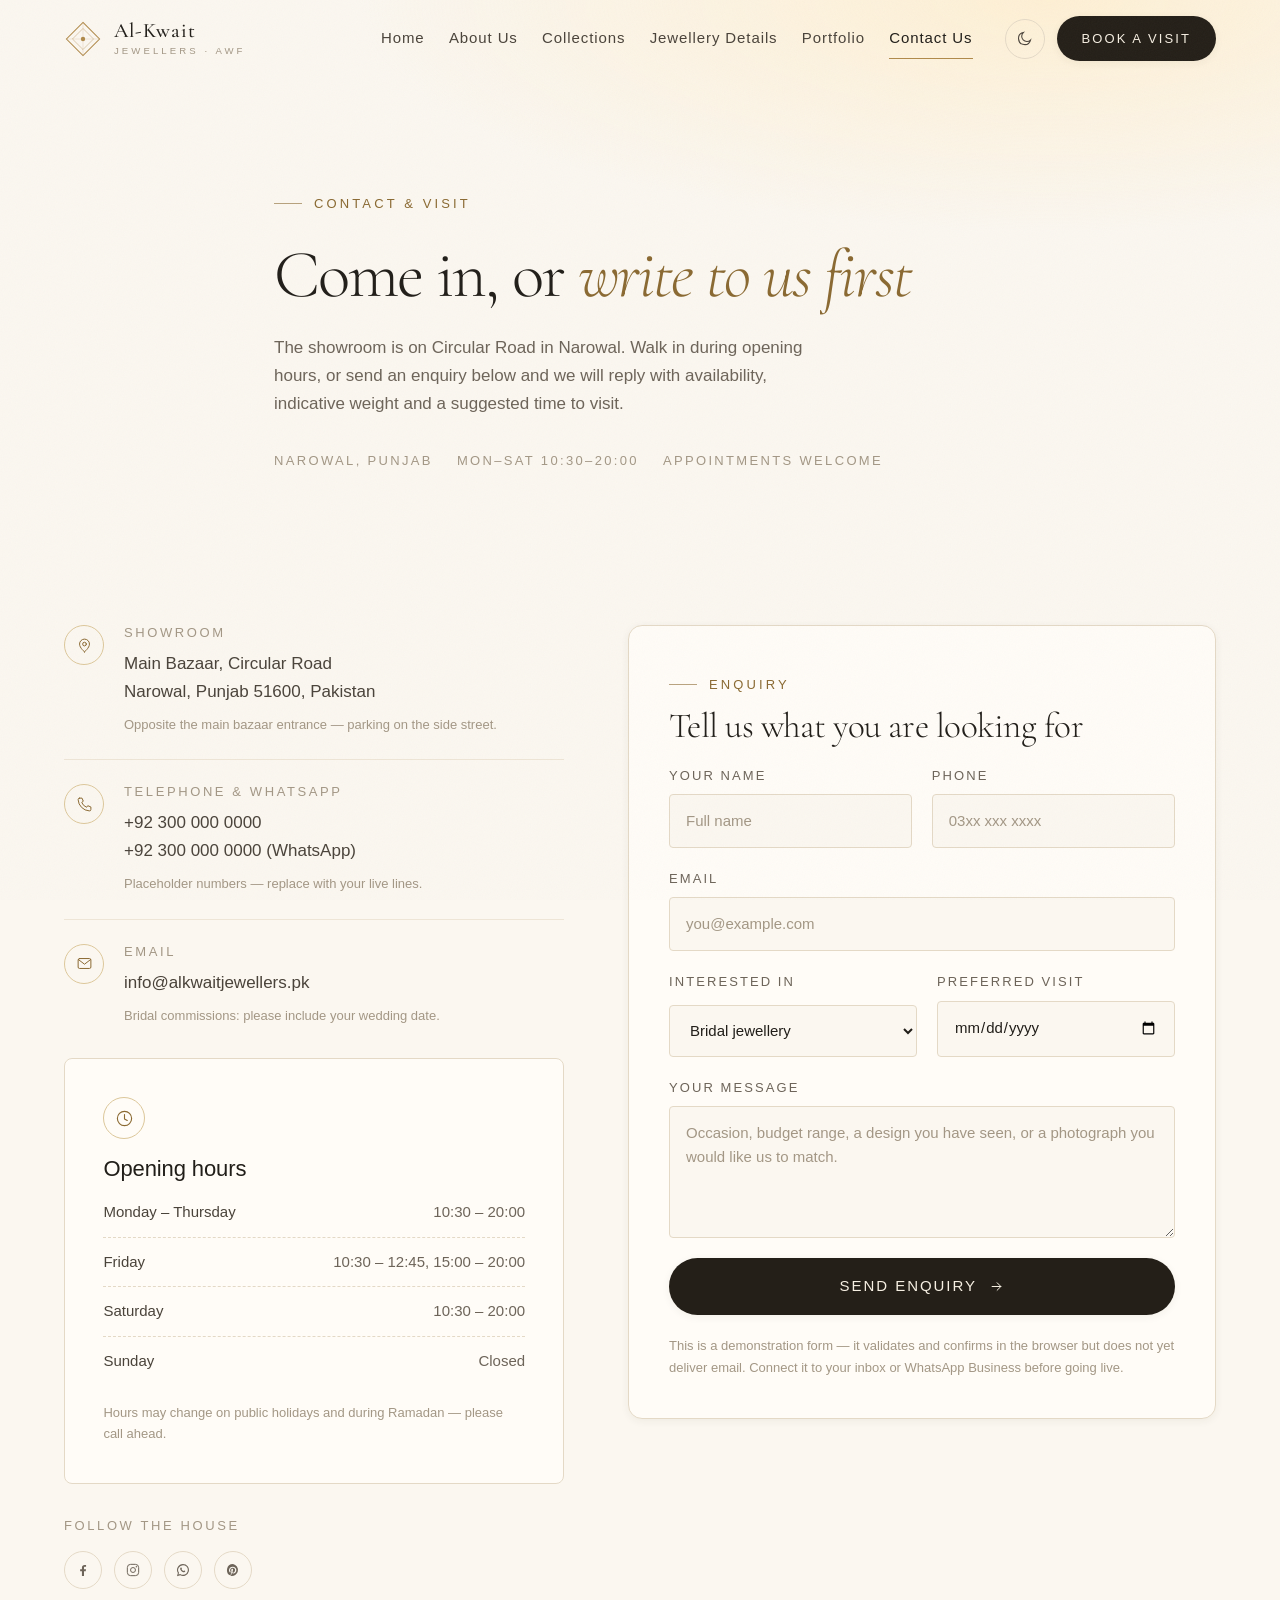
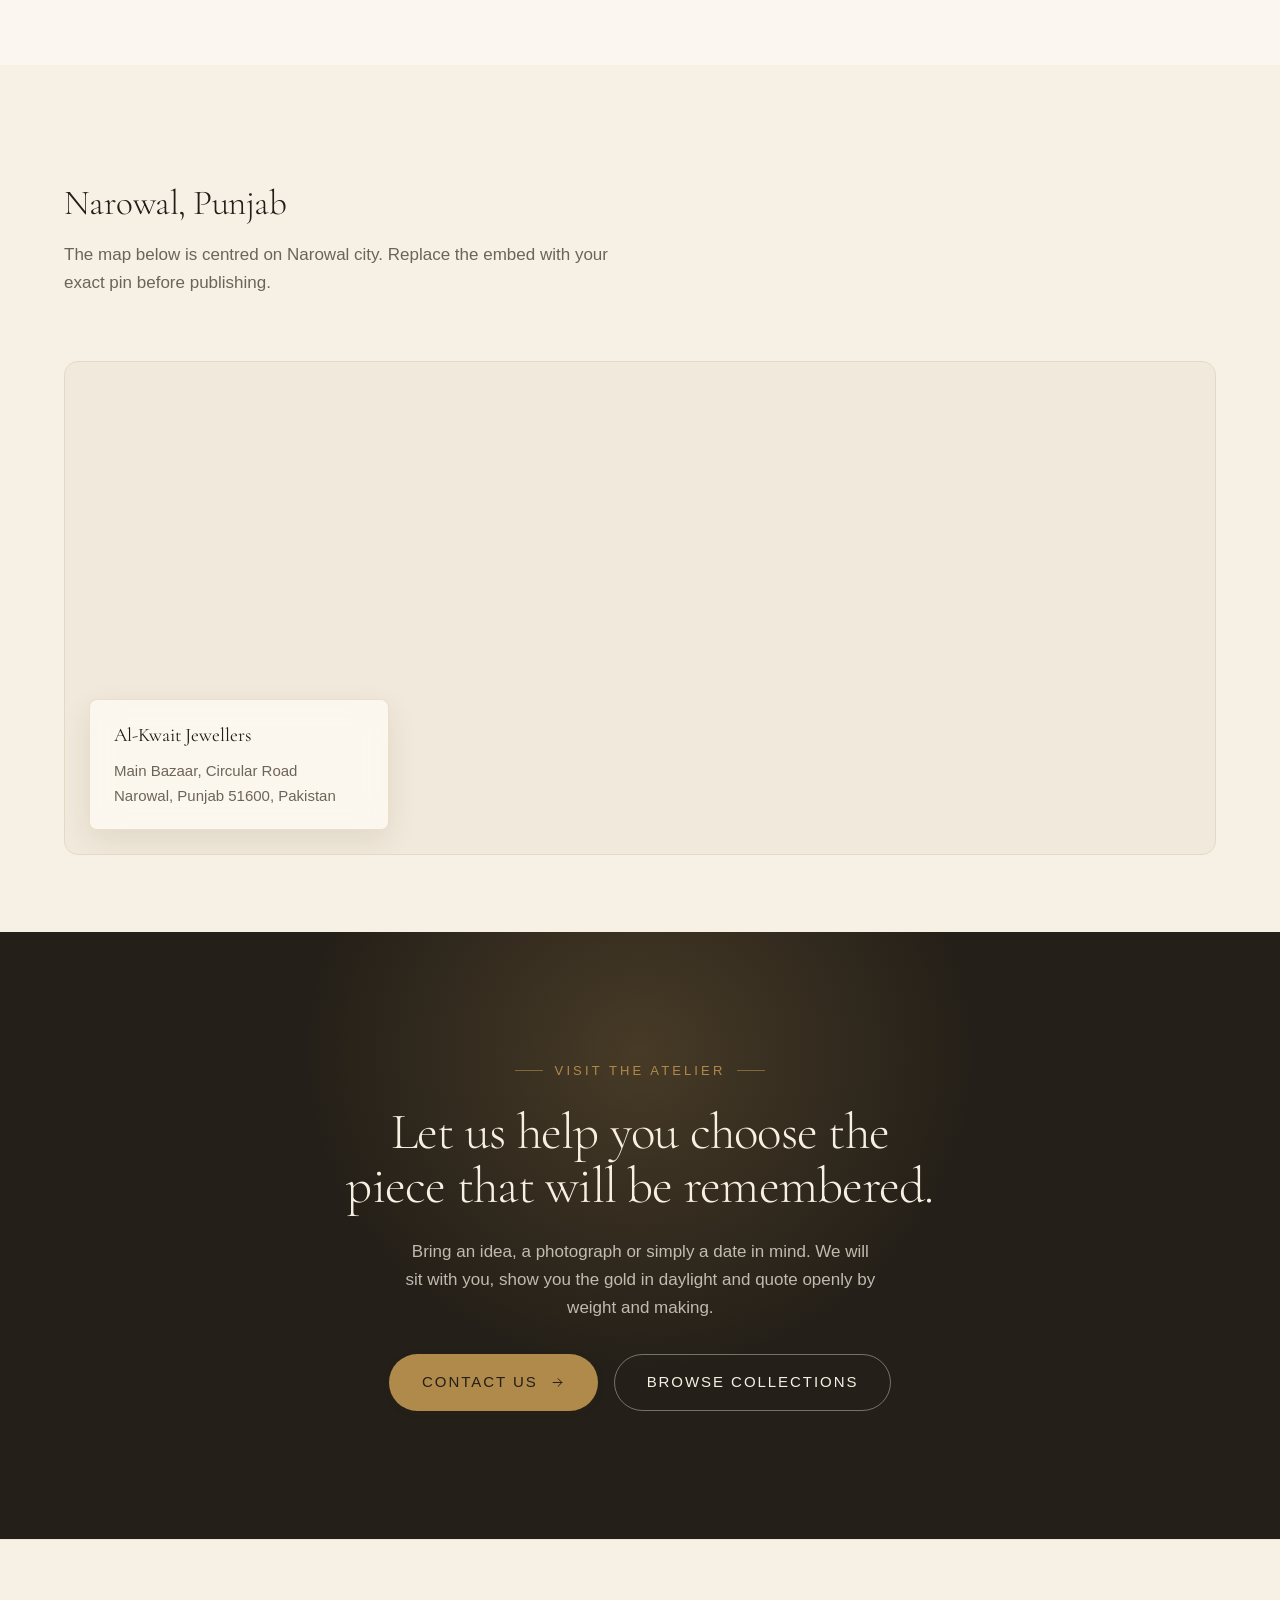
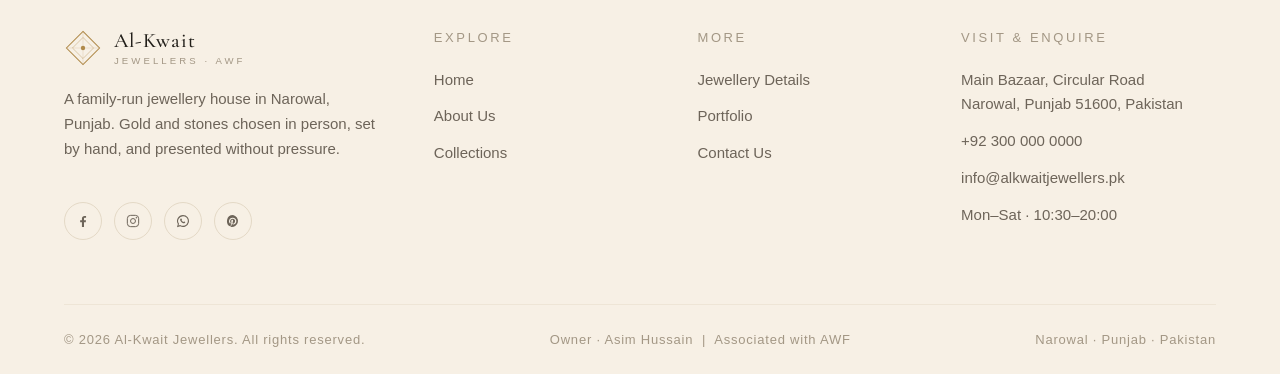
<file: WEB_PROJECTS/PROJECT 2/contact.html>
<!DOCTYPE html>
<html lang="en" data-theme="light">
<head>
  <meta charset="utf-8">
  <meta name="viewport" content="width=device-width, initial-scale=1">
  <title>Contact Us — Al-Kwait Jewellers | Narowal, Pakistan</title>
  <meta name="description" content="Visit or contact Al-Kwait Jewellers at Main Bazaar, Circular Road, Narowal, Punjab 51600, Pakistan. Opening hours, enquiry form, directions and map.">
  <meta name="theme-color" content="#fbf7f0">
  <meta property="og:type" content="website">
  <meta property="og:title" content="Contact Us — Al-Kwait Jewellers">
  <meta property="og:description" content="Visit or contact Al-Kwait Jewellers at Main Bazaar, Circular Road, Narowal, Punjab 51600, Pakistan. Opening hours, enquiry form, directions and map.">
  <meta property="og:image" content="img/hero-necklace.webp">
  <link rel="icon" href="data:image/svg+xml,%3Csvg xmlns='http://www.w3.org/2000/svg' viewBox='0 0 40 40'%3E%3Crect width='40' height='40' fill='%23fbf7f0'/%3E%3Cpath d='M20 5 35 20 20 35 5 20Z' fill='none' stroke='%23b08a4a' stroke-width='2'/%3E%3Ccircle cx='20' cy='20' r='3' fill='%23b08a4a'/%3E%3C/svg%3E">
  <link rel="preconnect" href="https://fonts.googleapis.com">
  <link rel="preconnect" href="https://fonts.gstatic.com" crossorigin>
  <link rel="preconnect" href="https://api.fontshare.com" crossorigin>
  <link href="https://fonts.googleapis.com/css2?family=Cormorant+Garamond:ital,wght@0,300;0,400;0,500;1,300;1,400&display=swap" rel="stylesheet">
  <link href="https://api.fontshare.com/v2/css?f[]=switzer@300,400,500,600&display=swap" rel="stylesheet">
  <link rel="stylesheet" href="base.css">
  <link rel="stylesheet" href="style.css">
</head>
<body class="page-enter">
  <a class="skip-link" href="#main">Skip to content</a>

  <div class="curtain" aria-hidden="true">
    <div class="curtain__mark"><svg viewBox="0 0 40 40" fill="none" aria-hidden="true">
        <path d="M20 2.6 37.4 20 20 37.4 2.6 20Z" stroke="currentColor" stroke-width="1.1"/>
        <path d="M20 8.9 31.1 20 20 31.1 8.9 20Z" stroke="currentColor" stroke-width=".75" opacity=".55"/>
        <path d="M2.6 20h34.8M20 2.6v34.8" stroke="currentColor" stroke-width=".6" opacity=".3"/>
        <circle cx="20" cy="20" r="2.3" fill="currentColor"/>
      </svg></div>
    <div class="curtain__line"></div>
  </div>

  <div class="progress" aria-hidden="true"></div>

  <header class="header">
    <div class="header__inner">
      <a class="brand" data-page-link href="index.html" aria-label="Al-Kwait Jewellers — home">
        <svg class="brand__mark" viewBox="0 0 40 40" fill="none" aria-hidden="true">
        <path d="M20 2.6 37.4 20 20 37.4 2.6 20Z" stroke="currentColor" stroke-width="1.1"/>
        <path d="M20 8.9 31.1 20 20 31.1 8.9 20Z" stroke="currentColor" stroke-width=".75" opacity=".55"/>
        <path d="M2.6 20h34.8M20 2.6v34.8" stroke="currentColor" stroke-width=".6" opacity=".3"/>
        <circle cx="20" cy="20" r="2.3" fill="currentColor"/>
      </svg>
        <span class="brand__text">
          <span class="brand__name">Al-Kwait</span>
          <span class="brand__sub">Jewellers &middot; AWF</span>
        </span>
      </a>
      <nav class="nav" aria-label="Primary">
        <a class="nav__link" data-page-link href="index.html">Home</a>
        <a class="nav__link" data-page-link href="about.html">About Us</a>
        <a class="nav__link" data-page-link href="collections.html">Collections</a>
        <a class="nav__link" data-page-link href="jewellery.html">Jewellery Details</a>
        <a class="nav__link" data-page-link href="portfolio.html">Portfolio</a>
        <a class="nav__link" data-page-link href="contact.html" aria-current="page">Contact Us</a>
      </nav>
      <div class="header__actions">
        <button class="icon-btn" data-theme-toggle type="button" aria-label="Switch appearance"></button>
        <a class="btn btn--primary header__cta" data-page-link href="contact.html">Book a Visit</a>
        <button class="burger" type="button" aria-label="Open menu" aria-expanded="false" aria-controls="drawer">
          <span></span><span></span><span></span>
        </button>
      </div>
    </div>
  </header>

  <div class="drawer" id="drawer" aria-hidden="true">
    <ul class="drawer__list">
      <li class="drawer__item" style="--i:0"><a class="drawer__link" data-page-link href="index.html"><span class="drawer__num">01</span>Home</a></li>
        <li class="drawer__item" style="--i:1"><a class="drawer__link" data-page-link href="about.html"><span class="drawer__num">02</span>About Us</a></li>
        <li class="drawer__item" style="--i:2"><a class="drawer__link" data-page-link href="collections.html"><span class="drawer__num">03</span>Collections</a></li>
        <li class="drawer__item" style="--i:3"><a class="drawer__link" data-page-link href="jewellery.html"><span class="drawer__num">04</span>Jewellery Details</a></li>
        <li class="drawer__item" style="--i:4"><a class="drawer__link" data-page-link href="portfolio.html"><span class="drawer__num">05</span>Portfolio</a></li>
        <li class="drawer__item" style="--i:5"><a class="drawer__link" data-page-link href="contact.html" aria-current="page"><span class="drawer__num">06</span>Contact Us</a></li>
    </ul>
    <div class="drawer__foot">
      <a href="tel:+923000000000">+92 300 000 0000</a>
      <a href="mailto:info@alkwaitjewellers.pk">info@alkwaitjewellers.pk</a>
      <span>Main Bazaar, Circular Road, Narowal, Punjab 51600, Pakistan</span>
    </div>
  </div>

  <main id="main">

    <section class="phero">
      <div class="shell phero__inner">
        <span class="eyebrow reveal">Contact &amp; visit</span>
        <h1 class="phero__title reveal" style="--d:60ms" data-split>Come in, or <em>write to us first</em></h1>
        <p class="reveal" style="--d:140ms">The showroom is on Circular Road in Narowal. Walk in during opening hours, or send an enquiry below and we will reply with availability, indicative weight and a suggested time to visit.</p>
        <div class="phero__meta reveal" style="--d:200ms">
          <span>Narowal, Punjab</span><span>Mon&ndash;Sat 10:30&ndash;20:00</span><span>Appointments welcome</span>
        </div>
      </div>
    </section>

    <section class="section section--tight">
      <div class="shell">
        <div class="contact-grid">
          <div>
            <div class="info-list reveal">
              <div class="info">
                <span class="info__icon"><svg viewBox="0 0 24 24" fill="none" stroke="currentColor" stroke-width="1.4" stroke-linecap="round" stroke-linejoin="round"><path d="M12 21s7-5.6 7-11a7 7 0 1 0-14 0c0 5.4 7 11 7 11z"/><circle cx="12" cy="10" r="2.6"/></svg></span>
                <div>
                  <h3>Showroom</h3>
                  <p>Main Bazaar, Circular Road<br>Narowal, Punjab 51600, Pakistan</p>
                  <small>Opposite the main bazaar entrance &mdash; parking on the side street.</small>
                </div>
              </div>
              <div class="info">
                <span class="info__icon"><svg viewBox="0 0 24 24" fill="none" stroke="currentColor" stroke-width="1.4" stroke-linecap="round" stroke-linejoin="round"><path d="M5 3h3.5l1.8 4.4-2.2 1.6a12 12 0 0 0 6.9 6.9l1.6-2.2L21 15.5V19a2 2 0 0 1-2.2 2A16.8 16.8 0 0 1 3 5.2A2 2 0 0 1 5 3z"/></svg></span>
                <div>
                  <h3>Telephone &amp; WhatsApp</h3>
                  <a href="tel:+923000000000">+92 300 000 0000</a>
                  <a href="tel:+923000000000">+92 300 000 0000 (WhatsApp)</a>
                  <small>Placeholder numbers &mdash; replace with your live lines.</small>
                </div>
              </div>
              <div class="info">
                <span class="info__icon"><svg viewBox="0 0 24 24" fill="none" stroke="currentColor" stroke-width="1.4" stroke-linecap="round" stroke-linejoin="round"><rect x="3" y="5" width="18" height="14" rx="2"/><path d="M3.5 6.5 12 13l8.5-6.5"/></svg></span>
                <div>
                  <h3>Email</h3>
                  <a href="mailto:info@alkwaitjewellers.pk">info@alkwaitjewellers.pk</a>
                  <small>Bridal commissions: please include your wedding date.</small>
                </div>
              </div>
            </div>

            <div class="card reveal" style="--d:120ms;margin-top:var(--space-8)">
              <span class="card__icon"><svg viewBox="0 0 24 24" fill="none" stroke="currentColor" stroke-width="1.4" stroke-linecap="round" stroke-linejoin="round"><circle cx="12" cy="12" r="9"/><path d="M12 7v5.5l3.5 2"/></svg></span>
              <h3>Opening hours</h3>
              <div class="hours">
                <div class="hours__row"><span>Monday &ndash; Thursday</span><span>10:30 &ndash; 20:00</span></div>
                <div class="hours__row"><span>Friday</span><span>10:30 &ndash; 12:45, 15:00 &ndash; 20:00</span></div>
                <div class="hours__row"><span>Saturday</span><span>10:30 &ndash; 20:00</span></div>
                <div class="hours__row"><span>Sunday</span><span>Closed</span></div>
              </div>
              <p style="font-size:var(--text-xs);color:var(--color-text-faint)">Hours may change on public holidays and during Ramadan &mdash; please call ahead.</p>
            </div>

            <div class="reveal" style="--d:180ms;margin-top:var(--space-8)">
              <h4 style="font-size:var(--text-xs);letter-spacing:.2em;text-transform:uppercase;color:var(--color-text-faint);margin-bottom:var(--space-4)">Follow the house</h4>
              <div class="socials" style="margin-top:0">
                <a href="#" aria-label="Facebook (link placeholder)"><svg viewBox="0 0 24 24" fill="currentColor" aria-hidden="true"><path d="M13.5 21v-7.3h2.6l.4-3h-3V8.8c0-.9.3-1.5 1.6-1.5h1.5V4.6c-.3 0-1.2-.1-2.3-.1-2.3 0-3.9 1.4-3.9 4v2.2H7.7v3h2.7V21z"/></svg></a><a href="#" aria-label="Instagram (link placeholder)"><svg viewBox="0 0 24 24" fill="none" stroke="currentColor" stroke-width="1.5" aria-hidden="true"><rect x="3.5" y="3.5" width="17" height="17" rx="5"/><circle cx="12" cy="12" r="3.7"/><circle cx="17" cy="7" r="1.1" fill="currentColor" stroke="none"/></svg></a><a href="#" aria-label="WhatsApp (link placeholder)"><svg viewBox="0 0 24 24" fill="currentColor" aria-hidden="true"><path d="M12 3a9 9 0 0 0-7.7 13.6L3 21.3l4.8-1.3A9 9 0 1 0 12 3zm0 1.7a7.3 7.3 0 0 1 0 14.6 7.2 7.2 0 0 1-3.7-1l-.3-.2-2.8.8.8-2.7-.2-.3A7.3 7.3 0 0 1 12 4.7zm-3 3.5c-.2 0-.5.1-.7.4-.2.3-.6.8-.6 1.6 0 .8.6 1.7.7 1.8.1.2 1.2 2.1 3.1 2.9 1.6.6 1.9.5 2.3.5.4 0 1.2-.5 1.4-1 .2-.5.2-.9.1-1l-1.4-.7c-.2-.1-.3 0-.5.1l-.6.7c-.1.1-.2.2-.4.1a5.3 5.3 0 0 1-2.5-2.2c-.1-.2 0-.3.1-.4l.4-.5c.1-.2.1-.3 0-.5l-.6-1.4c-.2-.4-.4-.4-.5-.4z"/></svg></a><a href="#" aria-label="Pinterest (link placeholder)"><svg viewBox="0 0 24 24" fill="currentColor" aria-hidden="true"><path d="M12 3a9 9 0 0 0-3.3 17.4c-.1-.7-.2-1.7 0-2.5l1-4.2s-.3-.5-.3-1.3c0-1.3.7-2.2 1.6-2.2.8 0 1.1.6 1.1 1.3l-.8 3c-.2.8.4 1.5 1.2 1.5 1.5 0 2.6-1.9 2.6-4.2 0-1.9-1.3-3.3-3.5-3.3-2.4 0-3.9 1.8-3.9 3.8 0 .8.3 1.6.6 2 .1.1.1.2.1.3l-.2.9c0 .2-.2.2-.4.1-1.1-.5-1.8-2.1-1.8-3.4 0-2.7 2-5.2 5.7-5.2 3 0 5.3 2.1 5.3 5 0 3.1-1.9 5.4-4.6 5.4-.9 0-1.8-.5-2.1-1.1l-.6 2.2c-.2.8-.8 1.9-1.2 2.5A9 9 0 1 0 12 3z"/></svg></a>
              </div>
            </div>
          </div>

          <form class="form reveal" style="--d:80ms" data-enquiry novalidate>
            <div>
              <span class="eyebrow">Enquiry</span>
              <h2 style="font-size:var(--text-xl);margin-top:var(--space-3)">Tell us what you are looking for</h2>
            </div>
            <div class="form__row">
              <div class="field">
                <label for="name">Your name</label>
                <input id="name" name="name" type="text" required autocomplete="name" placeholder="Full name">
              </div>
              <div class="field">
                <label for="phone">Phone</label>
                <input id="phone" name="phone" type="tel" required autocomplete="tel" placeholder="03xx xxx xxxx">
              </div>
            </div>
            <div class="field">
              <label for="email">Email</label>
              <input id="email" name="email" type="email" autocomplete="email" placeholder="you@example.com">
            </div>
            <div class="form__row">
              <div class="field">
                <label for="interest">Interested in</label>
                <select id="interest" name="interest">
                  <option>Bridal jewellery</option>
                  <option>Rings</option>
                  <option>Necklaces</option>
                  <option>Bracelets &amp; bangles</option>
                  <option>Earrings</option>
                  <option>Luxury sets</option>
                  <option>Repair, re-polish or re-setting</option>
                </select>
              </div>
              <div class="field">
                <label for="when">Preferred visit</label>
                <input id="when" name="when" type="date">
              </div>
            </div>
            <div class="field">
              <label for="message">Your message</label>
              <textarea id="message" name="message" required placeholder="Occasion, budget range, a design you have seen, or a photograph you would like us to match."></textarea>
            </div>
            <div class="form__ok" role="status" aria-live="polite"></div>
            <button class="btn btn--primary btn--block" type="submit">Send enquiry <svg viewBox="0 0 24 24" fill="none" stroke="currentColor" stroke-width="1.6" stroke-linecap="round" stroke-linejoin="round" aria-hidden="true"><path d="M5 12h14M13 6l6 6-6 6"/></svg></button>
            <p class="form__note">This is a demonstration form &mdash; it validates and confirms in the browser but does not yet deliver email. Connect it to your inbox or WhatsApp Business before going live.</p>
          </form>
        </div>
      </div>
    </section>

    <section class="section section--tight section--tinted">
      <div class="shell">
        <div class="section-head">
          <span class="eyebrow reveal">Finding us</span>
          <h2 class="reveal" style="--d:60ms" data-split>Narowal, Punjab</h2>
          <p class="reveal" style="--d:120ms">The map below is centred on Narowal city. Replace the embed with your exact pin before publishing.</p>
        </div>
        <div class="map reveal" style="--d:160ms">
          <iframe src="https://www.openstreetmap.org/export/embed.html?bbox=74.8380%2C32.0850%2C74.9080%2C32.1250&layer=mapnik&marker=32.1050%2C74.8730" title="Map showing Narowal, Punjab, Pakistan" loading="lazy" referrerpolicy="no-referrer-when-downgrade"></iframe>
          <div class="map__card">
            <strong>Al-Kwait Jewellers</strong>
            <p>Main Bazaar, Circular Road<br>Narowal, Punjab 51600, Pakistan</p>
          </div>
        </div>
      </div>
    </section>

    <section class="cta">
      <div class="shell cta__inner">
        <span class="eyebrow eyebrow--center">Visit the atelier</span>
        <h2 data-split>Let us help you choose the piece that will be remembered.</h2>
        <p class="reveal">Bring an idea, a photograph or simply a date in mind. We will sit with you, show you the gold in daylight and quote openly by weight and making.</p>
        <div class="cta__actions reveal" style="--d:120ms">
          <a class="btn btn--primary" data-page-link href="contact.html">Contact Us <svg viewBox="0 0 24 24" fill="none" stroke="currentColor" stroke-width="1.6" stroke-linecap="round" stroke-linejoin="round" aria-hidden="true"><path d="M5 12h14M13 6l6 6-6 6"/></svg></a>
          <a class="btn btn--ghost" data-page-link href="collections.html">Browse Collections</a>
        </div>
      </div>
    </section>
  </main>

  <footer class="footer">
    <div class="shell">
      <div class="footer__grid">
        <div class="footer__brand">
          <a class="brand" data-page-link href="index.html" aria-label="Al-Kwait Jewellers — home">
            <svg class="brand__mark" viewBox="0 0 40 40" fill="none" aria-hidden="true">
        <path d="M20 2.6 37.4 20 20 37.4 2.6 20Z" stroke="currentColor" stroke-width="1.1"/>
        <path d="M20 8.9 31.1 20 20 31.1 8.9 20Z" stroke="currentColor" stroke-width=".75" opacity=".55"/>
        <path d="M2.6 20h34.8M20 2.6v34.8" stroke="currentColor" stroke-width=".6" opacity=".3"/>
        <circle cx="20" cy="20" r="2.3" fill="currentColor"/>
      </svg>
            <span class="brand__text">
              <span class="brand__name">Al-Kwait</span>
              <span class="brand__sub">Jewellers &middot; AWF</span>
            </span>
          </a>
          <p>A family-run jewellery house in Narowal, Punjab. Gold and stones chosen in person, set by hand, and presented without pressure.</p>
          <div class="socials">
          <a href="#" aria-label="Facebook (link placeholder)"><svg viewBox="0 0 24 24" fill="currentColor" aria-hidden="true"><path d="M13.5 21v-7.3h2.6l.4-3h-3V8.8c0-.9.3-1.5 1.6-1.5h1.5V4.6c-.3 0-1.2-.1-2.3-.1-2.3 0-3.9 1.4-3.9 4v2.2H7.7v3h2.7V21z"/></svg></a>
          <a href="#" aria-label="Instagram (link placeholder)"><svg viewBox="0 0 24 24" fill="none" stroke="currentColor" stroke-width="1.5" aria-hidden="true"><rect x="3.5" y="3.5" width="17" height="17" rx="5"/><circle cx="12" cy="12" r="3.7"/><circle cx="17" cy="7" r="1.1" fill="currentColor" stroke="none"/></svg></a>
          <a href="#" aria-label="WhatsApp (link placeholder)"><svg viewBox="0 0 24 24" fill="currentColor" aria-hidden="true"><path d="M12 3a9 9 0 0 0-7.7 13.6L3 21.3l4.8-1.3A9 9 0 1 0 12 3zm0 1.7a7.3 7.3 0 0 1 0 14.6 7.2 7.2 0 0 1-3.7-1l-.3-.2-2.8.8.8-2.7-.2-.3A7.3 7.3 0 0 1 12 4.7zm-3 3.5c-.2 0-.5.1-.7.4-.2.3-.6.8-.6 1.6 0 .8.6 1.7.7 1.8.1.2 1.2 2.1 3.1 2.9 1.6.6 1.9.5 2.3.5.4 0 1.2-.5 1.4-1 .2-.5.2-.9.1-1l-1.4-.7c-.2-.1-.3 0-.5.1l-.6.7c-.1.1-.2.2-.4.1a5.3 5.3 0 0 1-2.5-2.2c-.1-.2 0-.3.1-.4l.4-.5c.1-.2.1-.3 0-.5l-.6-1.4c-.2-.4-.4-.4-.5-.4z"/></svg></a>
          <a href="#" aria-label="Pinterest (link placeholder)"><svg viewBox="0 0 24 24" fill="currentColor" aria-hidden="true"><path d="M12 3a9 9 0 0 0-3.3 17.4c-.1-.7-.2-1.7 0-2.5l1-4.2s-.3-.5-.3-1.3c0-1.3.7-2.2 1.6-2.2.8 0 1.1.6 1.1 1.3l-.8 3c-.2.8.4 1.5 1.2 1.5 1.5 0 2.6-1.9 2.6-4.2 0-1.9-1.3-3.3-3.5-3.3-2.4 0-3.9 1.8-3.9 3.8 0 .8.3 1.6.6 2 .1.1.1.2.1.3l-.2.9c0 .2-.2.2-.4.1-1.1-.5-1.8-2.1-1.8-3.4 0-2.7 2-5.2 5.7-5.2 3 0 5.3 2.1 5.3 5 0 3.1-1.9 5.4-4.6 5.4-.9 0-1.8-.5-2.1-1.1l-.6 2.2c-.2.8-.8 1.9-1.2 2.5A9 9 0 1 0 12 3z"/></svg></a>
          </div>
        </div>
        <div>
          <h4>Explore</h4>
          <nav class="footer__links" aria-label="Footer navigation">
          <a data-page-link href="index.html">Home</a>
          <a data-page-link href="about.html">About Us</a>
          <a data-page-link href="collections.html">Collections</a>
          </nav>
        </div>
        <div>
          <h4>More</h4>
          <nav class="footer__links" aria-label="Footer navigation continued">
          <a data-page-link href="jewellery.html">Jewellery Details</a>
          <a data-page-link href="portfolio.html">Portfolio</a>
          <a data-page-link href="contact.html">Contact Us</a>
          </nav>
        </div>
        <div>
          <h4>Visit &amp; Enquire</h4>
          <div class="footer__contact">
            <span>Main Bazaar, Circular Road<br>Narowal, Punjab 51600, Pakistan</span>
            <a href="tel:+923000000000">+92 300 000 0000</a>
            <a href="mailto:info@alkwaitjewellers.pk">info@alkwaitjewellers.pk</a>
            <span>Mon&ndash;Sat &middot; 10:30&ndash;20:00</span>
          </div>
        </div>
      </div>
      <div class="footer__bar">
        <p>&copy; <span data-year>2026</span> Al-Kwait Jewellers. All rights reserved.</p>
        <p>Owner &middot; Asim Hussain &nbsp;|&nbsp; Associated with AWF</p>
        <p>Narowal &middot; Punjab &middot; Pakistan</p>
      </div>
    </div>
  </footer>

  <script src="main.js" defer></script>
</body>
</html>
</file>
<file: WEB_PROJECTS/PROJECT 2/base.css>
/* ==========================================================================
   Al-Kwait Jewellers — base.css
   Reset, design tokens, typography primitives
   ========================================================================== */

*,
*::before,
*::after {
  box-sizing: border-box;
  margin: 0;
  padding: 0;
}

/* ---------- Design tokens ---------- */
:root {
  /* Fluid type scale */
  --text-xs: clamp(0.75rem, 0.7rem + 0.25vw, 0.8125rem);
  --text-sm: clamp(0.875rem, 0.8rem + 0.2vw, 0.9375rem);
  --text-base: clamp(1rem, 0.95rem + 0.25vw, 1.0625rem);
  --text-lg: clamp(1.125rem, 1rem + 0.6vw, 1.375rem);
  --text-xl: clamp(1.5rem, 1.2rem + 1.25vw, 2.25rem);
  --text-2xl: clamp(2rem, 1.2rem + 2.5vw, 3.5rem);
  --text-3xl: clamp(2.5rem, 1rem + 4vw, 4.75rem);
  --text-hero: clamp(2.75rem, 0.6rem + 6.6vw, 7.5rem);

  /* 4px spacing system */
  --space-1: 0.25rem;
  --space-2: 0.5rem;
  --space-3: 0.75rem;
  --space-4: 1rem;
  --space-5: 1.25rem;
  --space-6: 1.5rem;
  --space-8: 2rem;
  --space-10: 2.5rem;
  --space-12: 3rem;
  --space-16: 4rem;
  --space-20: 5rem;
  --space-24: 6rem;
  --space-32: 8rem;

  /* Content widths */
  --content-narrow: 640px;
  --content-default: 1020px;
  --content-wide: 1320px;

  /* Radii — elegant, not bubbly */
  --radius-sm: 2px;
  --radius-md: 4px;
  --radius-lg: 8px;
  --radius-xl: 14px;
  --radius-full: 9999px;

  /* Motion */
  --ease-out: cubic-bezier(0.16, 1, 0.3, 1);
  --ease-in: cubic-bezier(0.4, 0, 1, 1);
  --ease-in-out: cubic-bezier(0.4, 0, 0.2, 1);
  --transition-interactive: 220ms cubic-bezier(0.16, 1, 0.3, 1);

  /* Typography families */
  --font-display: 'Cormorant Garamond', 'Times New Roman', Georgia, serif;
  --font-body: 'Switzer', 'Inter', 'Helvetica Neue', Arial, sans-serif;

  /* Header height */
  --header-h: 78px;
}

/* ---------- Light theme (default) — creamy ivory & champagne ---------- */
:root,
[data-theme='light'] {
  --color-bg: #fbf7f0;
  --color-bg-2: #f7f0e5;
  --color-surface: #fffcf7;
  --color-surface-2: #f7f1e7;
  --color-surface-offset: #f1e9db;
  --color-surface-deep: #ebe0cd;

  --color-border: #e4d9c6;
  --color-border-strong: #d5c6ab;
  --color-divider: #eee5d6;

  --color-text: #211e19;
  --color-text-soft: #4a433a;
  --color-text-muted: #6d6459;
  --color-text-faint: #a39785;
  --color-text-inverse: #fbf7f0;

  --color-gold: #b08a4a;
  --color-gold-deep: #8a6931;
  --color-gold-soft: #dcc79a;
  --color-gold-tint: #f3e8d0;

  --color-ink: #241f18; /* dark blocks on light theme */
  --color-ink-text: #f6efe2;

  --shadow-xs: 0 1px 2px rgba(58, 44, 20, 0.05);
  --shadow-sm: 0 2px 8px rgba(58, 44, 20, 0.06);
  --shadow-md: 0 10px 30px rgba(58, 44, 20, 0.09);
  --shadow-lg: 0 26px 70px rgba(58, 44, 20, 0.14);
  --shadow-gold: 0 18px 60px rgba(176, 138, 74, 0.18);

  --glass-bg: rgba(255, 252, 247, 0.72);
  --glass-border: rgba(176, 138, 74, 0.22);
  --grain-opacity: 0.035;
  --light-bloom: rgba(255, 236, 199, 0.75);
}

/* ---------- Dark theme — espresso & champagne ---------- */
[data-theme='dark'] {
  --color-bg: #14110c;
  --color-bg-2: #191510;
  --color-surface: #1c1811;
  --color-surface-2: #221d15;
  --color-surface-offset: #272016;
  --color-surface-deep: #2e261a;

  --color-border: #3a3123;
  --color-border-strong: #4d4130;
  --color-divider: #2b2418;

  --color-text: #efe8dc;
  --color-text-soft: #d6cec0;
  --color-text-muted: #a3988a;
  --color-text-faint: #7a7062;
  --color-text-inverse: #17130d;

  --color-gold: #d9bd85;
  --color-gold-deep: #e6cfa4;
  --color-gold-soft: #8d7345;
  --color-gold-tint: #2b2317;

  --color-ink: #f3ead8;
  --color-ink-text: #1b1710;

  --shadow-xs: 0 1px 2px rgba(0, 0, 0, 0.4);
  --shadow-sm: 0 2px 10px rgba(0, 0, 0, 0.45);
  --shadow-md: 0 12px 34px rgba(0, 0, 0, 0.5);
  --shadow-lg: 0 28px 70px rgba(0, 0, 0, 0.6);
  --shadow-gold: 0 18px 60px rgba(217, 189, 133, 0.14);

  --glass-bg: rgba(28, 24, 17, 0.72);
  --glass-border: rgba(217, 189, 133, 0.2);
  --grain-opacity: 0.05;
  --light-bloom: rgba(217, 189, 133, 0.22);
}

@media (prefers-color-scheme: dark) {
  :root:not([data-theme]) {
    --color-bg: #14110c;
    --color-bg-2: #191510;
    --color-surface: #1c1811;
    --color-surface-2: #221d15;
    --color-surface-offset: #272016;
    --color-surface-deep: #2e261a;
    --color-border: #3a3123;
    --color-border-strong: #4d4130;
    --color-divider: #2b2418;
    --color-text: #efe8dc;
    --color-text-soft: #d6cec0;
    --color-text-muted: #a3988a;
    --color-text-faint: #7a7062;
    --color-text-inverse: #17130d;
    --color-gold: #d9bd85;
    --color-gold-deep: #e6cfa4;
    --color-gold-soft: #8d7345;
    --color-gold-tint: #2b2317;
    --color-ink: #f3ead8;
    --color-ink-text: #1b1710;
    --glass-bg: rgba(28, 24, 17, 0.72);
    --glass-border: rgba(217, 189, 133, 0.2);
    --light-bloom: rgba(217, 189, 133, 0.22);
  }
}

/* ---------- Document ---------- */
html {
  -webkit-text-size-adjust: none;
  text-size-adjust: none;
  -webkit-font-smoothing: antialiased;
  -moz-osx-font-smoothing: grayscale;
  text-rendering: optimizeLegibility;
  scroll-behavior: smooth;
  scroll-padding-top: calc(var(--header-h) + var(--space-4));
}

body {
  min-height: 100dvh;
  font-family: var(--font-body);
  font-size: var(--text-base);
  font-weight: 400;
  line-height: 1.65;
  color: var(--color-text);
  background-color: var(--color-bg);
  overflow-x: hidden;
  transition:
    background-color 600ms var(--ease-out),
    color 400ms var(--ease-out);
}

img,
picture,
video,
svg {
  display: block;
  max-width: 100%;
  height: auto;
}

input,
button,
textarea,
select {
  font: inherit;
  color: inherit;
}

button {
  background: none;
  border: 0;
  cursor: pointer;
}

ul,
ol {
  list-style: none;
}

a {
  color: inherit;
  text-decoration: none;
  transition:
    color var(--transition-interactive),
    opacity var(--transition-interactive);
}

/* ---------- Headings ---------- */
h1,
h2,
h3,
h4 {
  font-family: var(--font-display);
  font-weight: 300;
  line-height: 1.06;
  letter-spacing: -0.015em;
  text-wrap: balance;
  color: var(--color-text);
}

h1 {
  font-size: var(--text-2xl);
}
h2 {
  font-size: var(--text-xl);
}
h3 {
  font-family: var(--font-body);
  font-size: var(--text-lg);
  font-weight: 500;
  line-height: 1.3;
  letter-spacing: -0.005em;
}
h4 {
  font-family: var(--font-body);
  font-size: var(--text-base);
  font-weight: 500;
  line-height: 1.4;
  letter-spacing: 0;
}

p {
  text-wrap: pretty;
}

/* ---------- Focus ---------- */
:focus-visible {
  outline: 2px solid var(--color-gold);
  outline-offset: 3px;
  border-radius: 2px;
}

::selection {
  background: var(--color-gold-tint);
  color: var(--color-text);
}

/* ---------- Scrollbar ---------- */
@supports selector(::-webkit-scrollbar) {
  ::-webkit-scrollbar {
    width: 10px;
  }
  ::-webkit-scrollbar-track {
    background: var(--color-bg-2);
  }
  ::-webkit-scrollbar-thumb {
    background: var(--color-border-strong);
    border-radius: 99px;
    border: 3px solid var(--color-bg-2);
  }
}

/* ---------- Utility ---------- */
.u-visually-hidden {
  position: absolute;
  width: 1px;
  height: 1px;
  overflow: hidden;
  clip: rect(0 0 0 0);
  clip-path: inset(50%);
  white-space: nowrap;
}

.skip-link {
  position: absolute;
  top: -100px;
  left: var(--space-4);
  z-index: 200;
  padding: var(--space-3) var(--space-5);
  background: var(--color-surface);
  border: 1px solid var(--color-gold);
  font-size: var(--text-sm);
  transition: top 200ms var(--ease-out);
}
.skip-link:focus {
  top: var(--space-4);
}

@media (prefers-reduced-motion: reduce) {
  html {
    scroll-behavior: auto;
  }
  *,
  *::before,
  *::after {
    animation-duration: 0.01ms !important;
    animation-iteration-count: 1 !important;
    transition-duration: 0.01ms !important;
  }
}
</file>
<file: WEB_PROJECTS/PROJECT 2/style.css>
/* ==========================================================================
   Al-Kwait Jewellers — style.css
   Components, layout, motion
   ========================================================================== */

/* --------------------------------------------------------------------------
   1. Page shell, texture & transitions
   -------------------------------------------------------------------------- */

body::before {
  /* fine film grain for a printed-catalogue feel */
  content: '';
  position: fixed;
  inset: 0;
  z-index: 300;
  pointer-events: none;
  opacity: var(--grain-opacity);
  background-image: url("data:image/svg+xml,%3Csvg xmlns='http://www.w3.org/2000/svg' width='140' height='140'%3E%3Cfilter id='n'%3E%3CfeTurbulence type='fractalNoise' baseFrequency='0.85' numOctaves='3' stitchTiles='stitch'/%3E%3C/filter%3E%3Crect width='140' height='140' filter='url(%23n)'/%3E%3C/svg%3E");
}

/* Page curtain — loading + page transition */
.curtain {
  position: fixed;
  inset: 0;
  z-index: 400;
  display: grid;
  place-items: center;
  background: var(--color-bg);
  transition: opacity 700ms var(--ease-out);
}
.curtain__mark {
  width: 54px;
  color: var(--color-gold);
  opacity: 0;
  animation: mark-in 1400ms var(--ease-out) forwards;
}
.curtain__line {
  position: absolute;
  bottom: 22%;
  width: 120px;
  height: 1px;
  background: var(--color-border-strong);
  overflow: hidden;
}
.curtain__line::after {
  content: '';
  position: absolute;
  inset: 0;
  background: var(--color-gold);
  transform: translateX(-100%);
  animation: sweep 1400ms var(--ease-in-out) infinite;
}
@keyframes sweep {
  to {
    transform: translateX(100%);
  }
}
@keyframes mark-in {
  from {
    opacity: 0;
    transform: scale(0.9);
  }
  to {
    opacity: 1;
    transform: scale(1);
  }
}
body.is-ready .curtain {
  opacity: 0;
  pointer-events: none;
  visibility: hidden;
  transition:
    opacity 700ms var(--ease-out),
    visibility 0s 700ms;
}
body.is-leaving {
  opacity: 0;
  transition: opacity 260ms var(--ease-in);
}

/* Page entrance */
.page-enter > * {
  animation: page-fade 900ms var(--ease-out) both;
}
@keyframes page-fade {
  from {
    opacity: 0;
  }
  to {
    opacity: 1;
  }
}

/* --------------------------------------------------------------------------
   2. Layout primitives
   -------------------------------------------------------------------------- */

.shell {
  width: 100%;
  max-width: var(--content-wide);
  margin-inline: auto;
  padding-inline: clamp(var(--space-5), 5vw, var(--space-16));
}
.shell--narrow {
  max-width: var(--content-default);
}
.shell--prose {
  max-width: 68ch;
}

.section {
  padding-block: clamp(var(--space-16), 9vw, var(--space-32));
  position: relative;
}
.section--tight {
  padding-block: clamp(var(--space-12), 6vw, var(--space-20));
}
.section--tinted {
  background: var(--color-bg-2);
}
.section--surface {
  background: var(--color-surface-2);
}

.rule {
  height: 1px;
  background: var(--color-divider);
  border: 0;
}

/* Eyebrow / kicker */
.eyebrow {
  display: inline-flex;
  align-items: center;
  gap: var(--space-3);
  font-size: var(--text-xs);
  font-weight: 500;
  letter-spacing: 0.24em;
  text-transform: uppercase;
  color: var(--color-gold-deep);
}
.eyebrow::before {
  content: '';
  width: 28px;
  height: 1px;
  background: currentColor;
  opacity: 0.6;
}
.eyebrow--center::after {
  content: '';
  width: 28px;
  height: 1px;
  background: currentColor;
  opacity: 0.6;
}

.section-head {
  display: grid;
  gap: var(--space-5);
  max-width: 760px;
  margin-bottom: clamp(var(--space-10), 5vw, var(--space-16));
}
.section-head--center {
  margin-inline: auto;
  text-align: center;
  justify-items: center;
}
.section-head p {
  color: var(--color-text-muted);
  max-width: 58ch;
}

.lede {
  font-size: var(--text-lg);
  font-family: var(--font-display);
  font-weight: 300;
  line-height: 1.45;
  color: var(--color-text-soft);
  letter-spacing: -0.01em;
}

/* Gold-italic accent inside display headings */
.gilt {
  font-style: italic;
  color: var(--color-gold-deep);
}

/* --------------------------------------------------------------------------
   3. Buttons
   -------------------------------------------------------------------------- */

.btn {
  display: inline-flex;
  align-items: center;
  justify-content: center;
  gap: var(--space-3);
  padding: 0.95rem var(--space-8);
  font-size: var(--text-sm);
  font-weight: 500;
  letter-spacing: 0.13em;
  text-transform: uppercase;
  border: 1px solid transparent;
  border-radius: var(--radius-full);
  cursor: pointer;
  white-space: nowrap;
  transition:
    background-color var(--transition-interactive),
    color var(--transition-interactive),
    border-color var(--transition-interactive),
    box-shadow var(--transition-interactive),
    transform var(--transition-interactive);
}
.btn svg {
  width: 15px;
  height: 15px;
  flex: none;
  transition: transform var(--transition-interactive);
}
.btn:hover svg {
  transform: translateX(3px);
}

.btn--primary {
  background: var(--color-ink);
  color: var(--color-ink-text);
  box-shadow: var(--shadow-sm);
}
.btn--primary:hover {
  background: var(--color-gold-deep);
  color: #fffcf7;
  transform: translateY(-2px);
  box-shadow: var(--shadow-md);
}
.btn--primary:active {
  transform: translateY(0);
}

.btn--ghost {
  border-color: var(--color-border-strong);
  color: var(--color-text);
  background: transparent;
}
.btn--ghost:hover {
  border-color: var(--color-gold);
  color: var(--color-gold-deep);
  background: var(--color-surface);
  transform: translateY(-2px);
}
.btn--ghost:active {
  transform: translateY(0);
}

.btn--gold {
  background: var(--color-gold-deep);
  color: #fffcf7;
}
.btn--gold:hover {
  background: var(--color-ink);
  color: var(--color-ink-text);
  transform: translateY(-2px);
}

.btn--block {
  width: 100%;
}

/* Text link with animated rule */
.link {
  display: inline-flex;
  align-items: center;
  gap: var(--space-2);
  font-size: var(--text-sm);
  font-weight: 500;
  letter-spacing: 0.12em;
  text-transform: uppercase;
  color: var(--color-gold-deep);
  padding-bottom: 3px;
  background-image: linear-gradient(currentColor, currentColor);
  background-repeat: no-repeat;
  background-size: 0% 1px;
  background-position: 0 100%;
  transition: background-size 400ms var(--ease-out);
}
.link:hover {
  background-size: 100% 1px;
}

/* --------------------------------------------------------------------------
   4. Header & navigation
   -------------------------------------------------------------------------- */

.header {
  position: fixed;
  inset: 0 0 auto;
  z-index: 100;
  height: var(--header-h);
  display: flex;
  align-items: center;
  background: transparent;
  transition:
    background-color 400ms var(--ease-out),
    box-shadow 400ms var(--ease-out),
    border-color 400ms var(--ease-out),
    transform 450ms var(--ease-out);
  border-bottom: 1px solid transparent;
}
.header.is-stuck {
  background: var(--glass-bg);
  backdrop-filter: blur(18px) saturate(140%);
  -webkit-backdrop-filter: blur(18px) saturate(140%);
  border-bottom-color: var(--color-divider);
  box-shadow: var(--shadow-xs);
}
.header.is-hidden {
  transform: translateY(-105%);
}

.header__inner {
  width: 100%;
  max-width: var(--content-wide);
  margin-inline: auto;
  padding-inline: clamp(var(--space-5), 5vw, var(--space-16));
  display: flex;
  align-items: center;
  gap: var(--space-8);
}

/* Brand lockup */
.brand {
  display: flex;
  align-items: center;
  gap: var(--space-3);
  flex: none;
}
.brand__mark {
  width: 38px;
  height: 38px;
  color: var(--color-gold);
  flex: none;
  transition: transform 600ms var(--ease-out);
}
.brand:hover .brand__mark {
  transform: rotate(-8deg);
}
.brand__text {
  display: grid;
  line-height: 1;
}
.brand__name {
  font-family: var(--font-display);
  font-size: 1.28rem;
  font-weight: 500;
  letter-spacing: 0.05em;
  color: var(--color-text);
}
.brand__sub {
  font-size: 0.6rem;
  letter-spacing: 0.32em;
  text-transform: uppercase;
  color: var(--color-text-faint);
  margin-top: 4px;
}

.nav {
  margin-left: auto;
  display: flex;
  align-items: center;
  gap: clamp(var(--space-4), 1.9vw, var(--space-8));
}
.nav__link {
  position: relative;
  font-size: var(--text-sm);
  font-weight: 450;
  letter-spacing: 0.06em;
  color: var(--color-text-soft);
  padding-block: var(--space-2);
}
.nav__link::after {
  content: '';
  position: absolute;
  left: 0;
  bottom: 0;
  width: 100%;
  height: 1px;
  background: var(--color-gold);
  transform: scaleX(0);
  transform-origin: left;
  transition: transform 380ms var(--ease-out);
}
.nav__link:hover,
.nav__link[aria-current='page'] {
  color: var(--color-text);
}
.nav__link:hover::after,
.nav__link[aria-current='page']::after {
  transform: scaleX(1);
}

.header__actions {
  display: flex;
  align-items: center;
  gap: var(--space-3);
  flex: none;
}

.icon-btn {
  width: 40px;
  height: 40px;
  display: grid;
  place-items: center;
  border: 1px solid var(--color-border);
  border-radius: var(--radius-full);
  color: var(--color-text-soft);
  background: transparent;
  transition:
    color var(--transition-interactive),
    border-color var(--transition-interactive),
    background-color var(--transition-interactive);
}
.icon-btn:hover {
  color: var(--color-gold-deep);
  border-color: var(--color-gold);
  background: var(--color-surface);
}
.icon-btn svg {
  width: 17px;
  height: 17px;
}

.header__cta {
  padding: 0.68rem var(--space-6);
  font-size: var(--text-xs);
  letter-spacing: 0.16em;
}

/* Burger */
.burger {
  display: none;
  position: relative;
  width: 42px;
  height: 42px;
  border: 1px solid var(--color-border);
  border-radius: var(--radius-full);
}
/* spans are absolutely positioned so the open state forms a true centred X */
.burger span {
  position: absolute;
  left: 50%;
  top: 50%;
  width: 17px;
  height: 1px;
  margin-left: -8.5px;
  background: var(--color-text);
  transition: transform 340ms var(--ease-out), opacity 200ms var(--ease-out);
}
.burger span:nth-child(1) {
  transform: translateY(-6px);
}
.burger span:nth-child(2) {
  transform: translateY(0);
}
.burger span:nth-child(3) {
  transform: translateY(6px);
}
body.menu-open .burger span:nth-child(1) {
  transform: rotate(45deg);
}
body.menu-open .burger span:nth-child(2) {
  opacity: 0;
}
body.menu-open .burger span:nth-child(3) {
  transform: rotate(-45deg);
}

/* Mobile drawer */
.drawer {
  position: fixed;
  inset: 0;
  z-index: 95;
  display: grid;
  align-content: center;
  padding: var(--space-24) clamp(var(--space-6), 8vw, var(--space-16)) var(--space-16);
  background: var(--color-bg);
  clip-path: inset(0 0 100% 0);
  transition: clip-path 700ms var(--ease-out);
  overflow-y: auto;
}
body.menu-open .drawer {
  clip-path: inset(0 0 0 0);
}
.drawer__list {
  display: grid;
  gap: var(--space-2);
  border-top: 1px solid var(--color-divider);
}
.drawer__item {
  border-bottom: 1px solid var(--color-divider);
}
.drawer__link {
  display: flex;
  align-items: baseline;
  gap: var(--space-4);
  padding-block: var(--space-4);
  font-family: var(--font-display);
  font-size: clamp(1.75rem, 8vw, 2.5rem);
  font-weight: 300;
  letter-spacing: -0.02em;
  color: var(--color-text);
  opacity: 0;
  transform: translateY(14px);
}
body.menu-open .drawer__link {
  animation: drawer-in 620ms var(--ease-out) forwards;
  animation-delay: calc(var(--i, 0) * 60ms + 140ms);
}
@keyframes drawer-in {
  to {
    opacity: 1;
    transform: translateY(0);
  }
}
.drawer__link:hover,
.drawer__link[aria-current='page'] {
  color: var(--color-gold-deep);
}
.drawer__num {
  font-family: var(--font-body);
  font-size: var(--text-xs);
  letter-spacing: 0.2em;
  color: var(--color-text-faint);
}
.drawer__foot {
  margin-top: var(--space-10);
  display: grid;
  gap: var(--space-2);
  font-size: var(--text-sm);
  color: var(--color-text-muted);
}
.drawer__foot a:hover {
  color: var(--color-gold-deep);
}

@media (max-width: 1024px) {
  .nav,
  .header__cta {
    display: none;
  }
  .burger {
    display: grid;
  }
}
@media (min-width: 1025px) {
  .drawer {
    display: none;
  }
}

/* --------------------------------------------------------------------------
   5. Scroll reveal
   -------------------------------------------------------------------------- */

.reveal {
  opacity: 0;
  transform: translateY(22px);
  transition:
    opacity 900ms var(--ease-out),
    transform 900ms var(--ease-out);
  transition-delay: var(--d, 0ms);
  will-change: opacity, transform;
}
.reveal.is-in {
  opacity: 1;
  transform: none;
}

/* NOTE: never collapse this element with clip-path — IntersectionObserver
   measures the clipped box, which would deadlock the reveal permanently. */
.reveal-mask {
  opacity: 0;
  transform: translateY(30px) scale(0.986);
  transition:
    opacity 900ms var(--ease-out),
    transform 1300ms var(--ease-out);
  transition-delay: var(--d, 0ms);
}
.reveal-mask.is-in {
  opacity: 1;
  transform: none;
}

/* Word-by-word text reveal */
.tr-word {
  display: inline-block;
  overflow: hidden;
  vertical-align: bottom;
  /* room for descenders + italic overhang so nothing is clipped */
  padding: 0.04em 0.06em 0.16em;
  margin: -0.04em -0.06em -0.16em;
}
.tr-word > span {
  display: inline-block;
  transform: translateY(105%);
  transition: transform 1100ms var(--ease-out);
  transition-delay: calc(var(--wi, 0) * 55ms + var(--d, 0ms));
}
.is-in .tr-word > span,
.tr-word.is-in > span {
  transform: translateY(0);
}

/* Image frame with zoom-out reveal */
.figure {
  position: relative;
  overflow: hidden;
  background: var(--color-surface-offset);
}
.figure img {
  width: 100%;
  height: 100%;
  object-fit: cover;
  transform: scale(1.12);
  transition: transform 1600ms var(--ease-out);
}
.figure.is-in img {
  transform: scale(1);
}
.figure figcaption {
  position: absolute;
  left: var(--space-5);
  bottom: var(--space-5);
  font-size: var(--text-xs);
  letter-spacing: 0.18em;
  text-transform: uppercase;
  color: #fff;
  text-shadow: 0 1px 12px rgba(0, 0, 0, 0.55);
}

/* --------------------------------------------------------------------------
   6. Cinematic hero (scroll-driven)
   -------------------------------------------------------------------------- */

.hero {
  position: relative;
  height: 220vh; /* scroll runway */
}
.hero__stage {
  position: sticky;
  top: 0;
  height: 100vh;
  height: 100svh;
  overflow: hidden;
  display: grid;
  place-items: center;
  /* background tone shifts through the scroll */
  background:
    radial-gradient(
      120% 90% at 50% 8%,
      var(--light-bloom) 0%,
      transparent 62%
    ),
    linear-gradient(
      180deg,
      var(--color-bg) 0%,
      var(--color-bg-2) 55%,
      var(--color-surface-offset) 100%
    );
  background-size: 100% 100%, 100% 100%;
  transition: none;
}
.hero__tone {
  position: absolute;
  inset: 0;
  background: linear-gradient(180deg, transparent 0%, var(--color-surface-offset) 100%);
  opacity: calc(var(--hp, 0) * 0.85);
  pointer-events: none;
}

/* soft golden light beam */
.hero__beam {
  position: absolute;
  top: -30%;
  left: 50%;
  width: 140vmax;
  height: 90vmax;
  transform: translateX(-50%) rotate(-14deg);
  background: radial-gradient(
    ellipse at center,
    var(--light-bloom) 0%,
    transparent 60%
  );
  opacity: calc(0.55 + var(--hp, 0) * 0.35);
  filter: blur(24px);
  pointer-events: none;
}

/* particles */
.hero__particles {
  position: absolute;
  inset: 0;
  pointer-events: none;
  overflow: hidden;
}
.spark {
  position: absolute;
  width: 3px;
  height: 3px;
  border-radius: 50%;
  background: var(--color-gold);
  opacity: 0;
  box-shadow: 0 0 8px 2px rgba(197, 158, 92, 0.45);
  animation: drift var(--dur, 16s) linear infinite;
  animation-delay: var(--delay, 0s);
}
@keyframes drift {
  0% {
    opacity: 0;
    transform: translate3d(0, 30px, 0) scale(0.6);
  }
  12% {
    opacity: 0.85;
  }
  70% {
    opacity: 0.5;
  }
  100% {
    opacity: 0;
    transform: translate3d(var(--dx, 20px), -70vh, 0) scale(1.1);
  }
}

/* hero layers */
.hero__layers {
  position: absolute;
  inset: 0;
  pointer-events: none;
}
.hero__plate {
  position: absolute;
  left: 50%;
  top: 50%;
  width: clamp(300px, 38vw, 560px);
  aspect-ratio: 2 / 3;
  transform: translate(-50%, -50%);
  overflow: hidden;
  border-radius: 300px 300px 6px 6px;
  box-shadow: var(--shadow-lg);
  will-change: transform, opacity;
}
.hero__plate img {
  width: 100%;
  height: 100%;
  object-fit: cover;
}
.hero__plate::after {
  content: '';
  position: absolute;
  inset: 0;
  background: linear-gradient(180deg, rgba(255, 248, 232, 0.16), rgba(36, 28, 12, 0.28));
}

.hero__float {
  position: absolute;
  will-change: transform;
  filter: drop-shadow(0 22px 34px rgba(70, 52, 20, 0.28));
}
.hero__float img {
  width: 100%;
}
.hero__float--ring {
  width: clamp(84px, 11vw, 165px);
  left: 9%;
  top: 24%;
}
.hero__float--earrings {
  width: clamp(66px, 8vw, 122px);
  right: 10%;
  top: 16%;
}
.hero__float--bangle {
  width: clamp(120px, 15vw, 230px);
  right: 6%;
  bottom: 14%;
}

/* hero copy */
.hero__copy {
  position: relative;
  z-index: 3;
  text-align: center;
  padding-inline: var(--space-6);
  max-width: 940px;
  will-change: transform, opacity;
}
/* soft scrim keeps the headline legible over the jewellery plate */
.hero__copy::before {
  content: '';
  position: absolute;
  inset: -14% -10%;
  z-index: -1;
  pointer-events: none;
  background: radial-gradient(
    58% 52% at 50% 46%,
    rgba(251, 247, 240, 0.88) 0%,
    rgba(251, 247, 240, 0.6) 46%,
    rgba(251, 247, 240, 0) 78%
  );
}
[data-theme='dark'] .hero__copy::before {
  background: radial-gradient(
    58% 52% at 50% 46%,
    rgba(20, 17, 12, 0.86) 0%,
    rgba(20, 17, 12, 0.58) 46%,
    rgba(20, 17, 12, 0) 78%
  );
}
.hero__eyebrow {
  justify-content: center;
  margin-bottom: var(--space-6);
}
.hero__title {
  font-size: var(--text-hero);
  font-weight: 300;
  line-height: 0.98;
  letter-spacing: -0.03em;
}
.hero__title em {
  font-style: italic;
  color: var(--color-gold-deep);
}
.hero__statement {
  margin: var(--space-6) auto 0;
  max-width: 46ch;
  font-size: var(--text-base);
  color: var(--color-text-soft);
}
.hero__actions {
  margin-top: var(--space-8);
  display: flex;
  flex-wrap: wrap;
  gap: var(--space-4);
  justify-content: center;
}

/* second-beat caption revealed as the jewellery takes over */
.hero__beat {
  position: absolute;
  z-index: 4;
  bottom: clamp(var(--space-16), 14vh, var(--space-32));
  left: 50%;
  transform: translateX(-50%);
  text-align: center;
  width: min(560px, 84vw);
  opacity: 0;
  will-change: opacity, transform;
}
.hero__beat span {
  display: block;
  font-size: var(--text-xs);
  letter-spacing: 0.28em;
  text-transform: uppercase;
  color: var(--color-gold-deep);
  margin-bottom: var(--space-3);
}
.hero__beat p {
  font-family: var(--font-display);
  font-size: var(--text-lg);
  font-weight: 300;
  font-style: italic;
  line-height: 1.4;
  color: var(--color-text);
}

/* scroll cue */
.hero__cue {
  position: absolute;
  z-index: 4;
  bottom: var(--space-8);
  left: 50%;
  transform: translateX(-50%);
  display: grid;
  justify-items: center;
  gap: var(--space-3);
  font-size: 0.625rem;
  letter-spacing: 0.3em;
  text-transform: uppercase;
  color: var(--color-text-faint);
  opacity: calc(1 - var(--hp, 0) * 3);
}
.hero__cue i {
  display: block;
  width: 1px;
  height: 46px;
  background: linear-gradient(var(--color-border-strong), transparent);
  position: relative;
  overflow: hidden;
}
.hero__cue i::after {
  content: '';
  position: absolute;
  inset: 0;
  background: var(--color-gold);
  animation: cue 2200ms var(--ease-in-out) infinite;
}
@keyframes cue {
  0% {
    transform: translateY(-100%);
  }
  100% {
    transform: translateY(100%);
  }
}

@media (max-width: 900px) {
  /* keep the floating pieces clear of the headline and buttons */
  .hero__float--ring {
    width: 82px;
    left: -3%;
    top: 7%;
  }
  .hero__float--earrings {
    width: 58px;
    right: -1%;
    top: 5%;
  }
  .hero__float--bangle {
    width: 124px;
    right: -6%;
    bottom: 3%;
  }
}

@media (max-width: 720px) {
  .hero {
    height: 200vh;
  }
  .hero__plate {
    width: 76vw;
  }
  .hero__copy::before {
    inset: -10% -16%;
  }
}

/* --------------------------------------------------------------------------
   7. Marquee band
   -------------------------------------------------------------------------- */

.band {
  border-block: 1px solid var(--color-divider);
  background: var(--color-surface);
  overflow: hidden;
  padding-block: var(--space-5);
}
.band__track {
  display: flex;
  gap: var(--space-16);
  width: max-content;
  animation: marquee 42s linear infinite;
}
.band:hover .band__track {
  animation-play-state: paused;
}
@keyframes marquee {
  to {
    transform: translateX(-50%);
  }
}
.band__item {
  display: flex;
  align-items: center;
  gap: var(--space-16);
  font-family: var(--font-display);
  font-size: var(--text-lg);
  font-weight: 300;
  font-style: italic;
  color: var(--color-text-muted);
  white-space: nowrap;
}
.band__item::after {
  content: '';
  width: 5px;
  height: 5px;
  border-radius: 50%;
  background: var(--color-gold);
  flex: none;
}

/* --------------------------------------------------------------------------
   8. Editorial / split blocks
   -------------------------------------------------------------------------- */

.split {
  display: grid;
  grid-template-columns: 1fr 1fr;
  gap: clamp(var(--space-8), 5vw, var(--space-20));
  align-items: center;
}
.split--wide-left {
  grid-template-columns: 1.15fr 0.85fr;
}
.split--wide-right {
  grid-template-columns: 0.85fr 1.15fr;
}
.split__body {
  display: grid;
  gap: var(--space-5);
  align-content: start;
}
.split__body p {
  color: var(--color-text-muted);
}
.split__media {
  position: relative;
}
.split__media .figure {
  aspect-ratio: 4 / 5;
  border-radius: var(--radius-lg);
}
.split__media--tall .figure {
  aspect-ratio: 3 / 4;
}
.split__badge {
  position: absolute;
  right: calc(-1 * var(--space-6));
  bottom: var(--space-8);
  width: 150px;
  padding: var(--space-5);
  background: var(--glass-bg);
  backdrop-filter: blur(14px);
  -webkit-backdrop-filter: blur(14px);
  border: 1px solid var(--glass-border);
  border-radius: var(--radius-lg);
  box-shadow: var(--shadow-md);
  text-align: center;
}
.split__badge strong {
  display: block;
  font-family: var(--font-display);
  font-size: 2.1rem;
  font-weight: 400;
  line-height: 1;
  color: var(--color-gold-deep);
}
.split__badge span {
  display: block;
  margin-top: var(--space-2);
  font-size: 0.625rem;
  letter-spacing: 0.18em;
  text-transform: uppercase;
  color: var(--color-text-muted);
}

@media (max-width: 860px) {
  .split,
  .split--wide-left,
  .split--wide-right {
    grid-template-columns: 1fr;
  }
  .split--flip .split__media {
    order: -1;
  }
  .split__badge {
    right: var(--space-4);
  }
}

/* --------------------------------------------------------------------------
   9. Value / feature cards
   -------------------------------------------------------------------------- */

.grid-3 {
  display: grid;
  grid-template-columns: repeat(auto-fit, minmax(260px, 1fr));
  gap: clamp(var(--space-5), 2.5vw, var(--space-8));
}
.grid-4 {
  display: grid;
  grid-template-columns: repeat(auto-fit, minmax(215px, 1fr));
  gap: clamp(var(--space-5), 2.5vw, var(--space-8));
}

.card {
  padding: clamp(var(--space-6), 3vw, var(--space-10));
  background: var(--color-surface);
  border: 1px solid var(--color-border);
  border-radius: var(--radius-lg);
  display: grid;
  gap: var(--space-4);
  align-content: start;
  transition:
    border-color var(--transition-interactive),
    box-shadow var(--transition-interactive),
    background-color var(--transition-interactive);
}
.card__icon {
  width: 42px;
  height: 42px;
  display: grid;
  place-items: center;
  border: 1px solid var(--color-gold-soft);
  border-radius: var(--radius-full);
  color: var(--color-gold-deep);
}
.card__icon svg {
  width: 19px;
  height: 19px;
}
.card p {
  font-size: var(--text-sm);
  color: var(--color-text-muted);
}
.card__num {
  font-family: var(--font-display);
  font-size: 1.05rem;
  color: var(--color-gold-deep);
  letter-spacing: 0.1em;
}

/* Stats */
.stats {
  display: grid;
  grid-template-columns: repeat(auto-fit, minmax(180px, 1fr));
  gap: clamp(var(--space-6), 3vw, var(--space-10));
  padding-block: clamp(var(--space-10), 5vw, var(--space-16));
  border-block: 1px solid var(--color-divider);
}
.stat {
  text-align: center;
}
.stat strong {
  display: block;
  font-family: var(--font-display);
  font-size: clamp(2.4rem, 5vw, 3.6rem);
  font-weight: 300;
  line-height: 1;
  color: var(--color-text);
}
.stat span {
  display: block;
  margin-top: var(--space-3);
  font-size: var(--text-xs);
  letter-spacing: 0.2em;
  text-transform: uppercase;
  color: var(--color-text-muted);
}

/* --------------------------------------------------------------------------
   10. Collections — filter + product cards
   -------------------------------------------------------------------------- */

.filters {
  display: flex;
  flex-wrap: wrap;
  gap: var(--space-3);
  justify-content: center;
  margin-bottom: clamp(var(--space-10), 5vw, var(--space-16));
}
.chip {
  padding: 0.6rem var(--space-5);
  font-size: var(--text-xs);
  font-weight: 500;
  letter-spacing: 0.16em;
  text-transform: uppercase;
  color: var(--color-text-muted);
  border: 1px solid var(--color-border);
  border-radius: var(--radius-full);
  background: transparent;
  transition:
    color var(--transition-interactive),
    border-color var(--transition-interactive),
    background-color var(--transition-interactive);
}
.chip:hover {
  color: var(--color-gold-deep);
  border-color: var(--color-gold-soft);
}
.chip[aria-pressed='true'] {
  background: var(--color-ink);
  border-color: var(--color-ink);
  color: var(--color-ink-text);
}

.products {
  display: grid;
  grid-template-columns: repeat(auto-fill, minmax(275px, 1fr));
  gap: clamp(var(--space-6), 3vw, var(--space-10)) clamp(var(--space-5), 2.5vw, var(--space-8));
}
.product {
  display: grid;
  gap: var(--space-4);
  transition:
    opacity 480ms var(--ease-out),
    transform 480ms var(--ease-out);
}
.product.is-hidden {
  display: none;
}
.product.is-filtering {
  opacity: 0;
  transform: translateY(12px);
}
.product__media {
  position: relative;
  aspect-ratio: 4 / 5;
  overflow: hidden;
  border-radius: var(--radius-lg);
  background: var(--color-surface-offset);
}
.product__media img {
  width: 100%;
  height: 100%;
  object-fit: cover;
  transition: transform 1100ms var(--ease-out), filter 700ms var(--ease-out);
}
.product:hover .product__media img {
  transform: scale(1.06);
}
.product__veil {
  position: absolute;
  inset: 0;
  background: linear-gradient(180deg, transparent 45%, rgba(30, 22, 10, 0.62) 100%);
  opacity: 0;
  transition: opacity 500ms var(--ease-out);
}
.product:hover .product__veil {
  opacity: 1;
}
.product__action {
  position: absolute;
  left: 50%;
  bottom: var(--space-6);
  transform: translate(-50%, 14px);
  opacity: 0;
  padding: 0.6rem var(--space-6);
  font-size: 0.625rem;
  letter-spacing: 0.2em;
  text-transform: uppercase;
  color: #241f18;
  background: rgba(255, 252, 247, 0.94);
  border-radius: var(--radius-full);
  transition:
    opacity 420ms var(--ease-out),
    transform 420ms var(--ease-out);
  white-space: nowrap;
}
.product:hover .product__action,
.product:focus-within .product__action {
  opacity: 1;
  transform: translate(-50%, 0);
}
.product__tag {
  position: absolute;
  top: var(--space-4);
  left: var(--space-4);
  padding: 0.35rem var(--space-3);
  font-size: 0.5625rem;
  letter-spacing: 0.18em;
  text-transform: uppercase;
  color: var(--color-text);
  background: rgba(255, 252, 247, 0.9);
  border-radius: var(--radius-full);
}
.product__meta {
  display: flex;
  align-items: baseline;
  justify-content: space-between;
  gap: var(--space-4);
}
.product__name {
  font-family: var(--font-display);
  font-size: 1.24rem;
  font-weight: 400;
  letter-spacing: -0.01em;
  color: var(--color-text);
}
.product__cat {
  font-size: 0.625rem;
  letter-spacing: 0.2em;
  text-transform: uppercase;
  color: var(--color-text-faint);
  white-space: nowrap;
}
.product__note {
  font-size: var(--text-sm);
  color: var(--color-text-muted);
  margin-top: calc(-1 * var(--space-2));
}
.product a:hover .product__name {
  color: var(--color-gold-deep);
}

.empty {
  padding-block: var(--space-20);
  text-align: center;
  color: var(--color-text-muted);
  display: none;
}
.empty.is-shown {
  display: block;
}

/* --------------------------------------------------------------------------
   11. Product detail page
   -------------------------------------------------------------------------- */

.crumbs {
  display: flex;
  flex-wrap: wrap;
  align-items: center;
  gap: var(--space-3);
  font-size: var(--text-xs);
  letter-spacing: 0.14em;
  text-transform: uppercase;
  color: var(--color-text-faint);
}
.crumbs a:hover {
  color: var(--color-gold-deep);
}
.crumbs span[aria-hidden] {
  opacity: 0.5;
}

.detail {
  display: grid;
  grid-template-columns: 1.08fr 0.92fr;
  gap: clamp(var(--space-8), 5vw, var(--space-20));
  align-items: start;
}
.gallery {
  display: grid;
  gap: var(--space-4);
  position: sticky;
  top: calc(var(--header-h) + var(--space-6));
}
.gallery__main {
  position: relative;
  aspect-ratio: 1 / 1;
  overflow: hidden;
  border-radius: var(--radius-xl);
  background: var(--color-surface-offset);
  box-shadow: var(--shadow-md);
}
.gallery__main img {
  width: 100%;
  height: 100%;
  object-fit: cover;
  transition: opacity 480ms var(--ease-out), transform 900ms var(--ease-out);
}
.gallery__main.is-swapping img {
  opacity: 0;
  transform: scale(1.04);
}
.gallery__zoom {
  position: absolute;
  right: var(--space-4);
  bottom: var(--space-4);
  padding: 0.5rem var(--space-4);
  font-size: 0.5625rem;
  letter-spacing: 0.2em;
  text-transform: uppercase;
  background: var(--glass-bg);
  backdrop-filter: blur(12px);
  -webkit-backdrop-filter: blur(12px);
  border: 1px solid var(--glass-border);
  border-radius: var(--radius-full);
  color: var(--color-text);
}
.thumbs {
  display: grid;
  grid-template-columns: repeat(4, 1fr);
  gap: var(--space-3);
}
.thumb {
  aspect-ratio: 1 / 1;
  overflow: hidden;
  border-radius: var(--radius-md);
  border: 1px solid var(--color-border);
  padding: 0;
  transition:
    border-color var(--transition-interactive),
    transform var(--transition-interactive);
}
.thumb img {
  width: 100%;
  height: 100%;
  object-fit: cover;
}
.thumb:hover {
  transform: translateY(-2px);
  border-color: var(--color-gold-soft);
}
.thumb[aria-selected='true'] {
  border-color: var(--color-gold);
  box-shadow: 0 0 0 1px var(--color-gold);
}

.detail__body {
  display: grid;
  gap: var(--space-6);
}
.detail__title {
  font-size: var(--text-xl);
  font-weight: 300;
}
.detail__price {
  display: flex;
  align-items: baseline;
  gap: var(--space-3);
  font-family: var(--font-display);
  font-size: var(--text-lg);
  color: var(--color-gold-deep);
}
.detail__price small {
  font-family: var(--font-body);
  font-size: var(--text-xs);
  letter-spacing: 0.14em;
  text-transform: uppercase;
  color: var(--color-text-faint);
}
.detail__body > p {
  color: var(--color-text-muted);
}

.spec {
  border-top: 1px solid var(--color-divider);
}
.spec__row {
  display: grid;
  grid-template-columns: 168px 1fr;
  gap: var(--space-4);
  padding-block: var(--space-4);
  border-bottom: 1px solid var(--color-divider);
  font-size: var(--text-sm);
}
.spec__row dt {
  font-size: var(--text-xs);
  letter-spacing: 0.16em;
  text-transform: uppercase;
  color: var(--color-text-faint);
}
.spec__row dd {
  color: var(--color-text-soft);
}

.glass-panel {
  padding: clamp(var(--space-6), 3vw, var(--space-8));
  background: var(--glass-bg);
  backdrop-filter: blur(16px);
  -webkit-backdrop-filter: blur(16px);
  border: 1px solid var(--glass-border);
  border-radius: var(--radius-xl);
  box-shadow: var(--shadow-sm);
  display: grid;
  gap: var(--space-4);
}
.glass-panel h3 {
  font-family: var(--font-display);
  font-size: var(--text-lg);
  font-weight: 400;
}
.glass-panel p {
  font-size: var(--text-sm);
  color: var(--color-text-muted);
}
.glass-panel .btn {
  justify-self: start;
}

.tick {
  display: grid;
  gap: var(--space-3);
  font-size: var(--text-sm);
  color: var(--color-text-soft);
}
.tick li {
  display: flex;
  gap: var(--space-3);
  align-items: flex-start;
}
.tick svg {
  width: 15px;
  height: 15px;
  flex: none;
  margin-top: 5px;
  color: var(--color-gold);
}

@media (max-width: 900px) {
  .detail {
    grid-template-columns: 1fr;
  }
  .gallery {
    position: static;
  }
  .spec__row {
    grid-template-columns: 1fr;
    gap: var(--space-1);
  }
}

/* --------------------------------------------------------------------------
   12. Portfolio — asymmetric mosaic + lightbox
   -------------------------------------------------------------------------- */

.mosaic {
  display: grid;
  grid-template-columns: repeat(12, 1fr);
  gap: clamp(var(--space-4), 1.6vw, var(--space-6));
}
.tile {
  position: relative;
  overflow: hidden;
  border-radius: var(--radius-lg);
  background: var(--color-surface-offset);
  cursor: zoom-in;
  padding: 0;
  display: block;
  width: 100%;
}
.tile img {
  width: 100%;
  height: 100%;
  object-fit: cover;
  transition: transform 1400ms var(--ease-out), filter 700ms var(--ease-out);
}
.tile:hover img {
  transform: scale(1.05);
}
.tile__label {
  position: absolute;
  inset: auto 0 0 0;
  padding: var(--space-8) var(--space-5) var(--space-5);
  background: linear-gradient(transparent, rgba(28, 20, 8, 0.72));
  color: #fff;
  text-align: left;
  opacity: 0;
  transform: translateY(10px);
  transition:
    opacity 500ms var(--ease-out),
    transform 500ms var(--ease-out);
}
.tile:hover .tile__label,
.tile:focus-visible .tile__label {
  opacity: 1;
  transform: none;
}
.tile__label strong {
  display: block;
  font-family: var(--font-display);
  font-size: 1.2rem;
  font-weight: 400;
}
.tile__label span {
  font-size: 0.5625rem;
  letter-spacing: 0.2em;
  text-transform: uppercase;
  opacity: 0.85;
}

.tile--a {
  grid-column: span 7;
  aspect-ratio: 4 / 3;
}
.tile--b {
  grid-column: span 5;
  aspect-ratio: 3 / 4;
}
.tile--c {
  grid-column: span 4;
  aspect-ratio: 1 / 1;
}
.tile--d {
  grid-column: span 8;
  aspect-ratio: 16 / 10;
}
.tile--e {
  grid-column: span 6;
  aspect-ratio: 3 / 2;
}
.tile--offset {
  margin-top: clamp(var(--space-6), 5vw, var(--space-16));
}

@media (max-width: 860px) {
  .mosaic {
    grid-template-columns: repeat(2, 1fr);
  }
  .tile--a,
  .tile--b,
  .tile--c,
  .tile--d,
  .tile--e {
    grid-column: span 2;
    aspect-ratio: 4 / 3;
  }
  .tile--offset {
    margin-top: 0;
  }
}

/* Lightbox */
.lightbox {
  position: fixed;
  inset: 0;
  z-index: 200;
  display: grid;
  place-items: center;
  padding: clamp(var(--space-5), 5vw, var(--space-16));
  background: rgba(22, 17, 9, 0.86);
  backdrop-filter: blur(10px);
  -webkit-backdrop-filter: blur(10px);
  opacity: 0;
  visibility: hidden;
  transition: opacity 420ms var(--ease-out), visibility 0s 420ms;
}
.lightbox.is-open {
  opacity: 1;
  visibility: visible;
  transition: opacity 420ms var(--ease-out);
}
.lightbox__frame {
  position: relative;
  max-width: min(1100px, 100%);
  transform: scale(0.96);
  transition: transform 480ms var(--ease-out);
}
.lightbox.is-open .lightbox__frame {
  transform: scale(1);
}
.lightbox img {
  max-height: 78vh;
  width: auto;
  border-radius: var(--radius-md);
  box-shadow: 0 40px 90px rgba(0, 0, 0, 0.5);
}
.lightbox__cap {
  margin-top: var(--space-4);
  text-align: center;
  color: #f2e9d8;
  font-size: var(--text-sm);
  letter-spacing: 0.1em;
}
.lightbox__close,
.lightbox__nav {
  position: absolute;
  display: grid;
  place-items: center;
  width: 46px;
  height: 46px;
  border-radius: var(--radius-full);
  border: 1px solid rgba(242, 233, 216, 0.3);
  color: #f2e9d8;
  background: rgba(22, 17, 9, 0.4);
  transition: background-color var(--transition-interactive), border-color var(--transition-interactive);
}
.lightbox__close:hover,
.lightbox__nav:hover {
  background: rgba(242, 233, 216, 0.16);
  border-color: rgba(242, 233, 216, 0.6);
}
.lightbox__close {
  top: calc(-1 * var(--space-16));
  right: 0;
}
.lightbox__nav svg,
.lightbox__close svg {
  width: 18px;
  height: 18px;
}
.lightbox__nav--prev {
  left: calc(-1 * var(--space-16));
  top: 50%;
  margin-top: -23px;
}
.lightbox__nav--next {
  right: calc(-1 * var(--space-16));
  top: 50%;
  margin-top: -23px;
}
@media (max-width: 860px) {
  .lightbox__close {
    top: calc(-1 * var(--space-12));
  }
  .lightbox__nav--prev {
    left: var(--space-2);
    top: auto;
    bottom: calc(-1 * var(--space-16));
    margin-top: 0;
  }
  .lightbox__nav--next {
    right: var(--space-2);
    top: auto;
    bottom: calc(-1 * var(--space-16));
    margin-top: 0;
  }
}

/* --------------------------------------------------------------------------
   13. Timeline
   -------------------------------------------------------------------------- */

.timeline {
  display: grid;
  gap: 0;
  position: relative;
}
.tl {
  display: grid;
  grid-template-columns: 128px 1fr;
  gap: clamp(var(--space-5), 3vw, var(--space-10));
  padding-block: clamp(var(--space-8), 4vw, var(--space-12));
  border-top: 1px solid var(--color-divider);
}
.tl:last-child {
  border-bottom: 1px solid var(--color-divider);
}
.tl__year {
  font-family: var(--font-display);
  font-size: 1.7rem;
  font-weight: 400;
  color: var(--color-gold-deep);
  line-height: 1;
  position: relative;
}
.tl__body {
  display: grid;
  gap: var(--space-3);
  max-width: 62ch;
}
.tl__body p {
  color: var(--color-text-muted);
  font-size: var(--text-sm);
}
@media (max-width: 700px) {
  .tl {
    grid-template-columns: 1fr;
    gap: var(--space-4);
  }
}

/* --------------------------------------------------------------------------
   14. Contact page
   -------------------------------------------------------------------------- */

.contact-grid {
  display: grid;
  grid-template-columns: 0.92fr 1.08fr;
  gap: clamp(var(--space-8), 5vw, var(--space-20));
  align-items: start;
}
.info-list {
  display: grid;
  gap: var(--space-6);
}
.info {
  display: grid;
  grid-template-columns: 40px 1fr;
  gap: var(--space-5);
  padding-bottom: var(--space-6);
  border-bottom: 1px solid var(--color-divider);
}
.info:last-child {
  border-bottom: 0;
  padding-bottom: 0;
}
.info__icon {
  width: 40px;
  height: 40px;
  display: grid;
  place-items: center;
  border: 1px solid var(--color-gold-soft);
  border-radius: var(--radius-full);
  color: var(--color-gold-deep);
}
.info__icon svg {
  width: 17px;
  height: 17px;
}
.info h3 {
  font-size: var(--text-xs);
  font-weight: 500;
  letter-spacing: 0.2em;
  text-transform: uppercase;
  color: var(--color-text-faint);
  margin-bottom: var(--space-2);
}
.info p,
.info a {
  font-size: var(--text-base);
  color: var(--color-text-soft);
  display: block;
}
.info a:hover {
  color: var(--color-gold-deep);
}
.info small {
  display: block;
  margin-top: var(--space-2);
  font-size: var(--text-xs);
  color: var(--color-text-faint);
}

.hours {
  display: grid;
  gap: var(--space-3);
}
.hours__row {
  display: flex;
  justify-content: space-between;
  gap: var(--space-4);
  font-size: var(--text-sm);
  padding-bottom: var(--space-3);
  border-bottom: 1px dashed var(--color-border);
}
.hours__row:last-child {
  border-bottom: 0;
}
.hours__row span:first-child {
  color: var(--color-text-soft);
}
.hours__row span:last-child {
  color: var(--color-text-muted);
  font-variant-numeric: tabular-nums;
}

/* Form */
.form {
  display: grid;
  gap: var(--space-5);
  padding: clamp(var(--space-6), 3.5vw, var(--space-10));
  background: var(--color-surface);
  border: 1px solid var(--color-border);
  border-radius: var(--radius-xl);
  box-shadow: var(--shadow-sm);
}
.form__row {
  display: grid;
  grid-template-columns: 1fr 1fr;
  gap: var(--space-5);
}
.field {
  display: grid;
  gap: var(--space-2);
}
.field label {
  font-size: var(--text-xs);
  letter-spacing: 0.16em;
  text-transform: uppercase;
  color: var(--color-text-muted);
}
.field input,
.field select,
.field textarea {
  padding: 0.85rem var(--space-4);
  font-size: var(--text-sm);
  background: var(--color-bg);
  border: 1px solid var(--color-border);
  border-radius: var(--radius-md);
  color: var(--color-text);
  transition:
    border-color var(--transition-interactive),
    box-shadow var(--transition-interactive),
    background-color var(--transition-interactive);
}
.field textarea {
  resize: vertical;
  min-height: 132px;
}
.field input::placeholder,
.field textarea::placeholder {
  color: var(--color-text-faint);
}
.field input:focus,
.field select:focus,
.field textarea:focus {
  outline: none;
  border-color: var(--color-gold);
  box-shadow: 0 0 0 3px var(--color-gold-tint);
  background: var(--color-surface);
}
.form__note {
  font-size: var(--text-xs);
  color: var(--color-text-faint);
}
.form__ok {
  display: none;
  padding: var(--space-4) var(--space-5);
  font-size: var(--text-sm);
  color: var(--color-text-soft);
  background: var(--color-gold-tint);
  border-radius: var(--radius-md);
  border: 1px solid var(--color-gold-soft);
}
.form__ok.is-shown {
  display: block;
  animation: page-fade 500ms var(--ease-out);
}

@media (max-width: 900px) {
  .contact-grid {
    grid-template-columns: 1fr;
  }
}
@media (max-width: 560px) {
  .form__row {
    grid-template-columns: 1fr;
  }
}

/* Map */
.map {
  position: relative;
  aspect-ratio: 21 / 9;
  min-height: 320px;
  overflow: hidden;
  border-radius: var(--radius-xl);
  border: 1px solid var(--color-border);
  background: var(--color-surface-offset);
}
.map iframe {
  width: 100%;
  height: 100%;
  border: 0;
  filter: sepia(0.16) saturate(0.85) contrast(0.95);
}
[data-theme='dark'] .map iframe {
  filter: invert(0.9) hue-rotate(180deg) sepia(0.18) saturate(0.7);
}
.map__card {
  position: absolute;
  left: var(--space-6);
  bottom: var(--space-6);
  width: min(300px, calc(100% - var(--space-12)));
  padding: var(--space-5) var(--space-6);
  background: var(--glass-bg);
  backdrop-filter: blur(16px);
  -webkit-backdrop-filter: blur(16px);
  border: 1px solid var(--glass-border);
  border-radius: var(--radius-lg);
  box-shadow: var(--shadow-md);
}
.map__card strong {
  display: block;
  font-family: var(--font-display);
  font-size: 1.2rem;
  font-weight: 400;
  margin-bottom: var(--space-2);
}
.map__card p {
  font-size: var(--text-sm);
  color: var(--color-text-muted);
}

/* --------------------------------------------------------------------------
   15. Page hero (interior pages)
   -------------------------------------------------------------------------- */

.phero {
  position: relative;
  padding-top: calc(var(--header-h) + clamp(var(--space-16), 9vw, var(--space-32)));
  padding-bottom: clamp(var(--space-12), 6vw, var(--space-20));
  overflow: hidden;
}
.phero::after {
  content: '';
  position: absolute;
  inset: 0;
  pointer-events: none;
  background: radial-gradient(90% 70% at 82% 0%, var(--light-bloom) 0%, transparent 60%);
  opacity: 0.9;
}
.phero__inner {
  position: relative;
  z-index: 1;
  display: grid;
  gap: var(--space-6);
  max-width: 860px;
}
.phero__title {
  font-size: var(--text-3xl);
  font-weight: 300;
  letter-spacing: -0.03em;
}
.phero__title em {
  font-style: italic;
  color: var(--color-gold-deep);
}
.phero p {
  max-width: 56ch;
  color: var(--color-text-muted);
}
.phero__meta {
  display: flex;
  flex-wrap: wrap;
  gap: var(--space-6);
  margin-top: var(--space-2);
  font-size: var(--text-xs);
  letter-spacing: 0.18em;
  text-transform: uppercase;
  color: var(--color-text-faint);
}

/* Parallax banner strip */
.banner {
  position: relative;
  height: clamp(320px, 52vh, 620px);
  overflow: hidden;
}
.banner img {
  position: absolute;
  inset: -12% 0;
  width: 100%;
  height: 124%;
  object-fit: cover;
  will-change: transform;
}
.banner__veil {
  position: absolute;
  inset: 0;
  background: linear-gradient(90deg, rgba(24, 18, 8, 0.6), rgba(24, 18, 8, 0.08));
}
.banner__copy {
  position: absolute;
  inset: auto 0 0 0;
  padding: clamp(var(--space-8), 5vw, var(--space-16));
  max-width: 720px;
}
.banner__copy h2 {
  color: #fff;
  font-size: var(--text-xl);
  font-weight: 300;
}
.banner__copy p {
  margin-top: var(--space-3);
  color: rgba(255, 250, 240, 0.82);
  font-size: var(--text-sm);
}

/* --------------------------------------------------------------------------
   16. Final CTA
   -------------------------------------------------------------------------- */

.cta {
  position: relative;
  padding-block: clamp(var(--space-20), 10vw, var(--space-32));
  background: var(--color-ink);
  color: var(--color-ink-text);
  overflow: hidden;
  text-align: center;
}
.cta::before {
  content: '';
  position: absolute;
  inset: -40% 20% auto;
  height: 120%;
  background: radial-gradient(ellipse at center, rgba(197, 158, 92, 0.22), transparent 62%);
  pointer-events: none;
}
.cta__inner {
  position: relative;
  z-index: 1;
  display: grid;
  gap: var(--space-6);
  justify-items: center;
  max-width: 760px;
  margin-inline: auto;
}
.cta h2 {
  color: var(--color-ink-text);
  font-size: var(--text-2xl);
  font-weight: 300;
}
.cta h2 em {
  font-style: italic;
  color: var(--color-gold);
}
.cta p {
  color: color-mix(in oklab, var(--color-ink-text) 74%, transparent);
  max-width: 50ch;
}
.cta .eyebrow {
  color: var(--color-gold);
}
.cta__actions {
  display: flex;
  flex-wrap: wrap;
  gap: var(--space-4);
  justify-content: center;
  margin-top: var(--space-2);
}
.cta .btn--primary {
  background: var(--color-gold);
  color: #241f18;
}
.cta .btn--primary:hover {
  background: #fffcf7;
  color: #241f18;
}
.cta .btn--ghost {
  border-color: color-mix(in oklab, var(--color-ink-text) 40%, transparent);
  color: var(--color-ink-text);
}
.cta .btn--ghost:hover {
  border-color: var(--color-gold);
  color: var(--color-gold);
  background: transparent;
}

/* --------------------------------------------------------------------------
   17. Footer
   -------------------------------------------------------------------------- */

.footer {
  background: var(--color-bg-2);
  border-top: 1px solid var(--color-divider);
  padding-top: clamp(var(--space-16), 7vw, var(--space-24));
}
.footer__grid {
  display: grid;
  grid-template-columns: 1.5fr 1fr 1fr 1.2fr;
  gap: clamp(var(--space-8), 4vw, var(--space-16));
}
.footer__brand {
  display: grid;
  gap: var(--space-5);
  max-width: 34ch;
}
.footer__brand p {
  font-size: var(--text-sm);
  color: var(--color-text-muted);
}
.footer h4 {
  font-size: var(--text-xs);
  letter-spacing: 0.2em;
  text-transform: uppercase;
  color: var(--color-text-faint);
  margin-bottom: var(--space-5);
}
.footer__links {
  display: grid;
  gap: var(--space-3);
  font-size: var(--text-sm);
}
.footer__links a {
  color: var(--color-text-muted);
}
.footer__links a:hover {
  color: var(--color-gold-deep);
}
.footer__contact {
  display: grid;
  gap: var(--space-3);
  font-size: var(--text-sm);
  color: var(--color-text-muted);
}
.footer__contact a:hover {
  color: var(--color-gold-deep);
}
.socials {
  display: flex;
  gap: var(--space-3);
  margin-top: var(--space-5);
}
.socials a {
  width: 38px;
  height: 38px;
  display: grid;
  place-items: center;
  border: 1px solid var(--color-border);
  border-radius: var(--radius-full);
  color: var(--color-text-muted);
  transition:
    color var(--transition-interactive),
    border-color var(--transition-interactive),
    transform var(--transition-interactive);
}
.socials a:hover {
  color: var(--color-gold-deep);
  border-color: var(--color-gold);
  transform: translateY(-2px);
}
.socials svg {
  width: 16px;
  height: 16px;
}
.footer__bar {
  margin-top: clamp(var(--space-12), 6vw, var(--space-16));
  padding-block: var(--space-6);
  border-top: 1px solid var(--color-divider);
  display: flex;
  flex-wrap: wrap;
  gap: var(--space-4);
  justify-content: space-between;
  font-size: var(--text-xs);
  color: var(--color-text-faint);
}
.footer__bar p {
  letter-spacing: 0.06em;
}

@media (max-width: 900px) {
  .footer__grid {
    grid-template-columns: 1fr 1fr;
  }
  .footer__brand {
    grid-column: 1 / -1;
  }
}
@media (max-width: 520px) {
  .footer__grid {
    grid-template-columns: 1fr;
  }
}

/* --------------------------------------------------------------------------
   18. Misc
   -------------------------------------------------------------------------- */

.progress {
  position: fixed;
  top: 0;
  left: 0;
  z-index: 110;
  height: 2px;
  width: 100%;
  transform-origin: left;
  transform: scaleX(var(--sp, 0));
  background: linear-gradient(90deg, var(--color-gold-soft), var(--color-gold));
  pointer-events: none;
}

.quote {
  max-width: 30ch;
  font-family: var(--font-display);
  font-size: var(--text-xl);
  font-weight: 300;
  font-style: italic;
  line-height: 1.3;
  color: var(--color-text);
}
.quote--wide {
  max-width: 22ch;
}
.quote-block {
  display: grid;
  gap: var(--space-6);
  justify-items: center;
  text-align: center;
  max-width: 820px;
  margin-inline: auto;
}
.quote-block .quote {
  max-width: none;
  font-size: var(--text-xl);
}
.quote-block cite {
  font-style: normal;
  font-size: var(--text-xs);
  letter-spacing: 0.22em;
  text-transform: uppercase;
  color: var(--color-text-faint);
}

.divider-mark {
  display: grid;
  place-items: center;
  gap: var(--space-4);
  color: var(--color-gold-soft);
}
.divider-mark svg {
  width: 26px;
}
.divider-mark::before,
.divider-mark::after {
  content: '';
  width: 1px;
  height: 40px;
  background: linear-gradient(var(--color-border), transparent);
}
.divider-mark::after {
  background: linear-gradient(transparent, var(--color-border));
}
</file>
